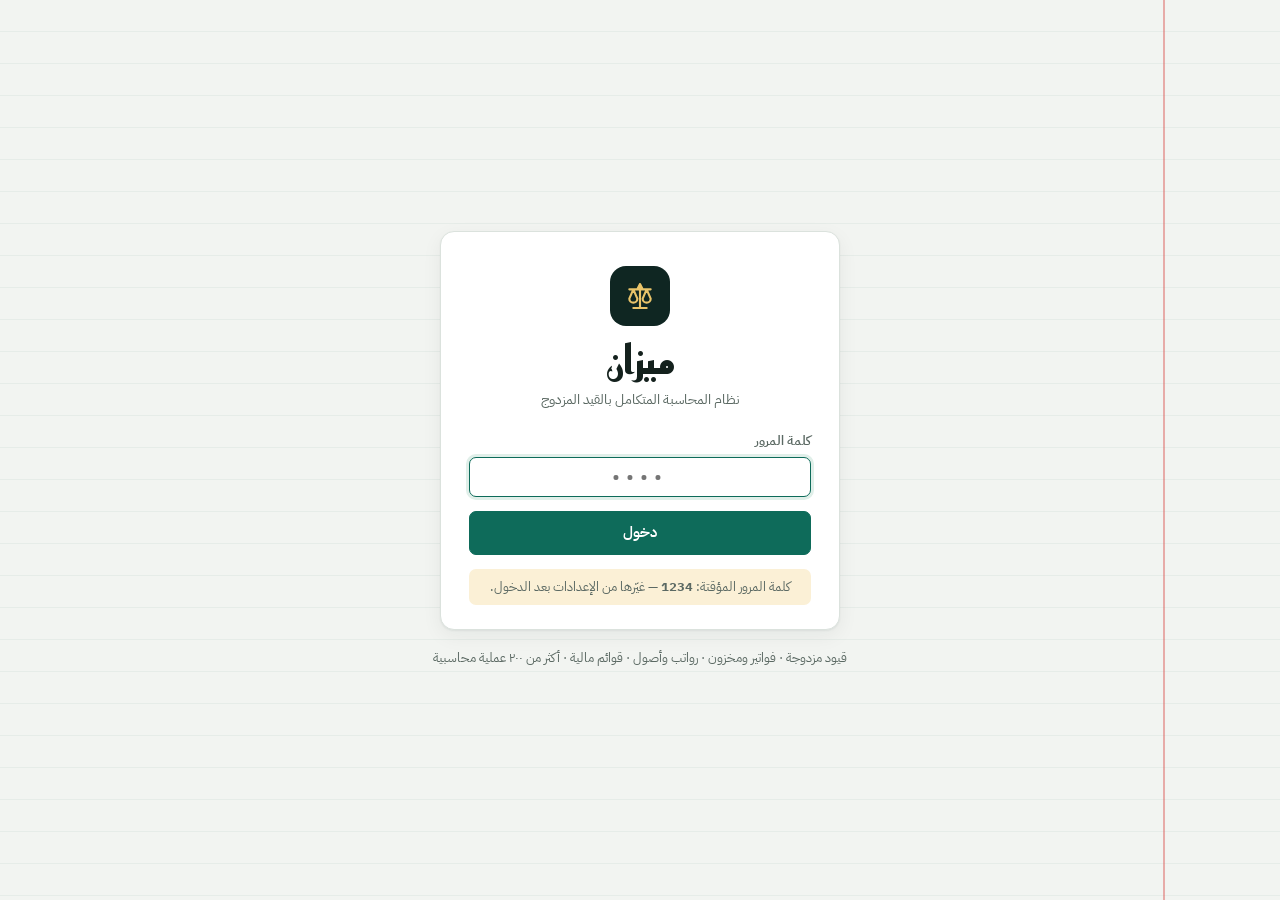
<file: index.html>
<!doctype html>
<html lang="ar" dir="rtl">
<head>
<meta charset="utf-8">
<meta name="viewport" content="width=device-width, initial-scale=1, viewport-fit=cover">
<title>ميزان المحاسبي</title>
<meta name="description" content="ميزان — نظام محاسبي عربي متكامل بالقيد المزدوج يضم أكثر من ٢٠٠ عملية محاسبية">
<meta name="theme-color" content="#0f2622">
<link rel="preconnect" href="https://fonts.googleapis.com">
<link rel="preconnect" href="https://fonts.gstatic.com" crossorigin>
<!--FONTS--><link rel="stylesheet" href="https://fonts.googleapis.com/css2?family=IBM+Plex+Sans+Arabic:wght@400;500;600;700&family=Reem+Kufi:wght@500;700&display=swap" media="print" onload="this.media='all'"><!--/FONTS-->
<link rel="stylesheet" href="assets/css/app.css">
</head>
<body>
<!--APP-->
<div id="login" class="login" hidden>
  <form class="login-card" id="loginForm" autocomplete="off" novalidate>
    <div class="brand-mark" aria-hidden="true"><i data-i="scale"></i></div>
    <h1 class="wordmark">ميزان</h1>
    <p class="login-sub">نظام المحاسبة المتكامل بالقيد المزدوج</p>
    <div id="loginCard" class="login-field">
      <label class="field"><span>كلمة المرور</span><input id="loginPass" type="password" inputmode="numeric" autocomplete="current-password" placeholder="••••"></label>
      <p class="login-err" id="loginErr" role="alert" hidden></p>
    </div>
    <button class="btn pri block" type="submit">دخول</button>
    <p class="login-hint" id="loginHint">كلمة المرور المؤقتة: <b dir="ltr">1234</b> — غيّرها من الإعدادات بعد الدخول.</p>
  </form>
  <p class="login-foot">قيود مزدوجة · فواتير ومخزون · رواتب وأصول · قوائم مالية · أكثر من ٢٠٠ عملية محاسبية</p>
</div>

<div id="app" class="app" hidden>
  <aside class="side" id="side">
    <div class="side-brand"><span class="brand-ic"><i data-i="scale"></i></span><div><b>ميزان</b><small id="sideCompany"></small></div></div>
    <nav class="nav" id="nav" aria-label="القائمة الرئيسية"></nav>
  </aside>
  <div class="scrim" id="scrim"></div>
  <div class="main-wrap">
    <header class="top">
      <button type="button" class="icon-btn menu-btn" id="menuBtn" aria-label="القائمة"><i data-i="menu"></i></button>
      <button type="button" class="search-trigger" id="searchBtn"><i data-i="search"></i><span>ابحث عن عملية أو صفحة…</span><kbd dir="ltr">Ctrl K</kbd></button>
      <div class="top-actions">
        <button type="button" class="icon-btn" id="themeBtn" title="تبديل المظهر" aria-label="تبديل المظهر"><i data-i="moon"></i></button>
        <button type="button" class="icon-btn" id="logoutBtn" title="تسجيل الخروج" aria-label="تسجيل الخروج"><i data-i="logout"></i></button>
      </div>
    </header>
    <div id="demoBar" class="demo-bar" hidden><span>تعرض الشاشات <b>بيانات تجريبية</b> لمؤسسة افتراضية لتوضيح عمل النظام.</span><button type="button" class="btn sm" id="demoClear">ابدأ بنظام فارغ</button></div>
    <main id="main" class="main"></main>
  </div>
</div>

<div id="modal" class="modal" hidden>
  <div class="modal-card" role="dialog" aria-modal="true" aria-labelledby="modalTitle">
    <header class="modal-head"><h3 id="modalTitle"></h3><button type="button" class="icon-btn" data-close aria-label="إغلاق"><i data-i="x"></i></button></header>
    <div class="modal-body" id="modalBody"></div>
  </div>
</div>
<div id="confirm" class="modal confirm" hidden>
  <div class="modal-card sm" role="alertdialog" aria-modal="true" aria-labelledby="confirmMsg">
    <p id="confirmMsg"></p>
    <div class="form-actions"><button type="button" id="confirmOk" class="btn danger">تأكيد</button><button type="button" id="confirmCancel" class="btn ghost">إلغاء</button></div>
  </div>
</div>
<div id="palette" class="palette" hidden>
  <div class="palette-card" role="dialog" aria-label="البحث في العمليات">
    <label class="pal-search"><i data-i="search"></i><input id="palInput" type="search" placeholder="ابحث في الصفحات والعمليات…" autocomplete="off"></label>
    <div id="palList" class="pal-list"></div>
    <div class="pal-foot"><span id="palCount"></span><span><kbd>↑</kbd><kbd>↓</kbd> للتنقل · <kbd>Enter</kbd> للتنفيذ · <kbd>Esc</kbd> للإغلاق</span></div>
  </div>
</div>
<div id="toasts" class="toasts" aria-live="polite"></div>
<!--/APP-->
<script src="assets/js/core.js" defer></script>
<script src="assets/js/ops.js" defer></script>
<script src="assets/js/pages.js" defer></script>
<script src="assets/js/app.js" defer></script>
</body>
</html>
</file>
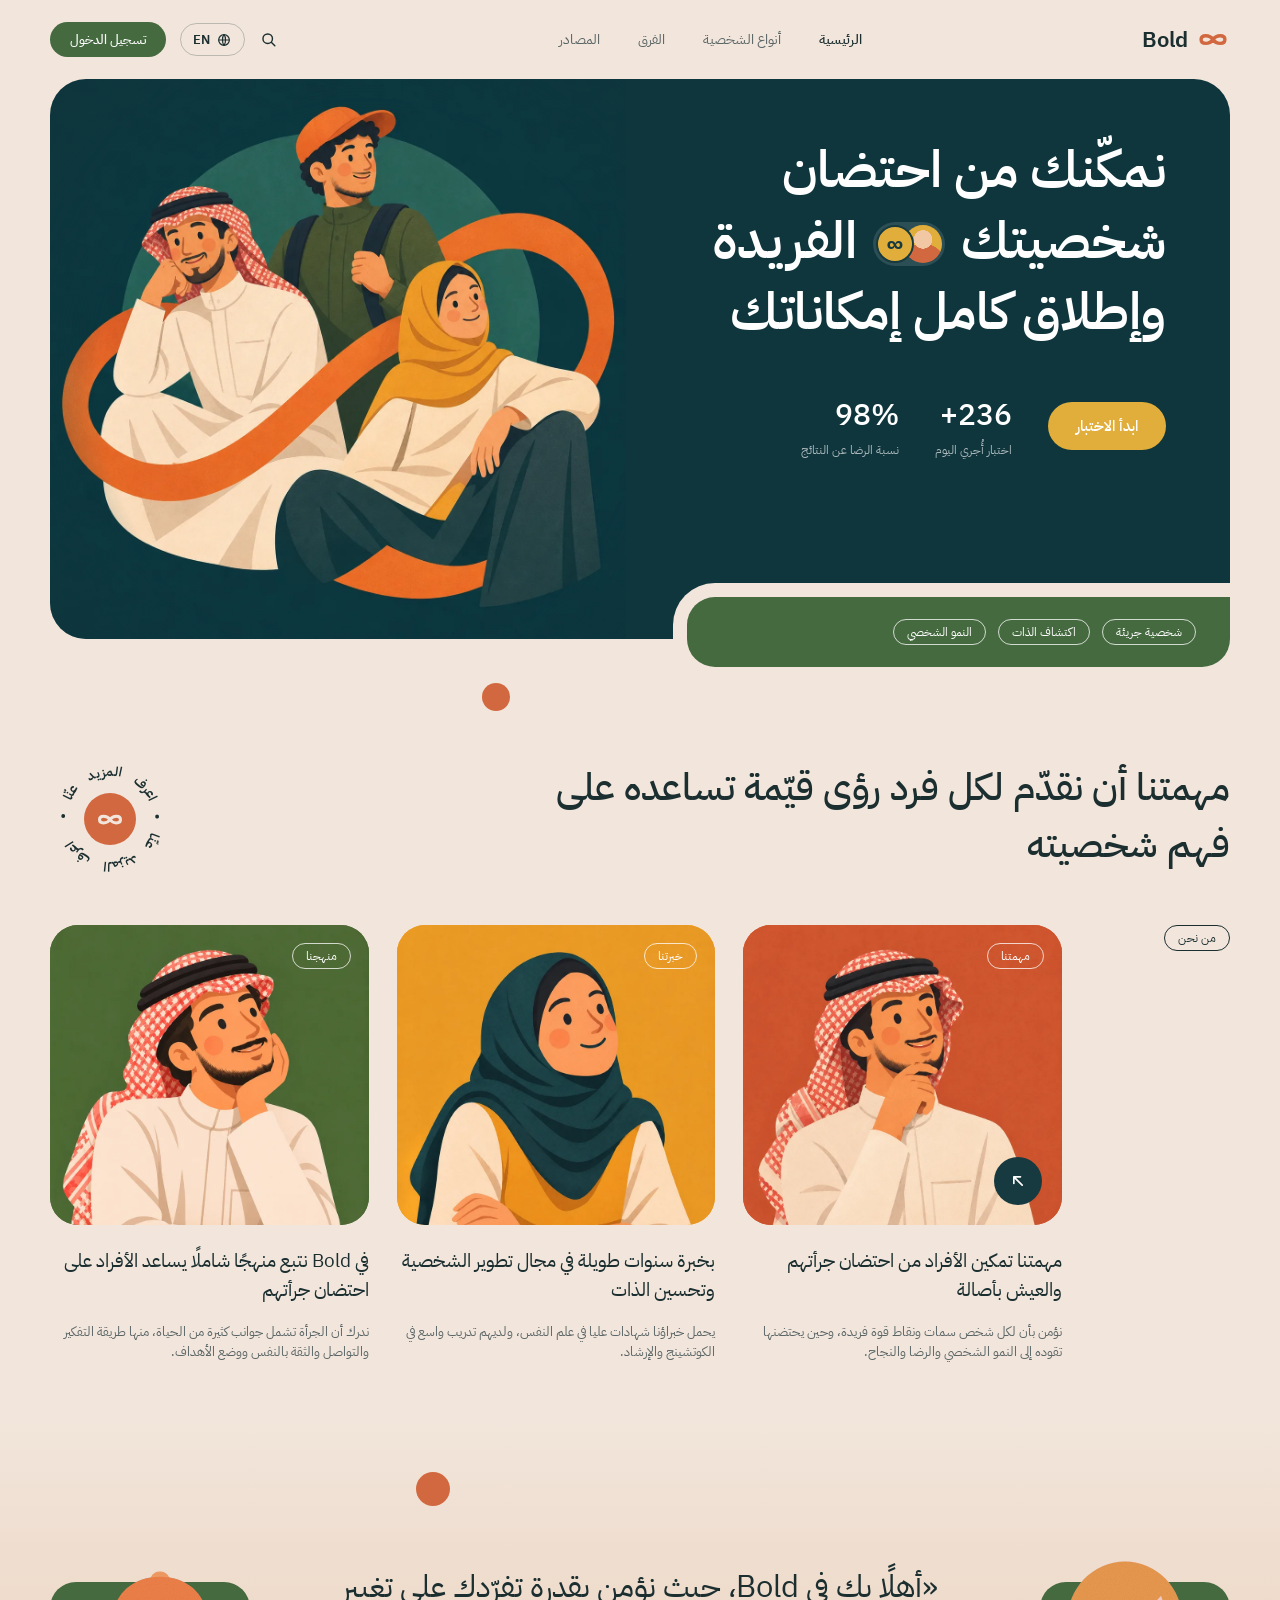
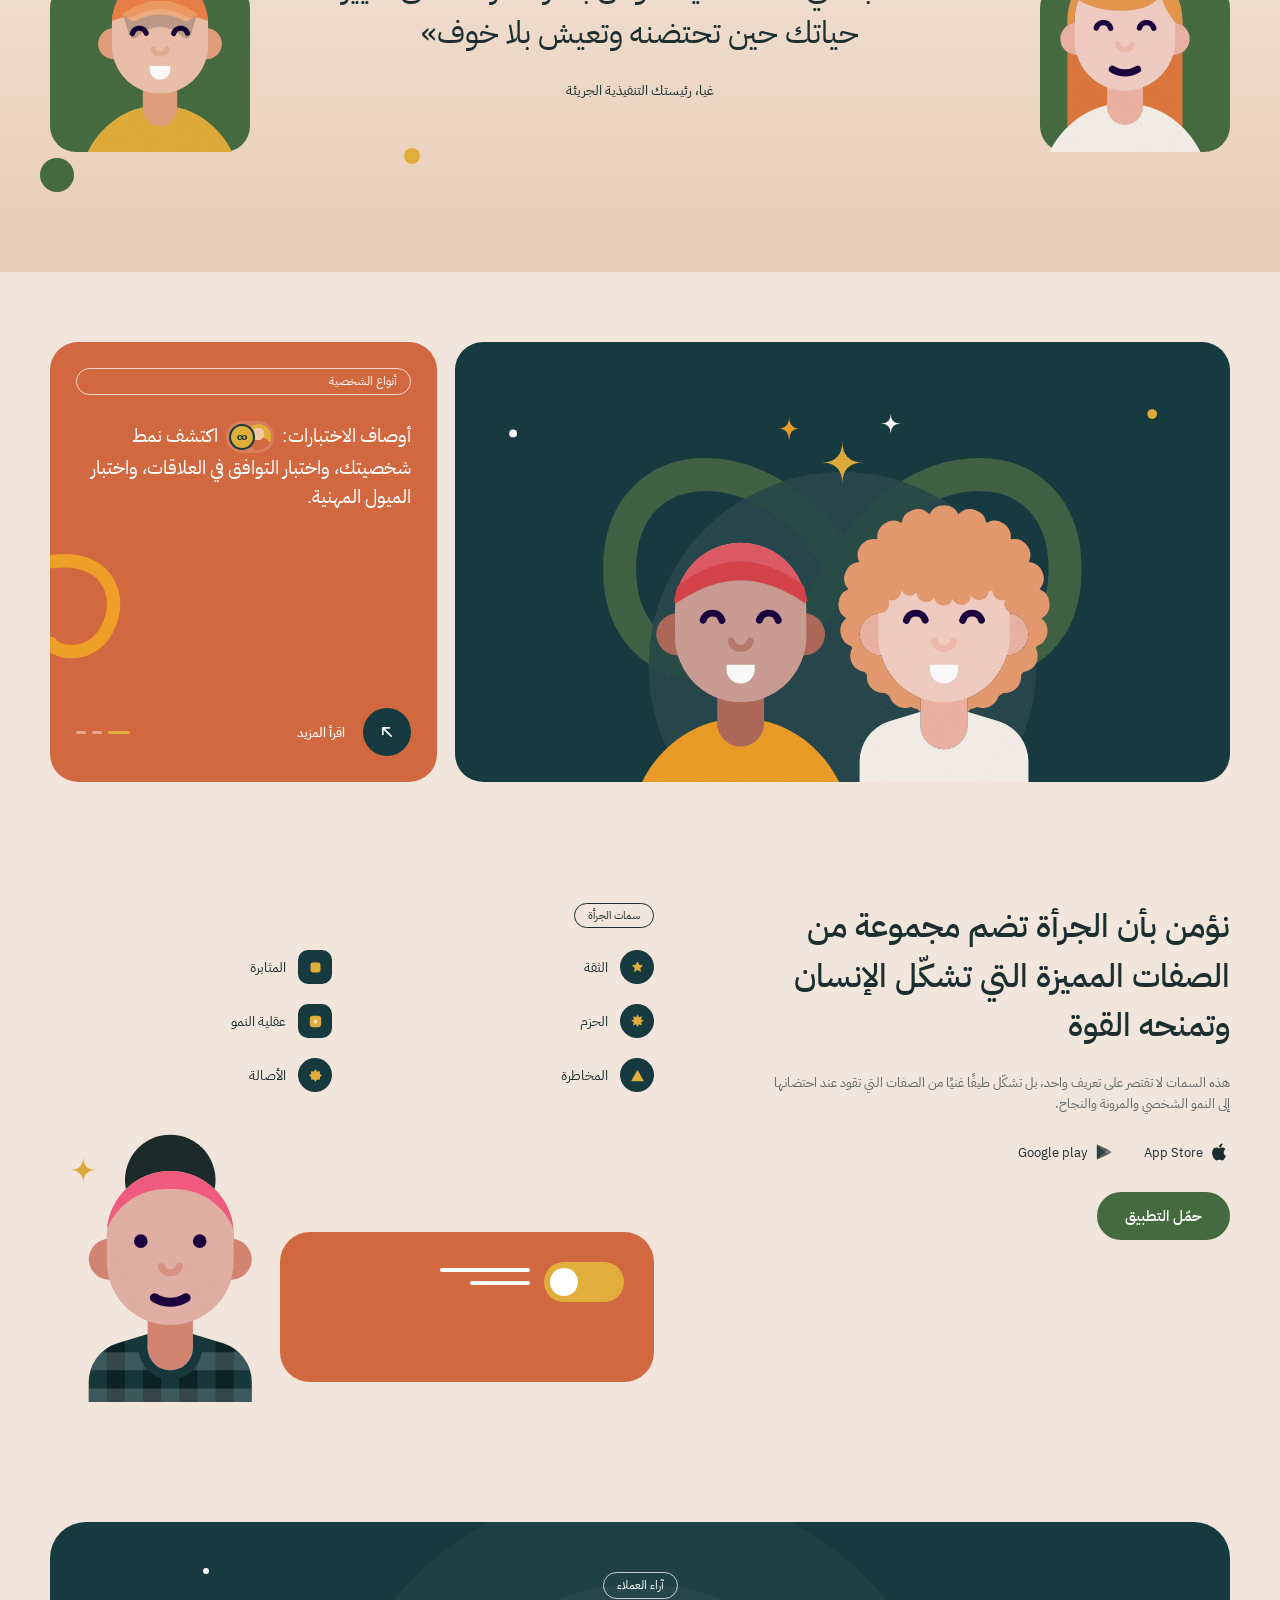
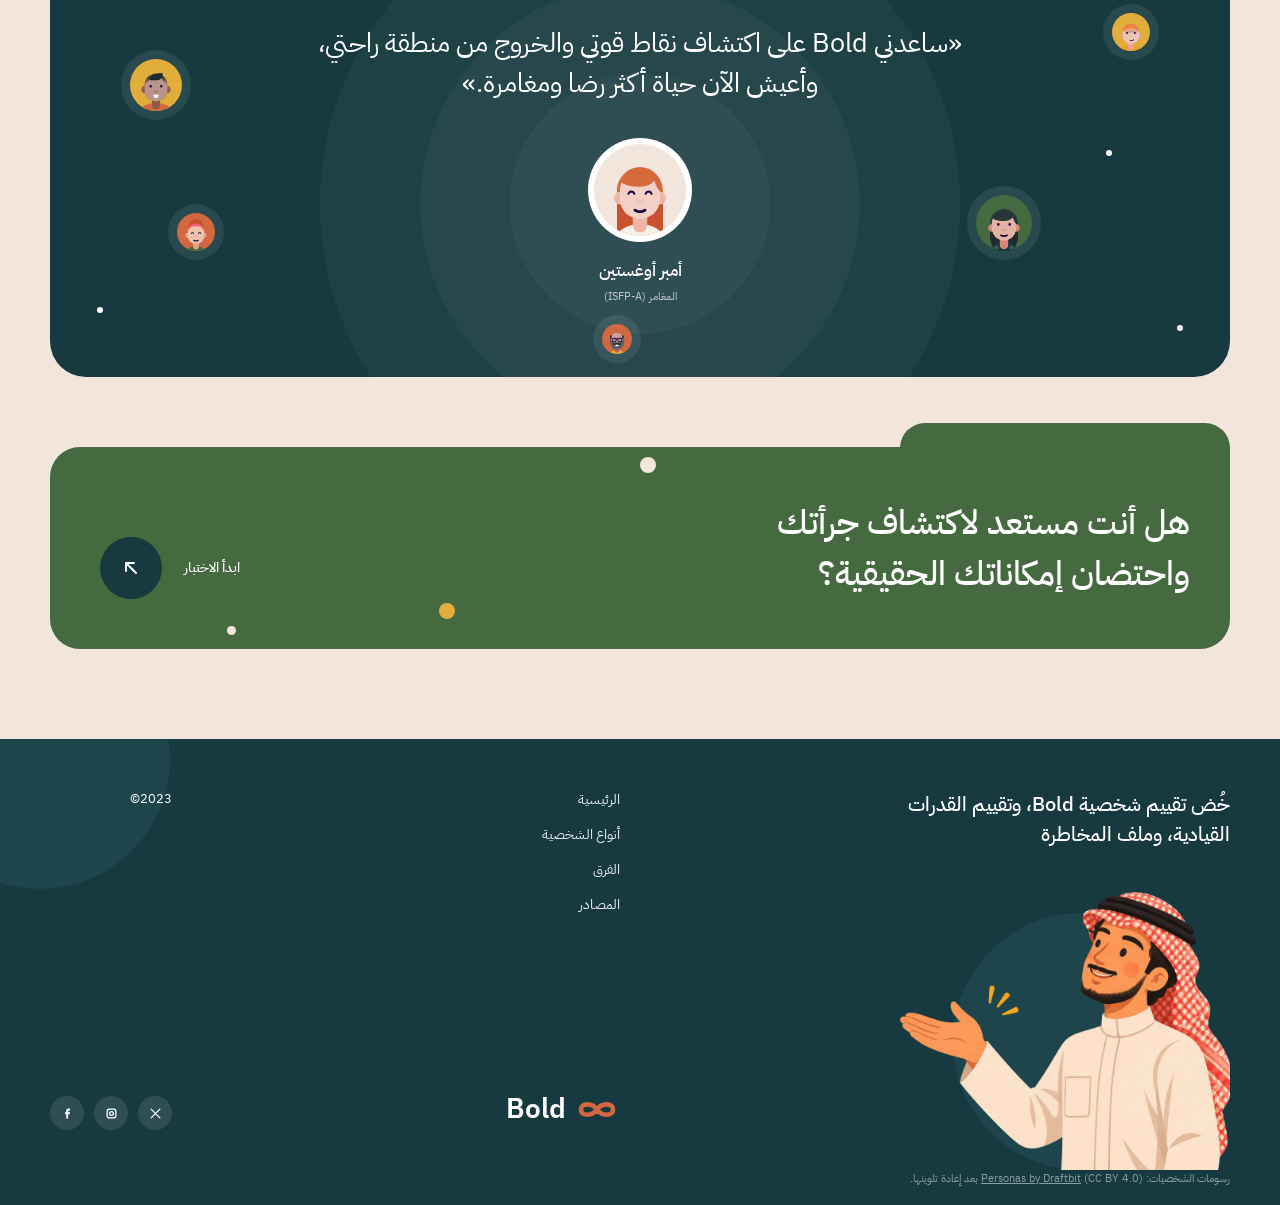
<file: bold/index.html>
<!DOCTYPE html>
<html lang="ar" dir="rtl">
<head>
  <meta charset="UTF-8" />
  <meta name="viewport" content="width=device-width, initial-scale=1.0" />
  <title>Bold — Embrace Your Personality</title>
  <meta name="description" content="Bold helps you discover your personality, embrace your uniqueness and unleash your full potential." />
  <link rel="preconnect" href="https://fonts.googleapis.com" />
  <link rel="preconnect" href="https://fonts.gstatic.com" crossorigin />
  <link href="https://fonts.googleapis.com/css2?family=Outfit:wght@300;400;500;600;700&family=IBM+Plex+Sans+Arabic:wght@300;400;500;600;700&display=swap" rel="stylesheet" />
  <link rel="stylesheet" href="style.css" />
  <link rel="icon" href="data:image/svg+xml,%3Csvg xmlns='http://www.w3.org/2000/svg' viewBox='0 0 40 20'%3E%3Cpath d='M20 10c-4-6-14-6-14 0s10 6 14 0 14-6 14 0-10 6-14 0z' fill='none' stroke='%23D9673F' stroke-width='4'/%3E%3C/svg%3E" />
</head>
<body>
  <!-- grain filter used by illustrations -->
  <svg width="0" height="0" style="position:absolute" aria-hidden="true">
    <filter id="grain">
      <feTurbulence type="fractalNoise" baseFrequency="0.9" numOctaves="2" stitchTiles="stitch" result="n" />
      <feColorMatrix in="n" type="saturate" values="0" result="g" />
      <feComponentTransfer in="g" result="g2"><feFuncA type="table" tableValues="0 0.22" /></feComponentTransfer>
      <feComposite in="g2" in2="SourceGraphic" operator="in" result="gc" />
      <feBlend in="SourceGraphic" in2="gc" mode="multiply" />
    </filter>
  </svg>

  <!-- ============ HEADER ============ -->
  <header class="nav container">
    <a href="#" class="logo" aria-label="Bold home">
      <svg viewBox="0 0 40 20" class="logo-mark"><path d="M20 10c-4-6-14-6-14 0s10 6 14 0 14-6 14 0-10 6-14 0z" /></svg>
      <span>Bold</span>
    </a>
    <nav class="nav-links" id="navLinks">
      <a href="#" class="active" data-i18n="home">Home</a>
      <a href="#types" data-i18n="types">Personality Types</a>
      <a href="#about" data-i18n="teams">Teams</a>
      <a href="#traits" data-i18n="resources">Resources</a>
    </nav>
    <div class="nav-actions">
      <button class="icon-btn" aria-label="Search">
        <svg viewBox="0 0 24 24"><circle cx="11" cy="11" r="6" /><path d="M20 20l-4.2-4.2" /></svg>
      </button>
      <button class="lang-btn" id="langBtn" aria-label="Switch language">
        <svg viewBox="0 0 24 24"><circle cx="12" cy="12" r="8" /><path d="M4 12h16M12 4c3 3 3 13 0 16M12 4c-3 3-3 13 0 16" /></svg>
        <span id="langLabel">EN</span>
      </button>
      <a href="#" class="btn btn-green btn-sm" data-i18n="login">Login</a>
      <button class="burger" id="burger" aria-label="Menu"><span></span><span></span></button>
    </div>
  </header>

  <!-- ============ HERO ============ -->
  <section class="container hero-wrap">
    <div class="hero">
      <div class="hero-text reveal">
        <h1 data-i18n="heroTitle">Where we empower you to embrace your unique <span class="pill-avatars"><i class="pa pa-1"></i><i class="pa pa-2">∞</i></span> personality and unleash your full potential</h1>
        <div class="hero-meta">
          <a href="#cta" class="btn btn-yellow" data-i18n="start">Start Test</a>
          <div class="stat"><strong data-count="236" data-suffix="+">0</strong><span data-i18n="stat1">Tests taken today</span></div>
          <div class="stat"><strong data-count="98" data-suffix="%">0</strong><span data-i18n="stat2">Results rated</span></div>
        </div>
      </div>
      <div class="hero-art" id="heroArt"></div>
    </div>
    <div class="hero-tags">
      <span class="tag tag-light" data-i18n="tag1">Bold personality</span>
      <span class="tag tag-light" data-i18n="tag2">Self-discovery</span>
      <span class="tag tag-light" data-i18n="tag3">Personal growth</span>
    </div>
    <span class="dot dot-orange hero-dot"></span>
  </section>

  <!-- ============ MISSION ============ -->
  <section class="container mission" id="about">
    <div class="mission-head">
      <h2 class="reveal" data-i18n="missionTitle">Our mission is to provide individuals with valuable insights into their personality</h2>
      <a href="#types" class="spin-badge" aria-label="See more about us">
        <svg viewBox="0 0 100 100">
          <defs><path id="circ" d="M50,50 m-36,0 a36,36 0 1,1 72,0 a36,36 0 1,1 -72,0" /></defs>
          <text><textPath href="#circ" textLength="222" lengthAdjust="spacing" data-i18n="badge">See More • About Us • See More • About Us •</textPath></text>
        </svg>
        <span class="spin-center"><svg viewBox="0 0 40 20"><path d="M20 10c-4-6-14-6-14 0s10 6 14 0 14-6 14 0-10 6-14 0z" /></svg></span>
      </a>
    </div>
    <div class="mission-grid">
      <span class="tag tag-outline about-tag" data-i18n="about">About Us</span>
      <article class="m-card reveal">
        <div class="m-img bg-terracotta photo-card" data-photo="mission"><span class="tag tag-light tag-on-img" data-i18n="m1tag">Our Mission</span>
          <a href="#" class="arrow-btn" aria-label="Read more"><svg viewBox="0 0 24 24"><path d="M7 17L17 7M9 7h8v8" /></svg></a>
        </div>
        <h3 data-i18n="m1h">Our mission is to empower individuals to embrace their boldness and live authentically</h3>
        <p data-i18n="m1p">We believe that everyone possesses unique traits and strengths that, when embraced, can lead to personal growth, fulfillment, and success.</p>
      </article>
      <article class="m-card reveal">
        <div class="m-img bg-mustard photo-card" data-photo="expertise"><span class="tag tag-light tag-on-img" data-i18n="m2tag">Our Expertise</span></div>
        <h3 data-i18n="m2h">With years of experience in the field of personality development and self-improvement</h3>
        <p data-i18n="m2p">Our professionals hold advanced degrees in psychology and have extensive training in coaching and counseling.</p>
      </article>
      <article class="m-card reveal">
        <div class="m-img bg-green photo-card" data-photo="approach"><span class="tag tag-light tag-on-img" data-i18n="m3tag">Our Approach</span></div>
        <h3 data-i18n="m3h">At Bold, we take a holistic approach to help individuals embrace their boldness</h3>
        <p data-i18n="m3p">We understand that boldness encompasses various aspects of life, including mindset, communication, self-confidence, and goal-setting.</p>
      </article>
    </div>
  </section>

  <!-- ============ QUOTE ============ -->
  <section class="quote-sec">
    <div class="container quote">
      <span class="dot dot-orange q-dot1"></span>
      <span class="dot dot-green q-dot2"></span>
      <span class="dot dot-mustard q-dot3 small"></span>
      <div class="q-portrait q-left reveal" data-person="ceo"></div>
      <blockquote class="reveal">
        <p data-i18n="quote">“Welcome to Bold, where we believe in the transformative power of embracing your uniqueness and living fearlessly”</p>
        <cite data-i18n="cite">Ghea, your bold CEO</cite>
      </blockquote>
      <div class="q-portrait q-right reveal" data-person="cap"></div>
    </div>
  </section>

  <!-- ============ TYPES ============ -->
  <section class="container types" id="types">
    <div class="types-art reveal" id="hifive"></div>
    <div class="types-card reveal">
      <span class="tag tag-light" data-i18n="types">Personality Types</span>
      <div class="types-slides">
        <h3 class="types-slide active" data-i18n="slide1">Test Descriptions: <span class="pill-avatars sm"><i class="pa pa-1"></i><i class="pa pa-2">∞</i></span> Discover Your Personality Type, Relationship Compatibility Test, Career Aptitude Test.</h3>
        <h3 class="types-slide" data-i18n="slide2">Leadership Potential Assessment: find out how you inspire, decide and guide the people around you.</h3>
        <h3 class="types-slide" data-i18n="slide3">Risk-Taking Profile: understand how comfortable you are with uncertainty and bold moves.</h3>
      </div>
      <svg class="types-swirl" viewBox="0 0 120 160"><path d="M110 20 C40 10 20 70 50 110 C70 135 105 130 112 118" /></svg>
      <div class="types-foot">
        <a href="#" class="arrow-btn dark" aria-label="Open"><svg viewBox="0 0 24 24"><path d="M7 17L17 7M9 7h8v8" /></svg></a>
        <a href="#" class="read-more" data-i18n="readMore">Read More</a>
        <div class="slide-dots" id="slideDots"><button class="on"></button><button></button><button></button></div>
      </div>
    </div>
  </section>

  <!-- ============ TRAITS ============ -->
  <section class="container traits" id="traits">
    <div class="traits-text reveal">
      <h2 data-i18n="traitsTitle">We believe that boldness encompasses a range of distinct characteristics that define and empower individuals</h2>
      <p data-i18n="traitsP">These bold traits are not limited to a single definition but form a vibrant spectrum of qualities that, when embraced, can lead to personal growth, resilience, and success.</p>
      <div class="stores">
        <a href="#"><svg viewBox="0 0 24 24"><path d="M16.4 12.6c0-2.6 2.1-3.8 2.2-3.9-1.2-1.8-3.1-2-3.7-2-1.6-.2-3.1.9-3.9.9-.8 0-2-.9-3.4-.9-1.7 0-3.3 1-4.2 2.6-1.8 3.1-.5 7.7 1.3 10.2.9 1.2 1.9 2.6 3.2 2.6 1.3-.1 1.8-.8 3.3-.8 1.6 0 2 .8 3.4.8 1.4 0 2.3-1.3 3.1-2.5 1-1.4 1.4-2.8 1.4-2.9-.1 0-2.7-1-2.7-4.1zM13.9 5c.7-.9 1.2-2 1.1-3.2-1 0-2.3.7-3 1.6-.7.8-1.2 2-1.1 3.1 1.1.1 2.3-.6 3-1.5z" fill="currentColor"/></svg> App Store</a>
        <a href="#"><svg viewBox="0 0 24 24"><path d="M4 3l10 9-10 9c-.4-.2-.6-.6-.6-1.1V4.1c0-.5.2-.9.6-1.1z" fill="currentColor" opacity=".9"/><path d="M14 12l3-2.7 3.4 2c.8.4.8 1.2 0 1.6l-3.4 2L14 12z" fill="currentColor" opacity=".6"/><path d="M4 3l13 6.3L14 12 4 3zM4 21l10-9 3 2.7L4 21z" fill="currentColor" opacity=".75"/></svg> Google play</a>
      </div>
      <a href="#" class="btn btn-green" data-i18n="download">Download the App</a>
    </div>
    <div class="traits-side">
      <span class="tag tag-outline" data-i18n="boldTraits">Bold Traits</span>
      <ul class="trait-list">
        <li><i class="ti"><svg viewBox="0 0 24 24"><path d="M12 3l2.4 5 5.6.8-4 3.9.9 5.5-4.9-2.6-4.9 2.6.9-5.5-4-3.9 5.6-.8z"/></svg></i><span data-i18n="t1">Confidence</span></li>
        <li><i class="ti sq"><svg viewBox="0 0 24 24"><rect x="5" y="5" width="14" height="14" rx="3"/></svg></i><span data-i18n="t2">Perseverance</span></li>
        <li><i class="ti"><svg viewBox="0 0 24 24"><path d="M12 2l2 4 4.5-1.5L17 9l4 2-4 2 1.5 4.5L14 16l-2 4-2-4-4.5 1.5L7 13l-4-2 4-2-1.5-4.5L10 6z"/></svg></i><span data-i18n="t3">Assertiveness</span></li>
        <li><i class="ti sq"><svg viewBox="0 0 24 24"><rect x="4" y="4" width="16" height="16" rx="4"/><path d="M9 12h6M12 9v6" stroke="#F2E6DC" stroke-width="2"/></svg></i><span data-i18n="t4">Growth Mindset</span></li>
        <li><i class="ti"><svg viewBox="0 0 24 24"><path d="M12 4l9 16H3z"/></svg></i><span data-i18n="t5">Risk-Taking</span></li>
        <li><i class="ti"><svg viewBox="0 0 24 24"><path d="M12 3l2.2 3.2L18 6l.4 3.8L21 12l-2.6 2.2L18 18l-3.8-.2L12 21l-2.2-3.2L6 18l-.4-3.8L3 12l2.6-2.2L6 6l3.8.2z"/></svg></i><span data-i18n="t6">Authenticity</span></li>
      </ul>
      <div class="lounge reveal">
        <div class="lounge-card">
          <span class="toggle"></span>
          <span class="lines"><i></i><i></i></span>
        </div>
        <div class="lounge-person" id="lounge"></div>
      </div>
    </div>
  </section>

  <!-- ============ TESTIMONIAL ============ -->
  <section class="container">
    <div class="testi reveal">
      <div class="rings"><i></i><i></i><i></i></div>
      <span class="tag tag-light" data-i18n="testimonial">Testimonial</span>
      <p class="testi-quote" id="testiQuote">"Bold helped me recognize my strengths and step outside my comfort zone. I'm now living a more fulfilling and adventurous life."</p>
      <div class="testi-avatar" id="testiAvatar"></div>
      <h4 id="testiName">Amber Augustin</h4>
      <small id="testiRole">Adventurer (ISFP-A)</small>
      <button class="orbit o1" data-i="1" aria-label="Show testimonial 2"></button>
      <button class="orbit o2" data-i="2" aria-label="Show testimonial 3"></button>
      <button class="orbit o3" data-i="3" aria-label="Show testimonial 4"></button>
      <button class="orbit o4" data-i="4" aria-label="Show testimonial 5"></button>
      <button class="orbit o5" data-i="5" aria-label="Show testimonial 6"></button>
      <span class="star s1"></span><span class="star s2"></span><span class="star s3"></span><span class="star s4"></span>
    </div>
  </section>

  <!-- ============ CTA ============ -->
  <section class="container" id="cta">
    <div class="cta reveal">
      <span class="dot dot-cream c1 small"></span>
      <span class="dot dot-mustard c2 small"></span>
      <span class="dot dot-cream c3 tiny"></span>
      <h2 data-i18n="ctaTitle">Are you ready to uncover your boldness and embrace your true potential?</h2>
      <div class="cta-actions">
        <a href="#" class="cta-link" data-i18n="start">Start Test</a>
        <a href="#" class="arrow-btn dark big" aria-label="Start test"><svg viewBox="0 0 24 24"><path d="M7 17L17 7M9 7h8v8" /></svg></a>
      </div>
    </div>
  </section>

  <!-- ============ FOOTER ============ -->
  <footer class="footer">
    <div class="container footer-in">
      <div class="f-left">
        <h3 data-i18n="footTitle">Take our Bold Personality Assessment, Leadership Potential Assessment, and Risk-Taking Profile</h3>
        <div class="f-person photo-card" data-photo="footer"></div>
      </div>
      <div class="f-right">
        <ul class="f-links">
          <li><a href="#" data-i18n="home">Home</a></li>
          <li><a href="#types" data-i18n="types">Personality Types</a></li>
          <li><a href="#about" data-i18n="teams">Teams</a></li>
          <li><a href="#traits" data-i18n="resources">Resources</a></li>
        </ul>
        <span class="f-year">2023©</span>
        <a href="#" class="logo logo-light"><svg viewBox="0 0 40 20" class="logo-mark"><path d="M20 10c-4-6-14-6-14 0s10 6 14 0 14-6 14 0-10 6-14 0z" /></svg><span>Bold</span></a>
        <div class="socials">
          <a href="#" aria-label="X"><svg viewBox="0 0 24 24"><path d="M5 5l14 14M19 5L5 19"/></svg></a>
          <a href="#" aria-label="Instagram"><svg viewBox="0 0 24 24"><rect x="5" y="5" width="14" height="14" rx="4"/><circle cx="12" cy="12" r="3"/></svg></a>
          <a href="#" aria-label="Facebook"><svg viewBox="0 0 24 24"><path d="M14 7h2V4h-2.5C11 4 10 5.6 10 8v2H8v3h2v7h3v-7h2.5l.5-3h-3V8.3c0-.8.3-1.3 1-1.3z" fill="currentColor" stroke="none"/></svg></a>
        </div>
      </div>
    </div>
    <p class="credit container" data-i18n="credit">Character illustrations: <a href="https://personas.draftbit.com/" target="_blank" rel="noopener">Personas by Draftbit</a> (CC BY 4.0), recoloured.</p>
  </footer>

  <script src="script.js"></script>
</body>
</html>
</file>
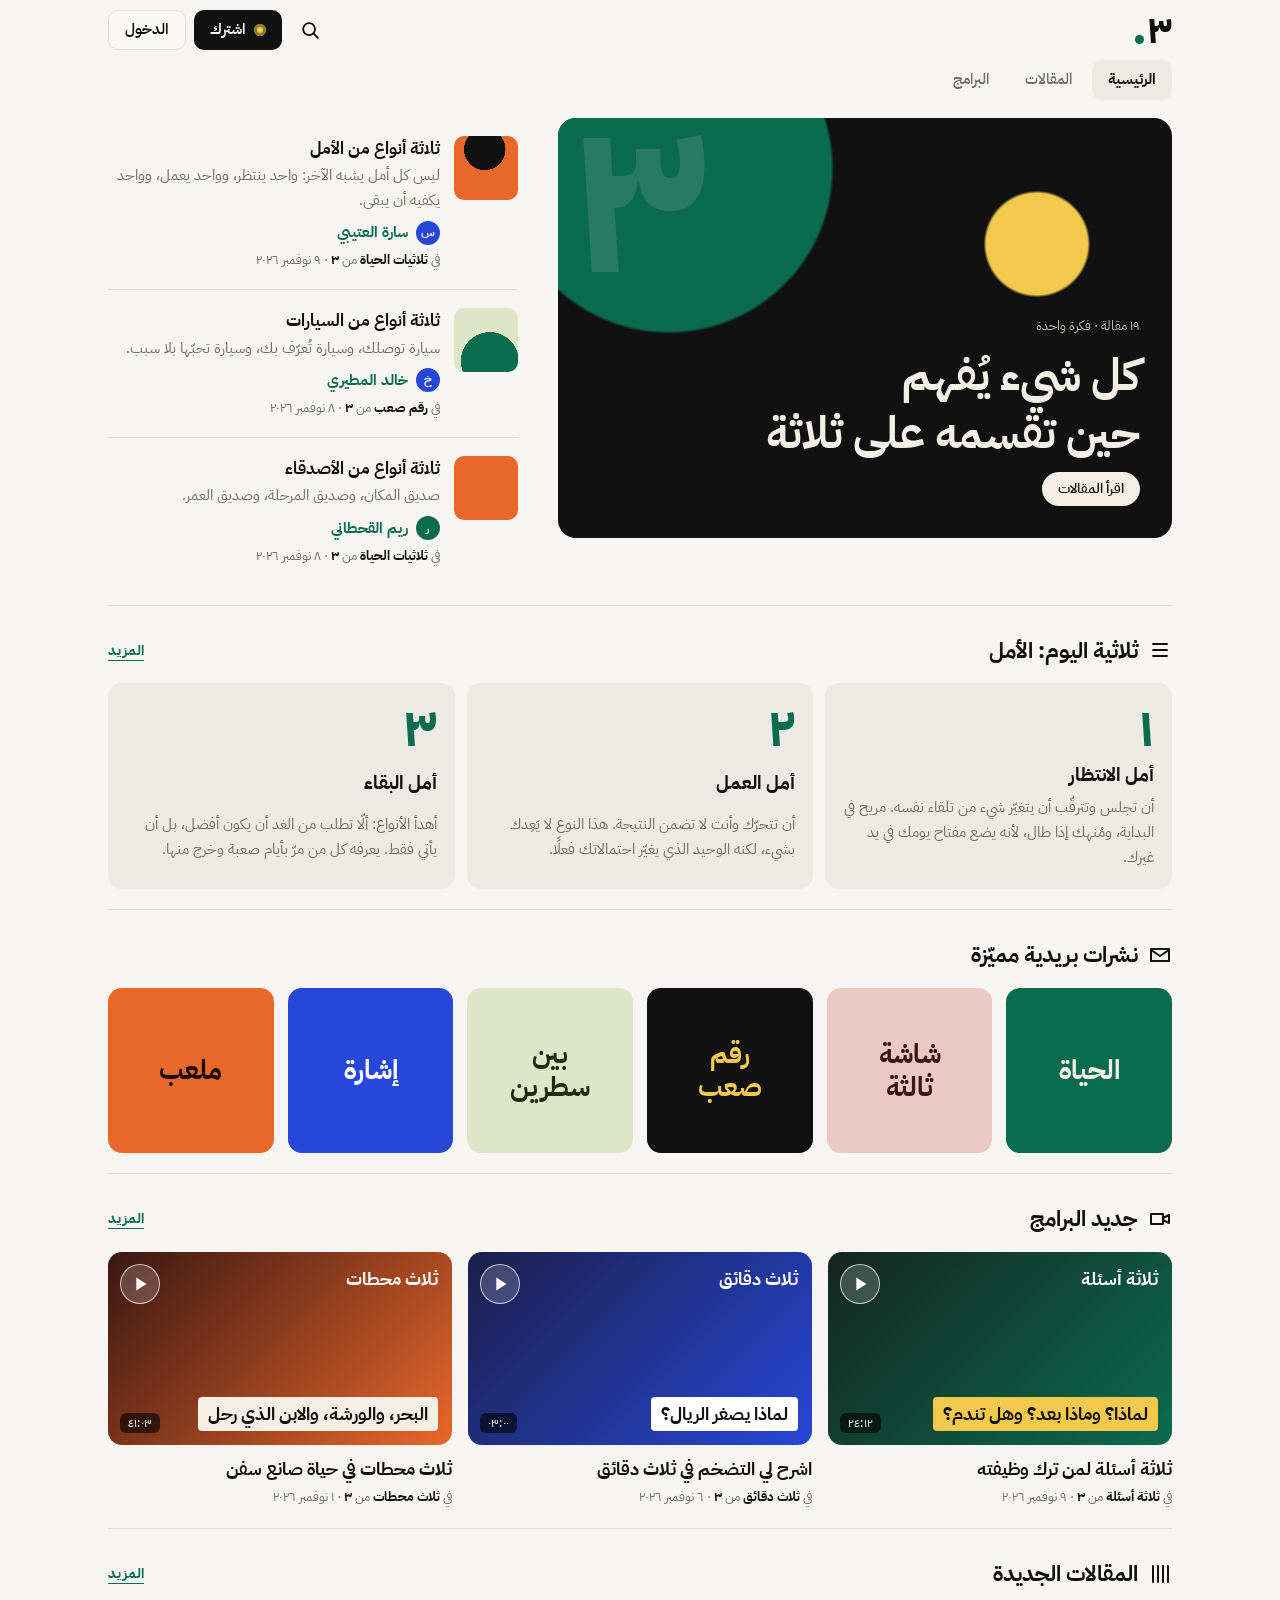
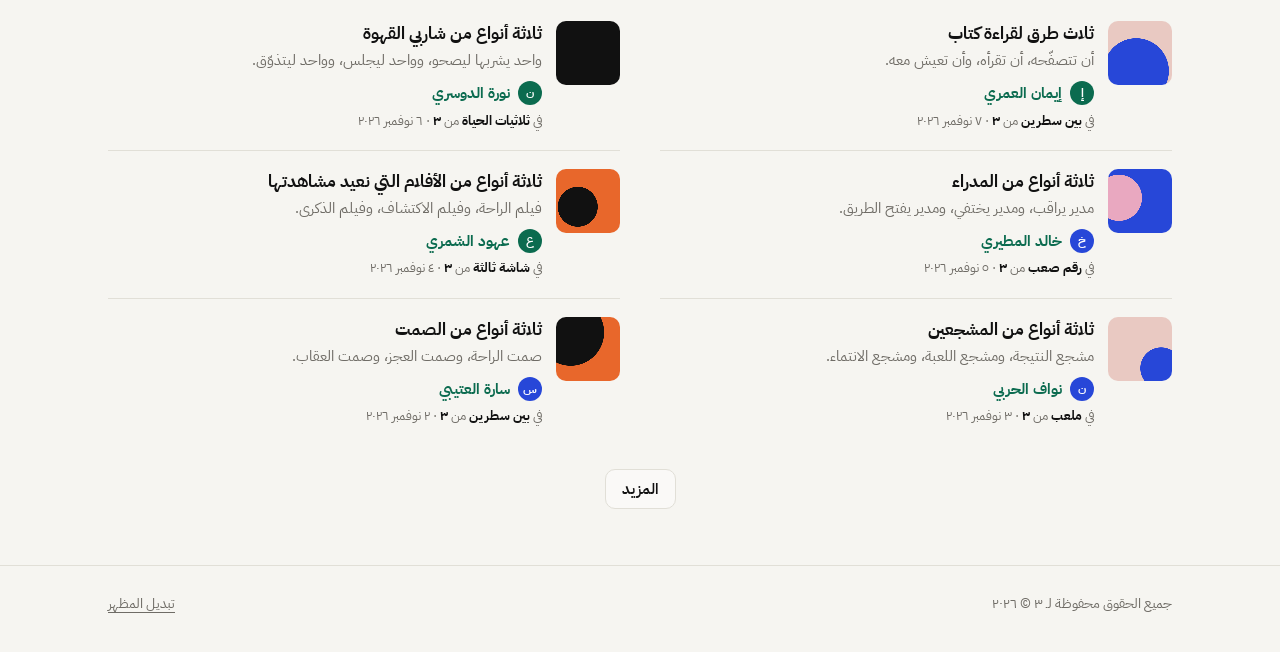
<file: thalatha/index.html>
<!doctype html>
<html lang="ar" dir="rtl">
<head>
  <meta charset="utf-8">
  <meta name="viewport" content="width=device-width, initial-scale=1">
  <title>٣</title>
  <meta name="description" content="٣ — كل مقالة عن ثلاثة أشياء: ثلاثة أنواع من الأمل، من السيارات، من الأصدقاء…">
  <link rel="icon" href="data:image/svg+xml,%3Csvg xmlns='http://www.w3.org/2000/svg' viewBox='0 0 64 64'%3E%3Crect width='64' height='64' rx='14' fill='%23111'/%3E%3Ctext x='32' y='47' font-size='44' font-weight='700' text-anchor='middle' fill='%23fff' font-family='Tahoma,Arial'%3E٣%3C/text%3E%3C/svg%3E">
  <link rel="preconnect" href="https://fonts.googleapis.com">
  <link rel="preconnect" href="https://fonts.gstatic.com" crossorigin>
  <link href="https://fonts.googleapis.com/css2?family=IBM+Plex+Sans+Arabic:wght@400;500;600;700&display=swap" rel="stylesheet">
  <link rel="stylesheet" href="css/style.css">
  <script>
    (function () {
      try {
        var t = localStorage.getItem('thalatha-theme');
        if (t) document.documentElement.setAttribute('data-theme', t);
      } catch (e) {}
    })();
  </script>
</head>
<body>
  <div class="read-bar" id="readBar" hidden></div>
  <a class="skip" href="#app">تخطَّ إلى المحتوى</a>

  <header class="site-header">
    <div class="wrap">
      <div class="topbar">
        <a class="logo" href="#/" aria-label="٣ — الرئيسية">
          <span class="logo-num">٣</span><span class="logo-dot"></span>
        </a>
        <div class="top-actions">
          <button class="icon-btn" type="button" id="searchBtn" aria-label="بحث">
            <svg viewBox="0 0 24 24" width="22" height="22" aria-hidden="true"><circle cx="11" cy="11" r="6.5" fill="none" stroke="currentColor" stroke-width="2"/><path d="M16 16l4.5 4.5" stroke="currentColor" stroke-width="2" stroke-linecap="round"/></svg>
          </button>
          <button class="btn btn-dark" type="button" data-open="subscribe"><span class="badge"></span>اشترك</button>
          <button class="btn btn-line" type="button" data-open="login">الدخول</button>
        </div>
      </div>
      <nav class="tabs" aria-label="الأقسام">
        <a href="#/" data-tab="home">الرئيسية</a>
        <a href="#/articles" data-tab="articles">المقالات</a>
        <a href="#/programs" data-tab="programs">البرامج</a>
      </nav>
    </div>
  </header>

  <main id="app" class="wrap" tabindex="-1"></main>

  <footer class="site-footer">
    <div class="wrap footer-row">
      <span>جميع الحقوق محفوظة لـ ٣ © <span id="year"></span></span>
      <button class="theme-btn" type="button" id="themeToggle">تبديل المظهر</button>
    </div>
  </footer>

  <!-- البحث -->
  <dialog class="sheet search-sheet" id="dlg-search" aria-label="بحث">
    <div class="search-bar">
      <svg viewBox="0 0 24 24" width="22" height="22" aria-hidden="true"><circle cx="11" cy="11" r="6.5" fill="none" stroke="currentColor" stroke-width="2"/><path d="M16 16l4.5 4.5" stroke="currentColor" stroke-width="2" stroke-linecap="round"/></svg>
      <input id="searchInput" type="search" placeholder="ابحث في المقالات…" autocomplete="off">
      <button class="btn btn-line" type="button" data-close>إغلاق</button>
    </div>
    <div class="list" id="searchResults"></div>
  </dialog>

  <!-- الاشتراك -->
  <dialog class="sheet" id="dlg-subscribe" aria-labelledby="subTitle">
    <button class="x" type="button" data-close aria-label="إغلاق">×</button>
    <h2 id="subTitle">اشترك في ٣</h2>
    <p class="muted">تصلك ثلاثية جديدة في بريدك، مجانًا.</p>
    <form class="form" data-form="subscribe" novalidate>
      <label for="subEmail">البريد الإلكتروني</label>
      <input id="subEmail" name="email" type="email" dir="ltr" placeholder="name@example.com" autocomplete="email">
      <button class="btn btn-dark btn-block" type="submit">اشترك</button>
      <p class="form-msg" role="status" aria-live="polite"></p>
    </form>
  </dialog>

  <!-- الدخول -->
  <dialog class="sheet" id="dlg-login" aria-labelledby="loginTitle">
    <button class="x" type="button" data-close aria-label="إغلاق">×</button>
    <h2 id="loginTitle">الدخول</h2>
    <p class="muted">نرسل لك رابط دخول إلى بريدك، بلا كلمة مرور.</p>
    <form class="form" data-form="login" novalidate>
      <label for="loginEmail">البريد الإلكتروني</label>
      <input id="loginEmail" name="email" type="email" dir="ltr" placeholder="name@example.com" autocomplete="email">
      <button class="btn btn-dark btn-block" type="submit">أرسل الرابط</button>
      <p class="form-msg" role="status" aria-live="polite"></p>
    </form>
  </dialog>

  <script src="js/data.js"></script>
  <script src="js/main.js"></script>
</body>
</html>
</file>
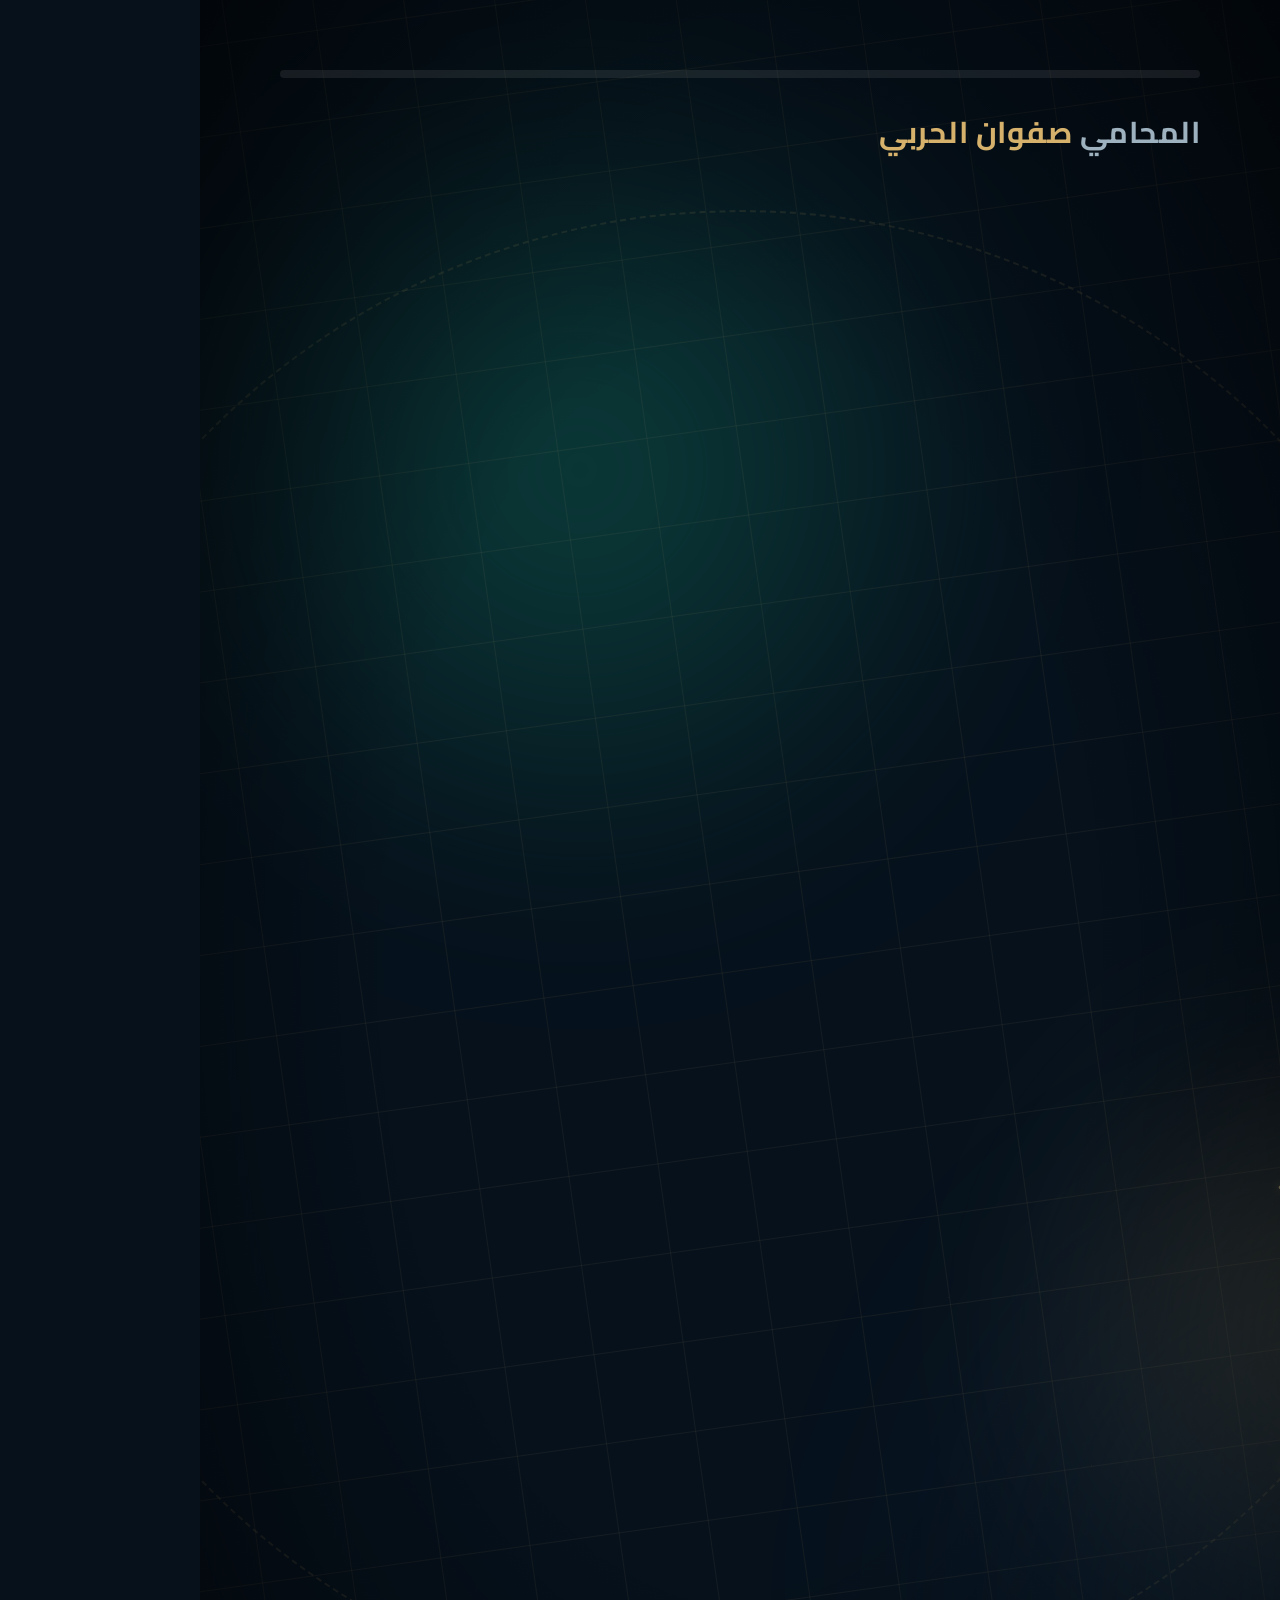
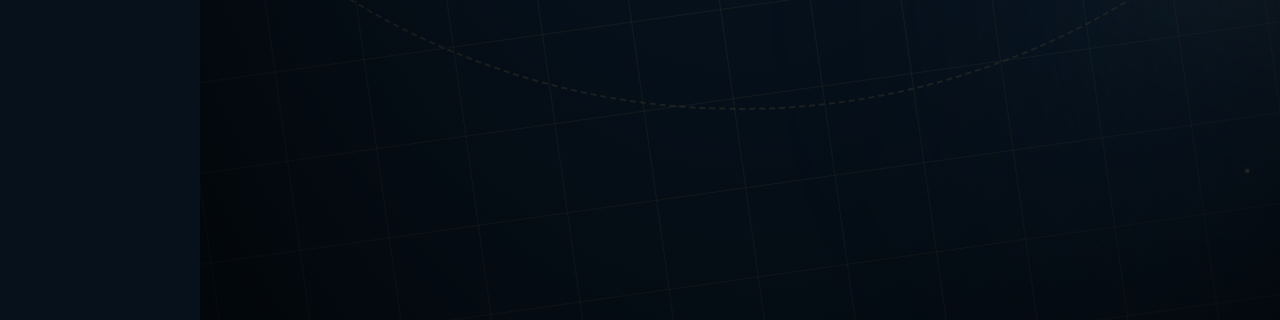
<file: video-ahwal/index.html>
<!doctype html>
<html lang="ar" dir="rtl">
<head>
<meta charset="utf-8">
<title>الأحوال الشخصية</title>
<style>
@font-face{font-family:Cairo;src:url(fonts/cairo-400.ttf);font-weight:400}
@font-face{font-family:Cairo;src:url(fonts/cairo-700.ttf);font-weight:700}
@font-face{font-family:Cairo;src:url(fonts/cairo-900.ttf);font-weight:900}
@font-face{font-family:Kufi;src:url(fonts/reemkufi-700.ttf);font-weight:700}
:root{
  --bg:#06111c; --navy:#0b2236; --emer:#0e5a4c; --gold:#d6b16c; --gold2:#f4d999;
  --cream:#f6f0e3; --muted:#9db1bf;
}
*{box-sizing:border-box;margin:0;padding:0}
html,body{width:1080px;height:1920px;overflow:hidden;background:var(--bg)}
body{font-family:Cairo,sans-serif;color:var(--cream);position:relative}
#stage{position:absolute;inset:0;overflow:hidden}

/* ---------- background ---------- */
.blob{position:absolute;border-radius:50%;filter:blur(90px);opacity:.55}
#b1{width:900px;height:900px;background:radial-gradient(circle,#11695a 0%,transparent 70%)}
#b2{width:1000px;height:1000px;background:radial-gradient(circle,#173a5c 0%,transparent 70%)}
#b3{width:700px;height:700px;background:radial-gradient(circle,rgba(214,177,108,.45) 0%,transparent 70%)}
#grid{position:absolute;inset:-200px;background-image:
  linear-gradient(rgba(214,177,108,.07) 1px,transparent 1px),
  linear-gradient(90deg,rgba(214,177,108,.07) 1px,transparent 1px);
  background-size:90px 90px}
#vignette{position:absolute;inset:0;background:radial-gradient(ellipse at center,transparent 45%,rgba(0,0,0,.65) 100%)}
.pt{position:absolute;width:6px;height:6px;border-radius:50%;background:var(--gold2);box-shadow:0 0 12px var(--gold)}
#ring{position:absolute;left:50%;top:50%;width:1500px;height:1500px;margin:-750px 0 0 -750px;border-radius:50%;
  border:2px dashed rgba(214,177,108,.12)}

/* ---------- chrome ---------- */
#bar{position:absolute;top:70px;right:80px;left:80px;height:8px;border-radius:8px;background:rgba(255,255,255,.08);overflow:hidden;z-index:20}
#barfill{position:absolute;top:0;right:0;height:100%;background:linear-gradient(270deg,var(--gold),var(--gold2));border-radius:8px}
#brand{position:absolute;top:104px;right:80px;font-size:30px;font-weight:700;color:var(--muted);z-index:20;letter-spacing:.5px}
#brand b{color:var(--gold)}

/* ---------- scenes ---------- */
.scene{position:absolute;inset:0;display:none;flex-direction:column;align-items:center;justify-content:center;
  padding:200px 80px 330px;text-align:center;transform-origin:50% 50%}
[data-a]{will-change:transform,opacity}
.gold{background:linear-gradient(100deg,var(--gold) 0%,var(--gold2) 25%,#fff6dc 32%,var(--gold2) 40%,var(--gold) 70%);
  background-size:300% 100%;-webkit-background-clip:text;background-clip:text;color:transparent}
.small{font-size:58px;font-weight:700;color:var(--muted)}
.huge{font-size:132px;font-weight:900;line-height:1.15}
.big{font-size:112px;font-weight:900;line-height:1.2}
.mid{font-size:70px;font-weight:900;line-height:1.3}
.txt{font-size:50px;font-weight:700;line-height:1.5}

.iconwrap{width:250px;height:250px;border-radius:50%;display:flex;align-items:center;justify-content:center;
  background:radial-gradient(circle,rgba(214,177,108,.18),rgba(214,177,108,.02) 70%);
  border:2px solid rgba(214,177,108,.35);box-shadow:0 0 80px rgba(214,177,108,.18);margin-bottom:40px;position:relative}
.iconwrap svg{width:150px;height:150px;overflow:visible}
.iconwrap svg *{fill:none;stroke:var(--gold2);stroke-width:5;stroke-linecap:round;stroke-linejoin:round}
.num{position:absolute;top:-6px;left:-6px;width:84px;height:84px;border-radius:50%;background:var(--gold);color:var(--bg);
  font-weight:900;font-size:40px;display:flex;align-items:center;justify-content:center;box-shadow:0 8px 30px rgba(0,0,0,.4)}
.counter{font-size:34px;font-weight:700;color:var(--gold);letter-spacing:4px;margin-bottom:18px;
  padding:6px 26px;border:2px solid rgba(214,177,108,.45);border-radius:40px}

.chips{display:flex;flex-wrap:wrap;justify-content:center;gap:22px;margin-top:46px;max-width:920px}
.chip{font-size:50px;font-weight:700;padding:14px 38px;border-radius:60px;background:rgba(255,255,255,.06);
  border:2px solid rgba(214,177,108,.5);backdrop-filter:blur(4px)}
.chip.solid{background:var(--gold);color:var(--bg);border-color:var(--gold)}
.note{margin-top:46px;font-size:40px;font-weight:700;color:var(--muted);line-height:1.6;max-width:880px}
.note b{color:var(--gold2)}
.underline{height:8px;width:420px;border-radius:8px;background:linear-gradient(270deg,var(--gold),transparent);margin-top:22px;transform-origin:right center}

.card{margin-top:60px;width:900px;padding:44px 50px;border-radius:36px;background:linear-gradient(160deg,rgba(255,255,255,.09),rgba(255,255,255,.02));
  border:2px solid rgba(214,177,108,.45);box-shadow:0 30px 80px rgba(0,0,0,.35);text-align:center}
.card .k{font-size:40px;color:var(--muted);font-weight:700}
.card .v{font-size:66px;font-weight:900;margin-top:6px}
.card .row{display:flex;gap:24px;justify-content:center;margin-top:28px}
.pill{white-space:nowrap;font-size:40px;font-weight:900;padding:12px 34px;border-radius:20px;background:rgba(214,177,108,.15);color:var(--gold2);border:2px solid rgba(214,177,108,.5)}

/* custody timeline */
.tl{position:relative;width:880px;height:230px;margin-top:56px}
.tl .line{position:absolute;top:96px;right:0;left:0;height:10px;border-radius:10px;background:rgba(255,255,255,.1)}
.tl .fill{position:absolute;top:96px;right:0;height:10px;border-radius:10px;background:linear-gradient(270deg,var(--emer),var(--gold));transform-origin:right center;width:100%}
.mk{position:absolute;top:56px;width:90px;height:90px;margin-right:-45px;border-radius:50%;background:var(--bg);border:5px solid var(--gold);
  display:flex;align-items:center;justify-content:center;font-size:40px;font-weight:900;color:var(--gold2)}
.mkl{position:absolute;top:160px;width:340px;margin-right:-170px;font-size:38px;font-weight:700;line-height:1.3}

.ages{display:flex;gap:36px;margin-top:50px}
.age{width:400px;padding:30px 20px 34px;border-radius:36px;background:linear-gradient(160deg,rgba(255,255,255,.1),rgba(255,255,255,.02));border:2px solid rgba(214,177,108,.5)}
.age .an{font-size:150px;font-weight:900;line-height:1;color:var(--gold2)}
.age .al{font-size:38px;font-weight:700;color:var(--muted);margin-top:-6px}
.age .ad{font-size:46px;font-weight:900;margin-top:10px}
/* inheritance steps */
.steps{display:flex;flex-direction:column;align-items:center;gap:0;margin-top:40px;width:820px}
.step{display:flex;align-items:center;gap:30px;width:100%;padding:22px 34px;border-radius:28px;background:rgba(255,255,255,.06);border:2px solid rgba(214,177,108,.35)}
.step .n{width:76px;height:76px;flex:none;border-radius:50%;background:var(--gold);color:var(--bg);font-size:40px;font-weight:900;display:flex;align-items:center;justify-content:center}
.step .t{font-size:52px;font-weight:900}
.step.last{background:linear-gradient(270deg,rgba(214,177,108,.35),rgba(214,177,108,.08));border-color:var(--gold)}
.conn{width:6px;height:30px;background:var(--gold);opacity:.6}

/* how-to cards */
.how{display:flex;flex-direction:column;gap:30px;margin-top:50px;width:920px}
.hc{display:flex;align-items:center;gap:34px;padding:30px 38px;border-radius:32px;text-align:right;
  background:linear-gradient(270deg,rgba(255,255,255,.1),rgba(255,255,255,.03));border:2px solid rgba(214,177,108,.4)}
.hc .n{width:96px;height:96px;flex:none;border-radius:26px;background:linear-gradient(160deg,var(--gold2),var(--gold));color:var(--bg);font-size:54px;font-weight:900;display:flex;align-items:center;justify-content:center}
.hc .h{font-size:58px;font-weight:900;color:var(--gold2);line-height:1.2}
.hc .d{font-size:38px;font-weight:700;color:var(--cream);opacity:.9;line-height:1.4}

/* outro */
#outro{padding:0 60px}
.emblem{width:340px;height:340px;position:relative;margin-bottom:60px}
.emblem svg{width:100%;height:100%;overflow:visible}
.emblem .s{fill:none;stroke:var(--gold2);stroke-width:3.2;stroke-linecap:round;stroke-linejoin:round}
.emblem .o{fill:none;stroke:var(--gold);stroke-width:2}
.lawyer{font-size:66px;font-weight:700;color:var(--muted);letter-spacing:6px}
.name{font-family:Kufi,Cairo;font-size:150px;font-weight:700;line-height:1.35;margin-top:4px;white-space:nowrap}
.orn{display:flex;align-items:center;gap:22px;margin-top:30px}
.orn i{display:block;height:4px;width:220px;background:linear-gradient(90deg,transparent,var(--gold))}
.orn i:last-child{background:linear-gradient(270deg,transparent,var(--gold))}
.orn em{width:22px;height:22px;transform:rotate(45deg);background:var(--gold)}
#flare{position:absolute;left:50%;top:50%;width:1400px;height:1400px;margin:-700px;border-radius:50%;
  background:radial-gradient(circle,rgba(244,217,153,.55),rgba(244,217,153,0) 60%);pointer-events:none;opacity:0;z-index:15}

/* transitions */
#wipe{position:absolute;top:-200px;bottom:-200px;width:1700px;left:50%;margin-left:-850px;z-index:30;pointer-events:none;display:flex}
#wipe div{flex:1;transform:skewX(-14deg)}
#wipe .w1{background:var(--gold)}
#wipe .w2{background:var(--emer)}
#wipe .w3{background:var(--navy)}
</style>
</head>
<body>
<div id="stage">
  <div id="b1" class="blob"></div><div id="b2" class="blob"></div><div id="b3" class="blob"></div>
  <div id="grid"></div>
  <div id="ring"></div>
  <div id="parts"></div>
  <div id="vignette"></div>

  <div id="bar"><div id="barfill"></div></div>
  <div id="brand">المحامي <b>صفوان الحربي</b></div>

  <!-- S1 hook -->
  <section class="scene" data-s="0" data-e="3.2">
    <div class="iconwrap" data-a="0" data-fx="pop">
      <svg viewBox="0 0 100 100">
        <path data-a="0.15" data-fx="draw" d="M50 12 V86" pathLength="1"/>
        <path data-a="0.3" data-fx="draw" d="M32 86 H68" pathLength="1"/>
        <path data-a="0.35" data-fx="draw" d="M16 28 H84" pathLength="1"/>
        <path data-a="0.5" data-fx="draw" d="M16 28 L6 56 M16 28 L26 56 M4 56 Q16 72 28 56 Z" pathLength="1"/>
        <path data-a="0.55" data-fx="draw" d="M84 28 L74 56 M84 28 L94 56 M72 56 Q84 72 96 56 Z" pathLength="1"/>
        <circle data-a="0.2" data-fx="draw" cx="50" cy="12" r="5" pathLength="1"/>
      </svg>
    </div>
    <div class="small" data-a="0.35" data-fx="up">وش يعني</div>
    <div class="huge gold" data-a="0.55" data-fx="pop">قضايا<br>الأحوال الشخصية؟</div>
    <div class="underline" data-a="1.1" data-fx="grow"></div>
    <div class="txt" style="margin-top:40px;color:var(--muted)" data-a="1.4" data-fx="up">خذها باختصار بنص دقيقة</div>
  </section>

  <!-- S2 definition -->
  <section class="scene" data-s="3.2" data-e="7.2">
    <div class="small" data-a="0.1" data-fx="up">ببساطة هي..</div>
    <div class="big" data-a="0.3" data-fx="wipe">أي نزاع يصير<br><span class="gold">داخل الأسرة</span></div>
    <div class="card" data-a="1.2" data-fx="up">
      <div class="k">ويحكمها</div>
      <div class="v gold">نظام الأحوال الشخصية</div>
      <div class="row">
        <div class="pill" data-a="1.7" data-fx="pop">مرسوم ملكي م/73</div>
        <div class="pill" data-a="1.9" data-fx="pop">1443/08/06 هـ</div>
      </div>
    </div>
  </section>

  <!-- S3 marriage -->
  <section class="scene" data-s="7.2" data-e="10.4">
    <div class="counter" dir="ltr" data-a="0" data-fx="up">01 / 05</div>
    <div class="iconwrap" data-a="0.05" data-fx="pop">
      <svg viewBox="0 0 100 100">
        <circle data-a="0.2" data-fx="draw" cx="38" cy="60" r="22" pathLength="1"/>
        <circle data-a="0.35" data-fx="draw" cx="62" cy="60" r="22" pathLength="1"/>
        <path data-a="0.5" data-fx="draw" d="M38 38 L45 30 L38 20 L31 30 Z" pathLength="1"/>
      </svg>
    </div>
    <div class="big gold" data-a="0.25" data-fx="pop">الزواج والطلاق</div>
    <div class="chips">
      <div class="chip" data-a="0.6" data-fx="side">إثبات أو نفي الزواج</div>
      <div class="chip solid" data-a="0.75" data-fx="side">الطلاق</div>
      <div class="chip" data-a="0.9" data-fx="side">الخلع</div>
      <div class="chip" data-a="1.05" data-fx="side">فسخ النكاح</div>
      <div class="chip solid" data-a="1.2" data-fx="side">الرجعة</div>
    </div>
  </section>

  <!-- S4 nafaqa -->
  <section class="scene" data-s="10.4" data-e="13.6">
    <div class="counter" dir="ltr" data-a="0" data-fx="up">02 / 05</div>
    <div class="iconwrap" data-a="0.05" data-fx="pop">
      <svg viewBox="0 0 100 100">
        <rect data-a="0.2" data-fx="draw" x="12" y="34" width="76" height="50" rx="9" pathLength="1"/>
        <path data-a="0.4" data-fx="draw" d="M88 50 H68 a9 9 0 0 0 0 18 H88" pathLength="1"/>
        <circle data-a="0.5" data-fx="draw" cx="40" cy="18" r="11" pathLength="1"/>
        <circle data-a="0.6" data-fx="draw" cx="62" cy="22" r="8" pathLength="1"/>
      </svg>
    </div>
    <div class="big gold" data-a="0.25" data-fx="pop">النفقة</div>
    <div class="chips">
      <div class="chip solid" data-a="0.55" data-fx="side">نفقة الزوجة</div>
      <div class="chip solid" data-a="0.7" data-fx="side">نفقة الأبناء</div>
      <div class="chip solid" data-a="0.85" data-fx="side">نفقة الأقارب</div>
    </div>
    <div class="chips" style="margin-top:28px">
      <div class="chip" data-a="1.2" data-fx="pop">مؤقتة</div>
      <div class="chip" data-a="1.32" data-fx="pop">مستمرة</div>
      <div class="chip" data-a="1.44" data-fx="pop">ماضية</div>
    </div>
  </section>

  <!-- S5 custody -->
  <section class="scene" data-s="13.6" data-e="17.2">
    <div class="counter" dir="ltr" data-a="0" data-fx="up">03 / 05</div>
    <div class="iconwrap" data-a="0.05" data-fx="pop">
      <svg viewBox="0 0 100 100">
        <circle data-a="0.2" data-fx="draw" cx="36" cy="24" r="11" pathLength="1"/>
        <path data-a="0.3" data-fx="draw" d="M18 86 V62 a18 18 0 0 1 36 0 V86" pathLength="1"/>
        <circle data-a="0.45" data-fx="draw" cx="70" cy="46" r="8" pathLength="1"/>
        <path data-a="0.55" data-fx="draw" d="M58 86 V74 a12 12 0 0 1 24 0 V86" pathLength="1"/>
      </svg>
    </div>
    <div class="big gold" data-a="0.25" data-fx="pop">الحضانة والزيارة</div>
    <div class="chips" style="margin-top:34px">
      <div class="chip" data-a="0.55" data-fx="side">الرؤية</div>
      <div class="chip" data-a="0.67" data-fx="side">الزيارة</div>
      <div class="chip" data-a="0.79" data-fx="side">الاصطحاب</div>
    </div>
    <div class="ages">
      <div class="age" data-a="1.0" data-fx="pop"><div class="an">15</div><div class="al">سنة</div><div class="ad">المحضون <span class="gold">يختار</span></div></div>
      <div class="age" data-a="1.35" data-fx="pop"><div class="an">18</div><div class="al">سنة</div><div class="ad">تنتهي <span class="gold">الحضانة</span></div></div>
    </div>
    <div class="note" data-a="1.9" data-fx="up">والأهم دايم: <b>مصلحة المحضون</b></div>
  </section>

  <!-- S6 nasab -->
  <section class="scene" data-s="17.2" data-e="20.4">
    <div class="counter" dir="ltr" data-a="0" data-fx="up">04 / 05</div>
    <div class="iconwrap" data-a="0.05" data-fx="pop">
      <svg viewBox="0 0 100 100">
        <path data-a="0.2" data-fx="draw" d="M50 90 V44" pathLength="1"/>
        <path data-a="0.35" data-fx="draw" d="M50 64 L24 44 M50 56 L76 38" pathLength="1"/>
        <circle data-a="0.45" data-fx="draw" cx="50" cy="30" r="12" pathLength="1"/>
        <circle data-a="0.55" data-fx="draw" cx="20" cy="38" r="9" pathLength="1"/>
        <circle data-a="0.6" data-fx="draw" cx="80" cy="31" r="9" pathLength="1"/>
      </svg>
    </div>
    <div class="big gold" data-a="0.25" data-fx="pop">النسب والولاية</div>
    <div class="chips">
      <div class="chip solid" data-a="0.55" data-fx="side">إثبات أو نفي النسب</div>
      <div class="chip" data-a="0.67" data-fx="side">العضل</div>
      <div class="chip" data-a="0.79" data-fx="side">الولاية</div>
      <div class="chip" data-a="0.91" data-fx="side">الوصاية</div>
      <div class="chip" data-a="1.03" data-fx="side">القوامة</div>
      <div class="chip" data-a="1.15" data-fx="side">الحجر</div>
    </div>
    <div class="note" data-a="1.5" data-fx="up"><b>العضل:</b> منع المرأة من الزواج بكفء<br>بدون مبرر شرعي</div>
  </section>

  <!-- S7 inheritance -->
  <section class="scene" data-s="20.4" data-e="24">
    <div class="counter" dir="ltr" data-a="0" data-fx="up">05 / 05</div>
    <div class="big gold" data-a="0.15" data-fx="pop">المواريث والتركات</div>
    <div class="txt" style="color:var(--muted);margin-top:6px" data-a="0.4" data-fx="up">قسمة التركة وحصر الورثة.. والترتيب كذا:</div>
    <div class="steps">
      <div class="step" data-a="0.75" data-fx="side"><div class="n">1</div><div class="t">تجهيز الميت</div></div>
      <div class="conn" data-a="0.95" data-fx="growv"></div>
      <div class="step" data-a="1.05" data-fx="side"><div class="n">2</div><div class="t">سداد الديون</div></div>
      <div class="conn" data-a="1.25" data-fx="growv"></div>
      <div class="step" data-a="1.35" data-fx="side"><div class="n">3</div><div class="t">تنفيذ الوصية</div></div>
      <div class="conn" data-a="1.55" data-fx="growv"></div>
      <div class="step last" data-a="1.65" data-fx="side"><div class="n">4</div><div class="t gold">قسمة الباقي على الورثة</div></div>
    </div>
  </section>

  <!-- S8 how -->
  <section class="scene" data-s="24" data-e="27.6">
    <div class="small" data-a="0.05" data-fx="up">طيب..</div>
    <div class="big" data-a="0.2" data-fx="wipe">كيف ترفع <span class="gold">قضيتك؟</span></div>
    <div class="how">
      <div class="hc" data-a="0.6" data-fx="side"><div class="n">1</div><div><div class="h">منصة ناجز</div><div class="d">ارفع دعواك من خدمة «صحيفة دعوى»</div></div></div>
      <div class="hc" data-a="0.95" data-fx="side"><div class="n">2</div><div><div class="h">منصة تراضي</div><div class="d">أغلب القضايا تمر على الصلح قبل المحكمة</div></div></div>
      <div class="hc" data-a="1.3" data-fx="side"><div class="n">3</div><div><div class="h">البوابة القانونية</div><div class="d">اقرأ النظام ولائحته التنفيذية كاملة</div></div></div>
    </div>
  </section>

  <!-- S9 outro -->
  <section class="scene" id="outro" data-s="27.6" data-e="30.2" data-noexit="1">
    <div class="emblem" data-a="0" data-fx="pop">
      <svg viewBox="0 0 200 200">
        <circle class="o" data-a="0.05" data-fx="draw" cx="100" cy="100" r="96" pathLength="1"/>
        <circle class="o" data-a="0.15" data-fx="draw" cx="100" cy="100" r="84" pathLength="1" style="stroke-dasharray:1"/>
        <g transform="translate(50 46)">
          <path class="s" data-a="0.3" data-fx="draw" d="M50 12 V92" pathLength="1"/>
          <path class="s" data-a="0.4" data-fx="draw" d="M30 92 H70" pathLength="1"/>
          <path class="s" data-a="0.45" data-fx="draw" d="M14 28 H86" pathLength="1"/>
          <path class="s" data-a="0.55" data-fx="draw" d="M14 28 L4 58 M14 28 L24 58 M2 58 Q14 74 26 58 Z" pathLength="1"/>
          <path class="s" data-a="0.6" data-fx="draw" d="M86 28 L76 58 M86 28 L96 58 M74 58 Q86 74 98 58 Z" pathLength="1"/>
          <circle class="s" data-a="0.35" data-fx="draw" cx="50" cy="12" r="5" pathLength="1"/>
        </g>
      </svg>
    </div>
    <div class="lawyer" data-a="0.55" data-fx="up">المحامي</div>
    <div class="name gold" data-a="0.75" data-fx="reveal">صفوان الحربي</div>
    <div class="orn" data-a="1.2" data-fx="pop"><i></i><em></em><i></i></div>
  </section>

  <div id="flare"></div>
  <div id="wipe"><div class="w3"></div><div class="w2"></div><div class="w1"></div></div>
</div>

<script>
const T = 30;
const clamp=(x,a=0,b=1)=>Math.min(b,Math.max(a,x));
const prog=(t,a,d)=>clamp((t-a)/d);
const oCub=p=>1-Math.pow(1-p,3);
const oQuint=p=>1-Math.pow(1-p,5);
const iCub=p=>p*p*p;
const ioCub=p=>p<.5?4*p*p*p:1-Math.pow(-2*p+2,3)/2;
const oBack=p=>{const c1=1.70158,c3=c1+1;return 1+c3*Math.pow(p-1,3)+c1*Math.pow(p-1,2)};

// deterministic particles
let seed=7;const rnd=()=>((seed=(seed*16807)%2147483647)/2147483647);
const parts=[];const pc=document.getElementById('parts');
for(let i=0;i<46;i++){const d=document.createElement('div');d.className='pt';pc.appendChild(d);
  parts.push({el:d,x:rnd()*1080,y:rnd()*1920,s:.4+rnd()*1.2,v:20+rnd()*60,ph:rnd()*6.28})}

const scenes=[...document.querySelectorAll('.scene')].map(el=>({el,s:+el.dataset.s,e:+el.dataset.e,noexit:!!el.dataset.noexit,
  items:[...el.querySelectorAll('[data-a]')].map(x=>({el:x,a:+x.dataset.a,d:+(x.dataset.d||(x.dataset.fx==='draw'?0.7:0.6)),fx:x.dataset.fx}))}));
const boundaries=scenes.slice(1).map(s=>s.s);

function fx(it,lt){
  const p=prog(lt,it.a,it.d), e=oCub(p), s=it.el.style;
  switch(it.fx){
    case 'up': s.opacity=clamp(p*2.2); s.transform=`translateY(${(1-oQuint(p))*70}px)`; break;
    case 'pop': s.opacity=clamp(p*3); s.transform=`scale(${p<=0?0.3:0.3+0.7*oBack(p)})`; break;
    case 'side': s.opacity=clamp(p*2.5); s.transform=`translateX(${(1-oQuint(p))*-160}px)`; break;
    case 'wipe': {const q=oQuint(p); s.clipPath=`inset(-20% 0 -20% ${(1-q)*100}%)`; s.transform=`translateX(${(1-q)*-40}px)`; break;}
    case 'reveal': {const q=ioCub(p); s.clipPath=`inset(-30% ${(1-q)*50}% -30% ${(1-q)*50}%)`; s.filter=`blur(${(1-q)*14}px)`; s.letterSpacing=`${(1-q)*30}px`; break;}
    case 'grow': s.transform=`scaleX(${oQuint(p)})`; break;
    case 'growv': s.transform=`scaleY(${oQuint(p)})`; s.opacity=0.6*clamp(p*3); break;
    case 'draw': s.strokeDasharray='1'; s.strokeDashoffset=String(1-ioCub(p)); break;
  }
}

function render(t){
  // background motion
  const b1=document.getElementById('b1').style,b2=document.getElementById('b2').style,b3=document.getElementById('b3').style;
  b1.transform=`translate(${-250+Math.sin(t*.35)*180}px,${-200+Math.cos(t*.27)*220}px)`;
  b2.transform=`translate(${400+Math.cos(t*.3)*200}px,${1100+Math.sin(t*.22)*200}px)`;
  b3.transform=`translate(${200+Math.sin(t*.5+1)*260}px,${600+Math.cos(t*.4)*380}px)`;
  document.getElementById('grid').style.transform=`translate(${(t*18)%90}px,${(t*30)%90}px) rotate(-8deg)`;
  document.getElementById('ring').style.transform=`rotate(${t*6}deg) scale(${1+Math.sin(t*.6)*.04})`;
  for(const q of parts){const y=((q.y - t*q.v)%1920+1920)%1920; const x=q.x+Math.sin(t*.8+q.ph)*30;
    q.el.style.transform=`translate(${x}px,${y}px) scale(${q.s})`; q.el.style.opacity=(.25+.5*(.5+.5*Math.sin(t*2+q.ph))).toFixed(3);}
  document.getElementById('barfill').style.width=(clamp(t/T)*100)+'%';
  // brand fades out on outro
  const ob=prog(t,27.3,.4); document.getElementById('brand').style.opacity=1-ob; document.getElementById('bar').style.opacity=1-ob;

  for(const sc of scenes){
    const vis=t>=sc.s && t<sc.e;
    sc.el.style.display=vis?'flex':'none';
    if(!vis) continue;
    const lt=t-sc.s, dur=sc.e-sc.s;
    const ex=sc.noexit?0:iCub(prog(t,sc.e-0.3,0.3));
    sc.el.style.transform=`scale(${(1+0.035*lt/dur)*(1+0.12*ex)})`;
    sc.el.style.opacity=1-ex; sc.el.style.filter=ex>0?`blur(${ex*12}px)`:'none';
    for(const it of sc.items) fx(it,lt);
  }
  // gold shimmer
  const sh=((t*0.45)%1.6)/1.6; document.querySelectorAll('.gold').forEach(g=>g.style.backgroundPosition=`${(1-sh)*150}% 0`);

  // wipe transition (right -> left)
  let w=-1; for(const b of boundaries){const p=prog(t,b-0.32,0.64); if(p>0&&p<1){w=p;break;}}
  const wp=document.getElementById('wipe');
  if(w<0){wp.style.display='none'} else {wp.style.display='flex'; const q=ioCub(w); wp.style.transform=`translateX(${(1-q)*3100-1550}px)`;}
  // final flare
  const f=prog(t,27.6,1.2); document.getElementById('flare').style.opacity=(f>0? Math.sin(f*Math.PI)*.9:0).toFixed(3);
  // fade to black final 0.4s
  document.getElementById('stage').style.opacity=1-prog(t,29.6,0.4)*0.0;
}
window.render=render;
render(0);
</script>
</body>
</html>
</file>
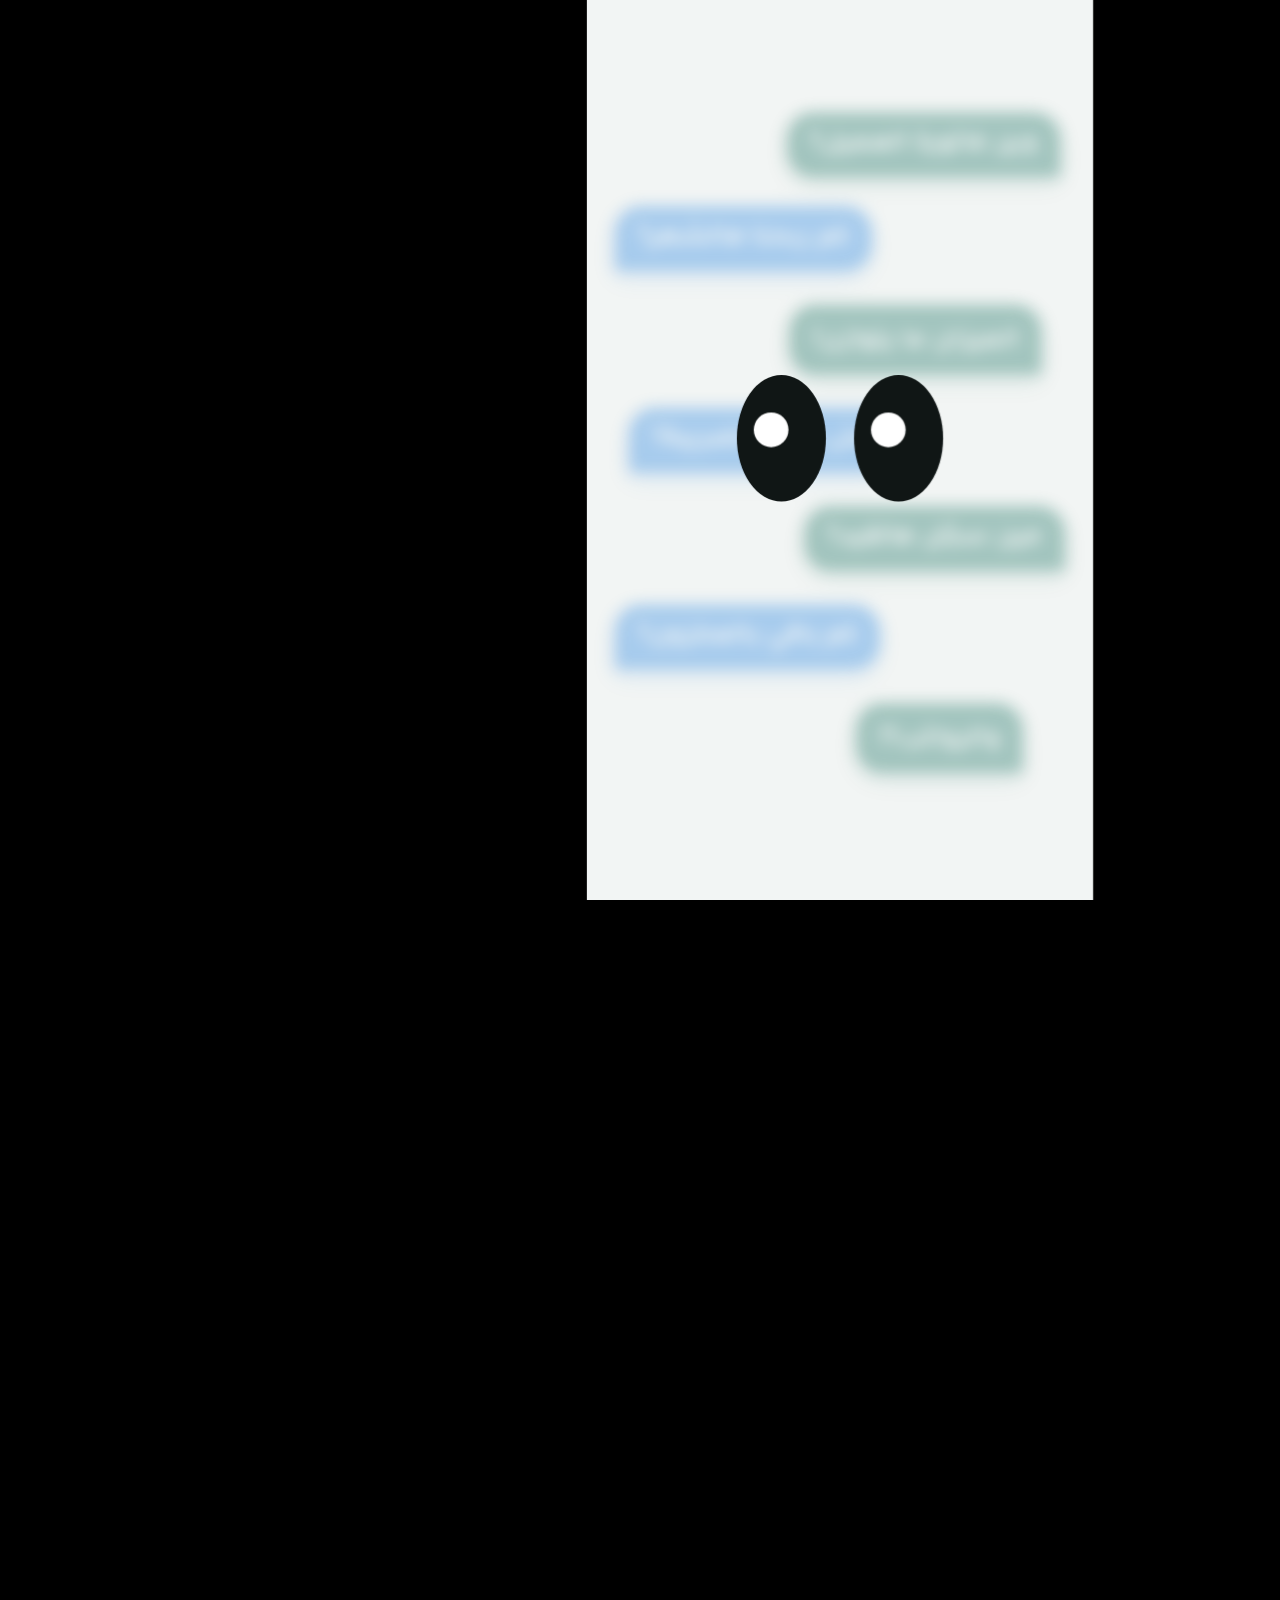
<file: video/promo.html>
<!DOCTYPE html>
<html lang="ar" dir="rtl">
<head>
<meta charset="utf-8">
<title>ميزان — فيديو ترويجي</title>
<style>
@font-face{font-family:Taj;font-weight:500;src:url(fonts/tajawal-arabic-500-normal.woff2)}
@font-face{font-family:Taj;font-weight:700;src:url(fonts/tajawal-arabic-700-normal.woff2)}
@font-face{font-family:Taj;font-weight:900;src:url(fonts/tajawal-arabic-900-normal.woff2)}
:root{--ac:#17b897;--ac2:#0e6b5a;--ink:#14211d;--dark:#070b0a;--good:#1faa59}
*{box-sizing:border-box;margin:0;padding:0}
html,body{background:#000;overflow:hidden}
#stage{position:relative;width:1080px;height:1920px;overflow:hidden;font-family:Taj,sans-serif;font-weight:700;color:var(--ink);background:#000}
.sc{position:absolute;inset:0;opacity:0;overflow:hidden}
.abs{position:absolute}
.ctr{position:absolute;left:0;right:0;text-align:center}
/* S1 */
#s1{background:#f2f5f4}
.bub{position:absolute;padding:34px 48px;border-radius:56px;font-size:58px;color:#fff;background:var(--ac2);white-space:nowrap;box-shadow:0 18px 40px rgba(14,107,90,.25)}
.bub.b{background:#1c7fe0;box-shadow:0 18px 40px rgba(28,127,224,.25)}
.bub.r{border-bottom-right-radius:10px}.bub.l{border-bottom-left-radius:10px}
.eye{position:absolute;top:800px;width:190px;height:270px;border-radius:50%;background:#101615}
.eye i{position:absolute;width:74px;height:74px;border-radius:50%;background:#fff;top:60px;left:70px}
/* dark text scenes */
.dk{background:#000;color:#fff}
.big{font-weight:900;font-size:150px;line-height:1.2}
/* S4 */
#ring{position:absolute;left:190px;top:610px;width:700px;height:700px;border-radius:50%;border:3px solid rgba(23,184,151,.35)}
#ring:before{content:"";position:absolute;inset:60px;border-radius:50%;border:2px dashed rgba(23,184,151,.3)}
.tick{position:absolute;left:346px;top:-14px;width:6px;height:40px;background:var(--ac);transform-origin:3px 364px;border-radius:3px}
#arrow{position:absolute;left:400px;top:800px;width:280px;height:320px;filter:drop-shadow(0 0 50px rgba(23,184,151,.6))}
.fw{position:absolute;font-size:64px;color:#fff;opacity:0}
#target{top:330px;font-size:84px;font-weight:900;color:#fff}
#target b{color:var(--ac)}
/* S5 */
#s5{background:#eef2f0}
#cam{position:absolute;inset:0;transform-origin:0 0}
.hdr{position:absolute;top:110px;left:60px;right:60px}
.hdr h1{font-size:76px;font-weight:900}
.srch{margin-top:30px;height:96px;border-radius:28px;background:#fff;border:3px solid #dbe2dd;font-size:38px;color:#87948e;padding:22px 36px;font-weight:500}
.card{position:absolute;width:460px;height:300px;border-radius:40px;background:#fff;padding:36px;box-shadow:0 10px 30px rgba(20,33,29,.07);border:4px solid transparent}
.ic{width:92px;height:92px;border-radius:26px;display:grid;place-items:center}
.ic svg{width:54px;height:54px;fill:none;stroke:#fff;stroke-width:2.6;stroke-linecap:round;stroke-linejoin:round}
.card h3{font-size:44px;margin-top:26px}
.card p{font-size:30px;color:#6b7a74;font-weight:500;margin-top:6px}
.cur{position:absolute;width:90px;height:104px;left:0;top:0;filter:drop-shadow(0 8px 14px rgba(0,0,0,.35));z-index:9}
#inv{position:absolute;left:100px;top:400px;width:880px;height:1060px;border-radius:52px;background:#fff;padding:60px;box-shadow:0 50px 120px rgba(20,33,29,.3)}
#inv h2{font-size:64px;font-weight:900}
.mut{color:#6b7a74;font-weight:500}
.row{display:flex;justify-content:space-between;font-size:42px;padding:26px 0;border-bottom:3px solid #e6ece8}
.tot{display:flex;justify-content:space-between;font-size:58px;font-weight:900;padding:40px 0}
.btn{height:130px;border-radius:36px;background:var(--ac2);color:#fff;font-size:52px;display:grid;place-items:center;font-weight:900}
.toast{position:absolute;left:90px;top:780px;width:900px;border-radius:52px;background:var(--good);color:#fff;padding:54px 56px;display:flex;gap:40px;align-items:center;box-shadow:0 40px 100px rgba(31,170,89,.45)}
.toast .ck{flex:none;width:140px;height:140px;border-radius:50%;background:#fff;display:grid;place-items:center}
.toast .ck svg{width:80px;height:80px;fill:none;stroke:var(--good);stroke-width:4;stroke-linecap:round;stroke-linejoin:round}
.toast h3{font-size:56px;font-weight:900}.toast p{font-size:38px;font-weight:500;opacity:.92;margin-top:8px}
/* S7 */
.dk2{background:radial-gradient(ellipse at 50% 40%,#12302a 0%,#070b0a 65%);color:#fff}
#row3d{position:absolute;left:0;top:820px;width:1080px;height:520px;perspective:1600px}
.fc{position:absolute;top:40px;width:320px;height:420px;border-radius:40px;background:#141c19;border:3px solid #25312d;padding:36px;box-shadow:0 40px 80px rgba(0,0,0,.6)}
.fc h3{font-size:42px;margin-top:150px;color:#e3ebe7}
.fc p{font-size:28px;color:#82a197;font-weight:500}
/* S8 */
#phone{position:absolute;left:250px;top:380px;width:580px;height:1180px;border-radius:84px;background:#0c1210;border:10px solid #2b3a35;padding:22px;box-shadow:0 60px 140px rgba(0,0,0,.7),0 0 120px rgba(23,184,151,.18)}
.scr{position:absolute;inset:22px;border-radius:62px;background:#f2f5f4;padding:60px 36px 36px;overflow:hidden;color:var(--ink)}
.scr h4{font-size:44px;font-weight:900}
.kpi{border-radius:28px;background:#fff;padding:26px;margin-top:22px}
.kpi span{font-size:26px;color:#6b7a74;font-weight:500;display:block}
.kpi b{font-size:50px;font-weight:900}
.bars{display:flex;align-items:flex-end;gap:16px;height:260px;margin-top:22px;background:#fff;border-radius:28px;padding:26px}
.bars i{flex:1;border-radius:10px 10px 4px 4px;background:var(--ac);transform-origin:bottom}
.chip{position:absolute;padding:26px 40px;border-radius:999px;font-size:42px;background:#fff;color:var(--ink);white-space:nowrap;box-shadow:0 24px 60px rgba(0,0,0,.5)}
.chip b{color:var(--ac2);font-weight:900}
.jr{display:flex;justify-content:space-between;font-size:30px;padding:20px 0;border-bottom:2px solid #e6ece8}
.jr small{font-size:22px;padding:4px 14px;border-radius:99px;margin-inline-start:8px}
.dr small{background:#e3edf9;color:#1d5ca8}.cr small{background:#e0efe9;color:#0e6b5a}
/* S10 */
#rep{position:absolute;left:90px;top:500px;width:900px;border-radius:52px;background:#fff;color:var(--ink);padding:60px;box-shadow:0 50px 120px rgba(0,0,0,.6)}
#rep h2{font-size:60px;font-weight:900}
#rep .row{font-size:46px}
#rep .net{margin-top:36px;border-radius:32px;background:#e0efe9;color:var(--ac2);padding:36px 40px;display:flex;justify-content:space-between;font-size:58px;font-weight:900}
/* S11/12 */
#s11{background:#f4f7f6}
#logo{position:absolute;left:350px;top:640px;width:380px;height:380px;border-radius:92px;background:linear-gradient(145deg,#17b897,#0e6b5a);display:grid;place-items:center;box-shadow:0 40px 90px rgba(14,107,90,.4)}
#logo svg{width:230px;height:230px;fill:none;stroke:#fff;stroke-width:5;stroke-linecap:round;stroke-linejoin:round}
#grey{position:absolute;inset:0;background:#dfe5e3}
.pill{display:inline-block;padding:30px 54px;border-radius:999px;background:var(--ink);color:#fff;font-size:46px}
</style>
</head>
<body>
<div id="stage">

<!-- S1: questions -->
<div class="sc" id="s1">
  <div id="bubs">
    <div class="bub r" style="right:70px;top:240px">وين فاتورة العميل؟</div>
    <div class="bub b l" style="left:60px;top:440px">كم ربحنا هالشهر؟</div>
    <div class="bub r" style="right:110px;top:650px">الميزان ما يتوازن!</div>
    <div class="bub b l" style="left:90px;top:870px">متى إقرار الضريبة؟</div>
    <div class="bub r" style="right:60px;top:1080px">مين سجّل هالقيد؟</div>
    <div class="bub b l" style="left:60px;top:1290px">كم باقي بالمخزون؟</div>
    <div class="bub r" style="right:150px;top:1500px">والرواتب؟!</div>
  </div>
  <div class="eye" id="e1" style="left:320px"><i></i></div>
  <div class="eye" id="e2" style="left:570px"><i></i></div>
</div>

<!-- S2/S3 -->
<div class="sc dk" id="s2"><div class="ctr big" style="top:820px" id="t2">شفنا اللخبطة</div></div>
<div class="sc dk" id="s3"><div class="ctr big" style="top:820px" id="t3">وقلنا: <span style="color:var(--ac)">كفاية</span></div></div>

<!-- S4: arrow -->
<div class="sc dk" id="s4">
  <div id="ring"></div>
  <div class="fw" style="right:90px;top:520px">فواتير؟</div>
  <div class="fw" style="left:80px;top:700px">قيود؟</div>
  <div class="fw" style="right:70px;top:1260px">ضريبة؟</div>
  <div class="fw" style="left:100px;top:1400px">مخزون؟</div>
  <div class="fw" style="left:390px;top:1560px">رواتب؟</div>
  <div class="ctr" id="target">كل حساباتك<br><b>في مكان واحد</b></div>
  <svg id="arrow" viewBox="0 0 100 114"><path d="M50 0 96 110 50 86Z" fill="#0f8f76"/><path d="M50 0 4 110 50 86Z" fill="#2fe0bd"/></svg>
</div>

<!-- S5: app -->
<div class="sc" id="s5">
  <div id="cam">
    <div class="hdr"><h1>مركز العمليات</h1><div class="srch">ابحث في أكثر من ٣٠٠ عملية…</div></div>
    <div id="grid"></div>
    <svg class="cur" id="cur1" viewBox="0 0 90 104"><path d="M8 4 82 58 48 62 68 98 54 102 36 68 10 90Z" fill="#14211d" stroke="#fff" stroke-width="5" stroke-linejoin="round"/></svg>
  </div>
  <div id="inv">
    <h2>فاتورة مبيعات</h2>
    <p class="mut" style="font-size:38px;margin:10px 0 30px">رقم ١٠٢٤ · مؤسسة النخبة</p>
    <div class="row"><span>خدمات استشارية</span><span>٤٬٠٠٠</span></div>
    <div class="row"><span>ضريبة القيمة المضافة ١٥٪</span><span>٦٠٠</span></div>
    <div class="tot"><span>الإجمالي</span><span>٤٬٦٠٠ ر.س</span></div>
    <p class="mut" style="font-size:34px;margin-bottom:60px">القيد المحاسبي يُنشأ تلقائياً</p>
    <div class="btn" id="btn1">ترحيل الفاتورة</div>
  </div>
  <div class="toast" id="toast1"><div class="ck"><svg viewBox="0 0 40 40"><path d="M9 21l8 8 15-17"/></svg></div><div><h3>تم ترحيل الفاتورة بنجاح</h3><p>القيد متوازن · مدين = دائن</p></div></div>
  <svg class="cur" id="cur2" viewBox="0 0 90 104"><path d="M8 4 82 58 48 62 68 98 54 102 36 68 10 90Z" fill="#14211d" stroke="#fff" stroke-width="5" stroke-linejoin="round"/></svg>
</div>

<!-- S7: floating row -->
<div class="sc dk2" id="s7">
  <div class="ctr" id="t7" style="top:330px"><div style="font-size:240px;font-weight:900;color:var(--ac);line-height:1">+٣٠٠</div><div style="font-size:76px;margin-top:20px">عملية محاسبية جاهزة</div></div>
  <div id="row3d"><div id="rowin" class="abs" style="inset:0;transform-style:preserve-3d"></div></div>
</div>

<!-- S8: phone -->
<div class="sc dk2" id="s8">
  <div id="cam8" class="abs" style="inset:0;transform-origin:0 0">
    <div id="phone">
      <div class="scr" id="scrA">
        <h4>لوحة التحكم</h4>
        <div class="kpi"><span>الإيرادات</span><b>٨٤٬٥٠٠ ر.س</b></div>
        <div class="kpi"><span>صافي الربح</span><b style="color:var(--ac2)">٣٣٬٣٠٠ ر.س</b></div>
        <div class="bars" id="bars"></div>
        <div class="kpi"><span>النقدية</span><b>١٢٧٬٩٠٠ ر.س</b></div>
      </div>
      <div class="scr" id="scrB">
        <h4>قيد يومية</h4>
        <p class="mut" style="font-size:28px;margin:8px 0 26px">رقم ٢٠٤٧ · يُتحقق من توازنه قبل الترحيل</p>
        <div class="jr dr"><span>الصندوق <small>مدين</small></span><span>٤٬٦٠٠</span></div>
        <div class="jr cr"><span>المبيعات <small>دائن</small></span><span>٤٬٠٠٠</span></div>
        <div class="jr cr"><span>ضريبة مستحقة <small>دائن</small></span><span>٦٠٠</span></div>
        <div class="kpi" style="background:#e0efe9;margin:36px 0"><span>الفرق</span><b style="color:var(--ac2)">٠٫٠٠ — متوازن</b></div>
        <div class="btn" id="btn2" style="height:110px;font-size:44px">ترحيل القيد</div>
      </div>
    </div>
    <div class="chip" style="left:40px;top:560px"><b>١١٤</b> قالب قيد</div>
    <div class="chip" style="right:30px;top:780px"><b>١١١</b> حاسبة مالية</div>
    <div class="chip" style="left:30px;top:1120px">تقارير فورية</div>
    <div class="chip" style="right:40px;top:1340px">ضريبة وزكاة</div>
    <svg class="cur" id="cur3" viewBox="0 0 90 104"><path d="M8 4 82 58 48 62 68 98 54 102 36 68 10 90Z" fill="#fff" stroke="#14211d" stroke-width="5" stroke-linejoin="round"/></svg>
  </div>
  <div class="toast" id="toast2"><div class="ck"><svg viewBox="0 0 40 40"><path d="M9 21l8 8 15-17"/></svg></div><div><h3>تم ترحيل القيد بنجاح</h3><p>تحدّثت التقارير لحظياً</p></div></div>
  <div id="rep">
    <h2>قائمة الدخل</h2>
    <p class="mut" style="font-size:36px;margin:8px 0 26px">نوفمبر · محسوبة من القيود مباشرة</p>
    <div class="row rr"><span>الإيرادات</span><span>٨٤٬٥٠٠</span></div>
    <div class="row rr"><span>المصروفات</span><span>٥١٬٢٠٠</span></div>
    <div class="net rr"><span>صافي الربح</span><span>٣٣٬٣٠٠ ر.س</span></div>
  </div>
</div>

<!-- S11/12: brand -->
<div class="sc" id="s11">
  <div id="grey"></div>
  <div class="ctr big" id="t11" style="top:800px;font-size:190px">نظام ميزان</div>
  <div id="lg" class="abs" style="inset:0">
    <div id="logo"><svg viewBox="0 0 100 100"><path d="M50 14v70M30 86h40M16 30h68M50 22l-34 8M50 22l34 8"/><path d="M16 30 5 56a11.5 9 0 0 0 22 0ZM84 30 73 56a11.5 9 0 0 0 22 0Z"/></svg></div>
    <div class="ctr" id="nm" style="top:1070px;font-size:130px;font-weight:900">ميزان</div>
  </div>
  <div class="ctr" id="tag" style="top:1130px;font-size:74px;font-weight:900">محاسبتك… <span style="color:var(--ac2)">موزونة</span></div>
  <div class="ctr" id="cta" style="top:1300px"><span class="pill">يعمل بالكامل في المتصفح</span></div>
</div>

</div>
<script>
const T=29, OUT='cubic-bezier(.16,1,.3,1)', BACK='cubic-bezier(.34,1.56,.64,1)', IO='cubic-bezier(.65,0,.35,1)', IN='cubic-bezier(.7,0,.84,0)';
const $=s=>document.querySelector(s), $$=s=>[...document.querySelectorAll(s)], anims=[];
function kf(el,frames){
  const k=frames.map(([t,p,e])=>({...p,offset:Math.min(1,Math.max(0,t/T)),easing:e||'linear'}));
  if(k[0].offset>0)k.unshift({...k[0],offset:0});
  if(k[k.length-1].offset<1)k.push({...k[k.length-1],offset:1});
  const a=el.animate(k,{duration:T*1000,fill:'both'});a.pause();anims.push(a);
}
const show=(el,a,b,fi=.001,fo=.001)=>kf(el,[[a,{opacity:0}],[a+fi,{opacity:1}],[b-fo,{opacity:1}],[b,{opacity:0}]]);
const pop=(el,t,d=.45,from=.3)=>{kf(el,[[t,{opacity:0}],[t+d*.4,{opacity:1}]]);kf(el,[[t,{scale:String(from)},BACK],[t+d,{scale:'1'}]]);};
const rise=(el,t,d=.6,dy=80)=>{kf(el,[[t,{opacity:0}],[t+d*.5,{opacity:1}]]);kf(el,[[t,{translate:`0 ${dy}px`},OUT],[t+d,{translate:'0 0'}]]);};
const focus=(x,y,s)=>({translate:`${540-x*s}px ${960-y*s}px`,scale:String(s)});
const P=(x,y)=>({translate:`${x}px ${y}px`});

/* ---- S1 0–2.4 ---- */
show($('#s1'),0,2.45);
$$('.bub').forEach((b,i)=>pop(b,.08+i*.19,.4));
kf($('#bubs'),[[1.5,{filter:'blur(0px)',opacity:1},OUT],[1.9,{filter:'blur(16px)',opacity:.35}]]);
['#e1','#e2'].forEach(s=>{const e=$(s);
  kf(e,[[1.55,{opacity:0}],[1.65,{opacity:1}]]);
  kf(e,[[1.55,{scale:'.2 .2'},BACK],[1.9,{scale:'1 1'}],[2.08,{scale:'1 1'}],[2.14,{scale:'1 .08'}],[2.22,{scale:'1 1'}]]);
  kf(e.firstElementChild,[[1.7,P(0,0),IO],[1.95,P(-34,20),IO],[2.3,P(30,10)]]);});

/* ---- S2/S3 ---- */
show($('#s2'),2.4,3.42);kf($('#t2'),[[2.4,{scale:'1.5',filter:'blur(20px)'},OUT],[2.75,{scale:'1',filter:'blur(0px)'}],[3.4,{scale:'1.06'}]]);
show($('#s3'),3.4,4.45);kf($('#t3'),[[3.4,{scale:'.6'},BACK],[3.7,{scale:'1'}],[4.4,{scale:'1.05'}]]);

/* ---- S4 4.4–7.2 ---- */
show($('#s4'),4.4,7.25,.15,.25);
for(let i=0;i<12;i++){const t=document.createElement('i');t.className='tick';t.style.rotate=i*30+'deg';if(i%3)t.style.opacity=.35;$('#ring').append(t);}
kf($('#ring'),[[4.4,{rotate:'0deg',scale:'.6',opacity:0},OUT],[5,{rotate:'40deg',scale:'1',opacity:1}],[6.3,{rotate:'90deg',scale:'1',opacity:1},IN],[6.8,{rotate:'110deg',scale:'3',opacity:0}]]);
kf($('#arrow'),[[4.4,{rotate:'-140deg'},IO],[4.85,{rotate:'95deg'},IO],[5.25,{rotate:'-60deg'},IO],[5.6,{rotate:'25deg'},BACK],[5.95,{rotate:'0deg'}]]);
kf($('#arrow'),[[4.4,{scale:'0'},BACK],[4.75,{scale:'1'}],[6.2,{scale:'1',translate:'0 0'},IN],[7.05,{scale:'16',translate:'0 900px'}]]);
$$('.fw').forEach((w,i)=>{const t=4.55+i*.2;kf(w,[[t,{opacity:0,scale:'.7'}],[t+.08,{opacity:1,scale:'1'}],[t+.3,{opacity:.9,scale:'1'}],[t+.42,{opacity:0,scale:'1.1'}]]);});
rise($('#target'),5.7,.6,60);kf($('#target'),[[6.4,{filter:'blur(0px)'}],[6.8,{filter:'blur(14px)'}]]);

/* ---- S5 7.0–13.4 ---- */
const ops=[['فاتورة مبيعات','ترحيل تلقائي للقيد','#0e6b5a','M9 4h12l5 5v17H9ZM13 13h8M13 18h8M13 23h5'],
['سند قبض','تحصيل من العملاء','#1c7fe0','M15 5v18M8 16l7 7 7-7M6 27h18'],
['قيد يومية','قيد مزدوج متوازن','#eb6834','M6 6h8v20H6ZM16 6h8v20h-8ZM9 12h2M19 12h2'],
['مسير الرواتب','رواتب وتأمينات','#8a56d8','M11 12a4 4 0 1 0 0-.1M4 26c0-6 14-6 14 0M21 9a3.5 3.5 0 1 1 0 7M22 20c3 0 5 2 5 6'],
['إقرار الضريبة','القيمة المضافة','#d8a013','M8 24 22 6M10 10a2.5 2.5 0 1 0 0-.1M20 22a2.5 2.5 0 1 0 0-.1'],
['ميزان المراجعة','أرصدة لحظية','#17b897','M15 5v20M9 26h12M5 10h20M5 10l-3 8h6ZM25 10l-3 8h6Z'],
['المخزون','متوسط تكلفة مرجح','#c8456b','M4 10l11-5 11 5v11l-11 5-11-5ZM4 10l11 5 11-5M15 15v11'],
['الأصول الثابتة','إهلاك شهري','#3a6f8f','M5 26V10h9v16M14 26V5h11v21M9 15h1M9 20h1M19 10h1M19 15h1M19 20h1M3 26h24']];
const cards=ops.map(([n,d,c,p],i)=>{const e=document.createElement('div');e.className='card';
  e.style.left=(i%2?60:560)+'px';e.style.top=(400+Math.floor(i/2)*340)+'px';
  e.innerHTML=`<div class="ic" style="background:${c}"><svg viewBox="0 0 30 30"><path d="${p}"/></svg></div><h3>${n}</h3><p>${d}</p>`;$('#grid').append(e);return e;});
show($('#s5'),6.85,13.5,.3,.3);
cards.forEach((c,i)=>rise(c,7.0+i*.06,.6,140));
const hov=(c,a,b)=>kf(c,[[a,{borderColor:'transparent',scale:'1'},OUT],[a+.2,{borderColor:'#17b897',scale:'1.05'}],[b,{borderColor:'#17b897',scale:'1.05'},OUT],[b+.2,{borderColor:'transparent',scale:'1'}]]);
hov(cards[3],9.1,9.9);hov(cards[4],10.1,10.6);hov(cards[0],10.9,11.3);
kf($('#cam'),[[7.0,{...focus(540,960,1.5),filter:'blur(14px)'},OUT],[7.7,{...focus(540,960,1),filter:'blur(0px)'},IO],[8.1,focus(540,960,1),IO],[8.9,focus(560,640,1.75),IO],[9.6,focus(380,900,1.75),IO],[10.4,focus(700,1200,1.9),IO],[11.0,{...focus(540,960,1),filter:'blur(0px)'},OUT],[11.5,{...focus(540,960,.94),filter:'blur(18px)'}]]);
kf($('#cur1'),[[7.3,{...P(900,1750),opacity:0},OUT],[7.5,{opacity:1}],[8.3,P(760,560),IO],[9.2,P(250,900),IO],[10.2,P(760,1230),IO],[10.9,{...P(760,560),opacity:1,scale:'1'}],[11.0,{scale:'.75'}],[11.12,{scale:'1',opacity:1}],[11.2,{opacity:0}]]);
kf($('#inv'),[[11.1,{opacity:0}],[11.25,{opacity:1}],[12.25,{opacity:1,filter:'blur(0px)'},OUT],[12.6,{opacity:.35,filter:'blur(10px)'}]]);
kf($('#inv'),[[11.1,{scale:'.4',translate:'240px -400px'},OUT],[11.65,{scale:'1',translate:'0 0'}],[12.25,{scale:'1'},OUT],[12.6,{scale:'.9'}]]);
kf($('#cur2'),[[11.2,{...P(760,560),opacity:0},IO],[11.3,{opacity:1}],[11.95,{...P(520,1340),scale:'1'}],[12.05,{scale:'.75'}],[12.18,{scale:'1',opacity:1}],[12.45,{opacity:0}]]);
kf($('#btn1'),[[12.0,{scale:'1',background:'#0e6b5a'}],[12.08,{scale:'.94',background:'#0a5446'}],[12.2,{scale:'1',background:'#0e6b5a'}]]);
pop($('#toast1'),12.25,.5,.5);

/* ---- S7 13.3–15.7 ---- */
show($('#s7'),13.3,15.75,.3,.3);
rise($('#t7'),13.7,.6,70);
ops.slice(0,6).forEach(([n,d,c,p],i)=>{const e=document.createElement('div');e.className='fc';e.style.left=(i*360-540)+'px';
  e.innerHTML=`<div class="ic abs" style="background:${c}"><svg viewBox="0 0 30 30"><path d="${p}"/></svg></div><h3>${n}</h3><p>${d}</p>`;$('#rowin').append(e);
  kf(e,[[13.3,{translate:'0 0'},IO],[14.5,{translate:`0 ${i%2?-34:30}px`},IO],[15.7,{translate:'0 0'}]]);
  e.style.rotate='y '+(-18)+'deg';});
kf($('#rowin'),[[13.3,{transform:'translate3d(380px,0,900px) rotateY(10deg)',opacity:0},OUT],[13.6,{opacity:1}],[14.3,{transform:'translate3d(140px,0,0) rotateY(10deg)',opacity:1}],[15.7,{transform:'translate3d(-260px,0,-150px) rotateY(10deg)',opacity:1}]]);

/* ---- S8 15.6–22.6 ---- */
show($('#s8'),15.6,22.7,.3,.35);
[.45,.62,.5,.78,.66,.92,1].forEach((h,i)=>{const b=document.createElement('i');b.style.height=h*100+'%';if(i<6)b.style.opacity=.45;$('#bars').append(b);
  kf(b,[[16.1+i*.06,{scale:'1 0'},OUT],[16.7+i*.06,{scale:'1 1'}]]);});
kf($('#phone'),[[15.6,{translate:'0 1500px',rotate:'8deg'},OUT],[16.5,{translate:'0 0',rotate:'0deg'}]]);
$$('.chip').forEach((c,i)=>{pop(c,16.5+i*.16,.45);kf(c,[[17.5,{translate:'0 0'},IN],[17.95,{translate:`${i%2?700:-700}px 0`}]]);});
kf($('#cam8'),[[17.5,focus(540,960,1),IO],[18.1,focus(540,980,1.5)],[19.0,{...focus(540,980,1.5),filter:'blur(0px)',opacity:1},OUT],[19.4,{...focus(540,980,1.4),filter:'blur(14px)',opacity:.4}],[20.4,{opacity:.4},OUT],[20.8,{opacity:0}]]);
show($('#scrB'),17.6,22.7,.3);kf($('#scrB'),[[17.6,{translate:'-80px 0'},OUT],[18.0,{translate:'0 0'}]]);
kf($('#cur3'),[[18.1,{...P(760,1500),opacity:0},IO],[18.2,{opacity:1}],[18.75,{...P(540,1290),scale:'1'}],[18.85,{scale:'.75'}],[18.98,{scale:'1',opacity:1}],[19.2,{opacity:0}]]);
kf($('#btn2'),[[18.8,{scale:'1'}],[18.88,{scale:'.93'}],[19.0,{scale:'1'}]]);
pop($('#toast2'),19.05,.5,.5);
kf($('#toast2'),[[20.3,{translate:'0 0',filter:'blur(0px)'},IN],[20.75,{translate:'0 -1300px',filter:'blur(8px)'}]]);
kf($('#rep'),[[20.5,{opacity:0}],[20.8,{opacity:1}]]);kf($('#rep'),[[20.5,{translate:'0 500px',scale:'.9'},OUT],[21.2,{translate:'0 0',scale:'1'}],[22.6,{scale:'1.04'}]]);
$$('.rr').forEach((r,i)=>{const t=20.95+i*.22;kf(r,[[t,{opacity:0,translate:'60px 0'},OUT],[t+.45,{opacity:1,translate:'0 0'}]]);});

/* ---- S11/12 22.5–29 ---- */
show($('#s11'),22.45,29.1,.4);
kf($('#grey'),[[25.3,{opacity:0},IO],[26,{opacity:1}]]);
kf($('#t11'),[[22.8,{opacity:0,scale:'.7',filter:'blur(16px)'},OUT],[23.3,{opacity:1,scale:'1',filter:'blur(0px)'}],[23.9,{opacity:1,scale:'1.03',filter:'blur(0px)'},IN],[24.2,{opacity:0,scale:'1.3',filter:'blur(16px)'}]]);
kf($('#logo'),[[24.1,{opacity:0,scale:'.2',rotate:'-25deg'},BACK],[24.7,{opacity:1,scale:'1',rotate:'0deg'}]]);
rise($('#nm'),24.5,.5,50);
kf($('#lg'),[[25.4,{translate:'0 0',scale:'1'},IO],[26.1,{translate:'0 -330px',scale:'.72'}]]);
rise($('#tag'),26.0,.6,60);
pop($('#cta'),26.8,.5,.6);
kf($('#stage'),[[28.6,{filter:'brightness(1)'}],[29,{filter:'brightness(1)'}]]);

window.seek=t=>{anims.forEach(a=>a.currentTime=Math.min(t,T-.001)*1000)};
seek(0);
if(location.hash!=='#render'){ // live preview, scaled to fit the window
  const fit=()=>{const s=Math.min(innerWidth/1080,innerHeight/1920);const st=$('#stage');st.style.transformOrigin='0 0';st.style.transform=`translate(${(innerWidth-1080*s)/2}px,0) scale(${s})`;};
  fit();onresize=fit;const t0=performance.now();(function loop(n){seek(((n-t0)/1000)%T);requestAnimationFrame(loop)})(t0);
}
</script>
</body>
</html>
</file>
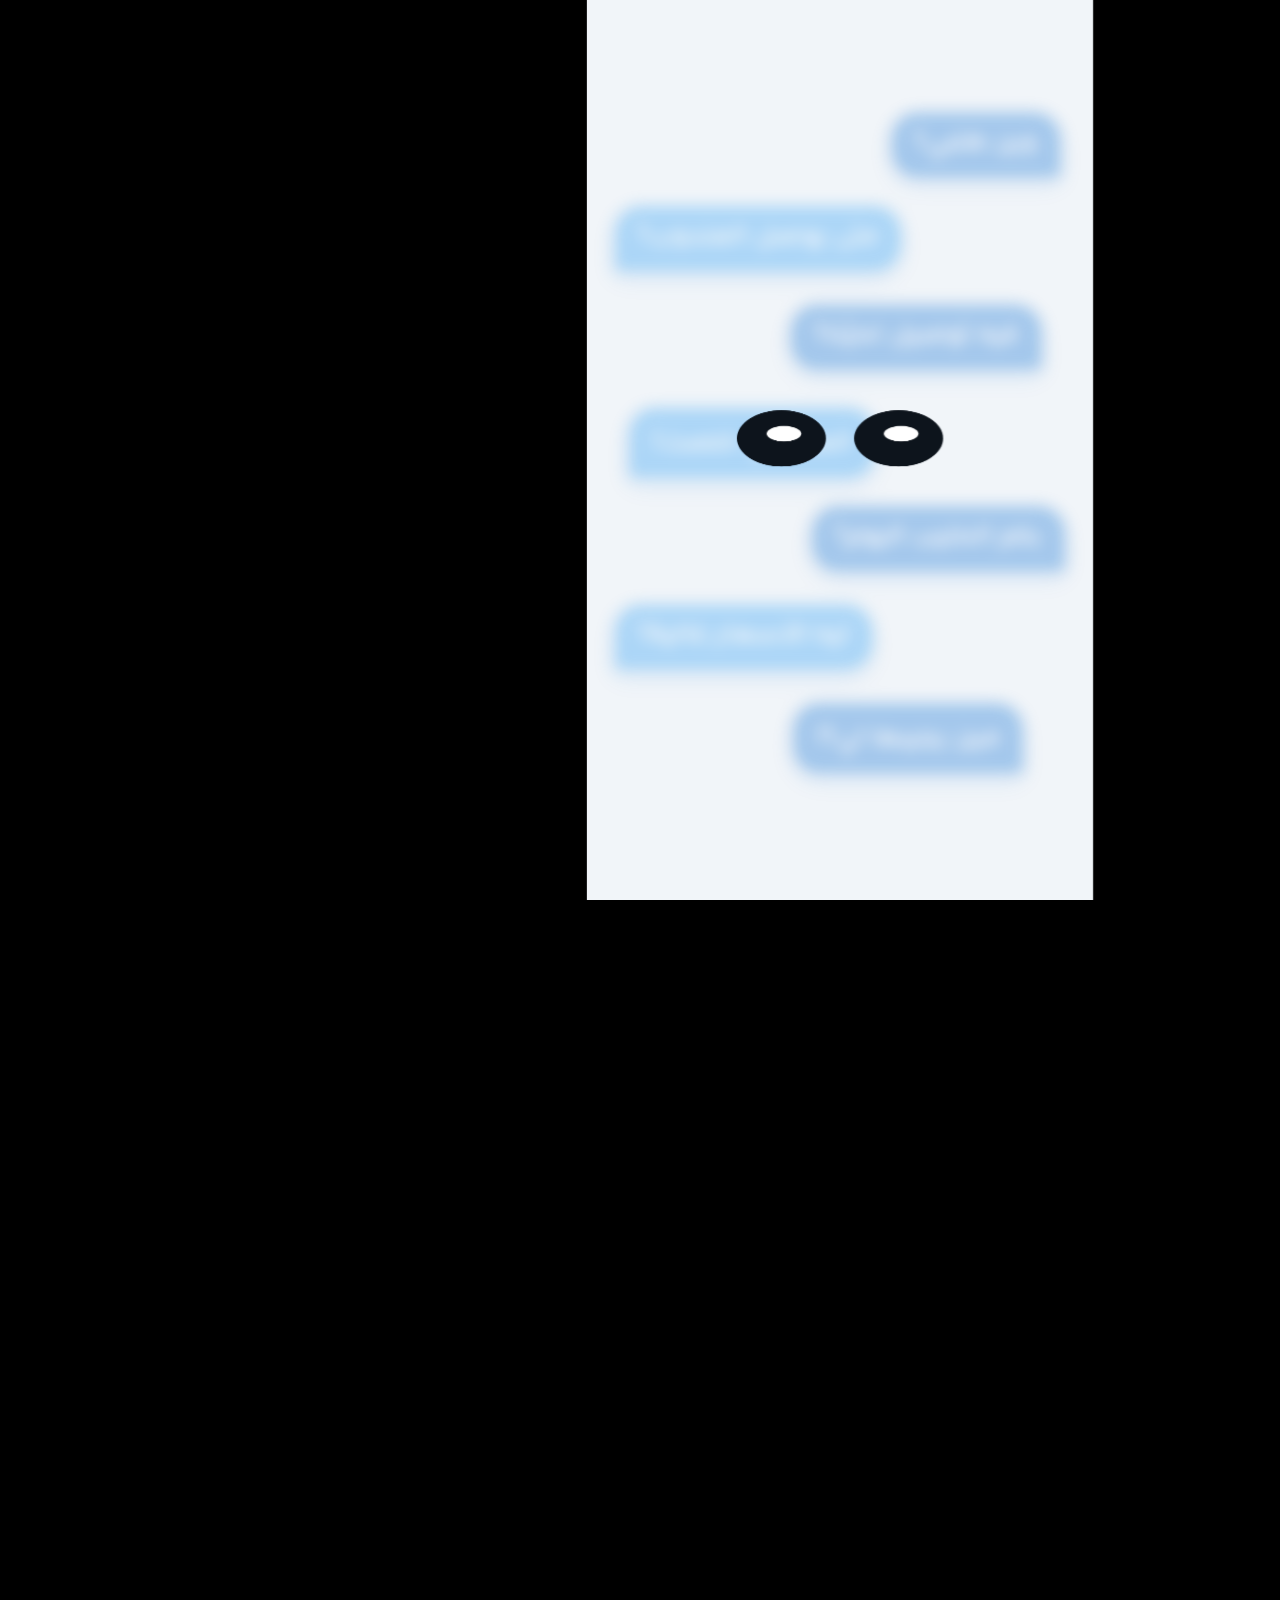
<file: video/q-promo.html>
<!DOCTYPE html>
<html lang="ar" dir="rtl">
<head>
<meta charset="utf-8">
<title>كيو — فيديو بأسلوب إعلاني (غير رسمي)</title>
<style>
@font-face{font-family:Taj;font-weight:500;src:url(fonts/tajawal-arabic-500-normal.woff2)}
@font-face{font-family:Taj;font-weight:700;src:url(fonts/tajawal-arabic-700-normal.woff2)}
@font-face{font-family:Taj;font-weight:900;src:url(fonts/tajawal-arabic-900-normal.woff2)}
:root{--ac:#22c3e6;--ac2:#1273d4;--ink:#101a26;--good:#1faa59}
*{box-sizing:border-box;margin:0;padding:0}
html,body{background:#000;overflow:hidden}
#stage{position:relative;width:1080px;height:1920px;overflow:hidden;font-family:Taj,"Noto Color Emoji",sans-serif;font-weight:700;color:var(--ink);background:#000}
.sc{position:absolute;inset:0;opacity:0;overflow:hidden}
.abs{position:absolute}
.ctr{position:absolute;left:0;right:0;text-align:center}
.em{font-family:"Noto Color Emoji";line-height:1}
#s1{background:#f1f5f9}
.bub{position:absolute;padding:34px 48px;border-radius:56px;font-size:58px;color:#fff;background:var(--ac2);white-space:nowrap;box-shadow:0 18px 40px rgba(18,115,212,.28)}
.bub.b{background:#2a9df4}
.bub.r{border-bottom-right-radius:10px}.bub.l{border-bottom-left-radius:10px}
.eye{position:absolute;top:800px;width:190px;height:270px;border-radius:50%;background:#0d141c}
.eye i{position:absolute;width:74px;height:74px;border-radius:50%;background:#fff;top:60px;left:70px}
.dk{background:#000;color:#fff}
.big{font-weight:900;font-size:150px;line-height:1.2}
#ring{position:absolute;left:190px;top:610px;width:700px;height:700px;border-radius:50%;border:3px solid rgba(34,195,230,.35)}
#ring:before{content:"";position:absolute;inset:60px;border-radius:50%;border:2px dashed rgba(34,195,230,.3)}
.tick{position:absolute;left:346px;top:-14px;width:6px;height:40px;background:var(--ac);transform-origin:3px 364px;border-radius:3px}
#arrow{position:absolute;left:400px;top:800px;width:280px;height:320px;filter:drop-shadow(0 0 50px rgba(34,195,230,.6))}
.fw{position:absolute;font-size:64px;color:#fff;opacity:0}
#target{top:330px;font-size:84px;font-weight:900;color:#fff}
#target b{color:var(--ac)}
#s5{background:#eef3f8}
#cam{position:absolute;inset:0;transform-origin:0 0}
.hdr{position:absolute;top:110px;left:60px;right:60px}
.hdr h1{font-size:76px;font-weight:900}
.srch{margin-top:30px;height:96px;border-radius:28px;background:#fff;border:3px solid #d9e2ec;font-size:38px;color:#8493a5;padding:22px 36px;font-weight:500}
.card{position:absolute;width:460px;height:300px;border-radius:40px;background:#fff;padding:30px 34px;box-shadow:0 10px 30px rgba(16,26,38,.07);border:4px solid transparent}
.card .em{font-size:104px}
.card h3{font-size:38px;margin-top:16px}
.price{font-size:46px;font-weight:900;color:var(--ac2)}
.price small{font-size:28px;font-weight:700}
.plus{position:absolute;left:30px;bottom:30px;width:76px;height:76px;border-radius:50%;background:var(--ac2);color:#fff;font-size:60px;line-height:76px;text-align:center;font-weight:500}
.cur{position:absolute;width:90px;height:104px;left:0;top:0;filter:drop-shadow(0 8px 14px rgba(0,0,0,.35));z-index:9}
#inv{position:absolute;left:100px;top:400px;width:880px;height:1060px;border-radius:52px;background:#fff;padding:60px;box-shadow:0 50px 120px rgba(16,26,38,.3);display:flex;flex-direction:column;align-items:center;text-align:center}
#inv .em{font-size:330px;margin-top:10px}
#inv h2{font-size:68px;font-weight:900;margin-top:36px}
#inv .price{font-size:96px;margin-top:10px}#inv .price small{font-size:46px}
.mut{color:#66758a;font-weight:500}
.btn{height:130px;border-radius:36px;background:var(--ac2);color:#fff;font-size:52px;display:grid;place-items:center;font-weight:900;width:100%;margin-top:auto}
.toast{position:absolute;left:90px;top:780px;width:900px;border-radius:52px;background:var(--good);color:#fff;padding:54px 56px;display:flex;gap:40px;align-items:center;box-shadow:0 40px 100px rgba(31,170,89,.45)}
.toast .ck{flex:none;width:140px;height:140px;border-radius:50%;background:#fff;display:grid;place-items:center}
.toast .ck svg{width:80px;height:80px;fill:none;stroke:var(--good);stroke-width:4;stroke-linecap:round;stroke-linejoin:round}
.toast h3{font-size:54px;font-weight:900}.toast p{font-size:38px;font-weight:500;opacity:.92;margin-top:8px}
.dk2{background:radial-gradient(ellipse at 50% 40%,#0f2c4a 0%,#05090e 65%);color:#fff}
#row3d{position:absolute;left:0;top:820px;width:1080px;height:520px;perspective:1600px}
.fc{position:absolute;top:40px;width:320px;height:420px;border-radius:40px;background:#fff;color:var(--ink);padding:34px;box-shadow:0 40px 80px rgba(0,0,0,.6);text-align:center}
.fc .em{font-size:150px;margin-top:10px}
.fc h3{font-size:36px;margin-top:22px}
#phone{position:absolute;left:250px;top:380px;width:580px;height:1180px;border-radius:84px;background:#0a1017;border:10px solid #2a3644;box-shadow:0 60px 140px rgba(0,0,0,.7),0 0 120px rgba(34,195,230,.2)}
.scr{position:absolute;inset:22px;border-radius:62px;background:#f1f5f9;padding:60px 34px 36px;overflow:hidden;color:var(--ink);display:flex;flex-direction:column}
.scr h4{font-size:46px;font-weight:900;margin-bottom:14px}
.it{display:flex;align-items:center;gap:18px;background:#fff;border-radius:28px;padding:18px 22px;margin-top:18px;font-size:30px}
.it .em{font-size:64px}.it div{flex:1}.it span{display:block;font-size:24px;color:#66758a;font-weight:500}
.it b{font-size:32px;font-weight:900;color:var(--ac2)}
.kpi{border-radius:28px;background:#e3f0fd;padding:26px;margin-top:26px;display:flex;justify-content:space-between;align-items:center;font-size:34px}
.kpi b{font-size:48px;font-weight:900;color:var(--ac2)}
.chip{position:absolute;padding:26px 40px;border-radius:999px;font-size:42px;background:#fff;color:var(--ink);white-space:nowrap;box-shadow:0 24px 60px rgba(0,0,0,.5)}
.jr{display:flex;justify-content:space-between;font-size:32px;padding:22px 4px;border-bottom:2px solid #dde5ee}
#rep{position:absolute;left:90px;top:520px;width:900px;border-radius:52px;background:#fff;color:var(--ink);padding:60px;box-shadow:0 50px 120px rgba(0,0,0,.6)}
#rep h2{font-size:60px;font-weight:900;margin-bottom:20px}
.row{display:flex;justify-content:space-between;font-size:46px;padding:26px 0;border-bottom:3px solid #e3e9f0}
#rep .net{margin-top:36px;border-radius:32px;background:#e3f0fd;color:var(--ac2);padding:36px 40px;display:flex;justify-content:space-between;font-size:58px;font-weight:900}
#s11{background:#f5f8fb}
#logo{position:absolute;left:350px;top:640px;width:380px;height:380px;border-radius:92px;background:linear-gradient(145deg,#22c3e6,#1273d4);display:grid;place-items:center;box-shadow:0 40px 90px rgba(18,115,212,.4);color:#fff;font-size:170px;font-weight:900}
#grey{position:absolute;inset:0;background:#dde3ea}
.pill{display:inline-block;padding:30px 54px;border-radius:999px;background:var(--ink);color:#fff;font-size:46px}
</style>
</head>
<body>
<div id="stage">

<div class="sc" id="s1">
  <div id="bubs">
    <div class="bub r" style="right:70px;top:240px">وين طلبي؟</div>
    <div class="bub b l" style="left:60px;top:440px">متى يوصل المندوب؟</div>
    <div class="bub r" style="right:110px;top:650px">فيه توصيل لحيّنا؟</div>
    <div class="bub b l" style="left:90px;top:870px">المقاضي خلصت!</div>
    <div class="bub r" style="right:60px;top:1080px">بكم الحليب اليوم؟</div>
    <div class="bub b l" style="left:60px;top:1290px">ليه الأسعار غالية؟</div>
    <div class="bub r" style="right:150px;top:1500px">مين يجيبها لي؟!</div>
  </div>
  <div class="eye" id="e1" style="left:320px"><i></i></div>
  <div class="eye" id="e2" style="left:570px"><i></i></div>
</div>

<div class="sc dk" id="s2"><div class="ctr big" style="top:820px" id="t2">سمعناكم</div></div>
<div class="sc dk" id="s3"><div class="ctr big" style="top:820px;font-size:130px" id="t3">خلّوها <span style="color:var(--ac)">علينا</span></div></div>

<div class="sc dk" id="s4">
  <div id="ring"></div>
  <div class="fw" style="right:90px;top:520px">وين؟</div>
  <div class="fw" style="left:80px;top:700px">متى؟</div>
  <div class="fw" style="right:70px;top:1260px">بكم؟</div>
  <div class="fw" style="left:100px;top:1400px">كيف؟</div>
  <div class="fw" style="left:390px;top:1560px">مين؟</div>
  <div class="ctr" id="target">مقاضيك<br><b>لين باب بيتك</b></div>
  <svg id="arrow" viewBox="0 0 100 114"><path d="M50 0 96 110 50 86Z" fill="#1273d4"/><path d="M50 0 4 110 50 86Z" fill="#4fd8f5"/></svg>
</div>

<div class="sc" id="s5">
  <div id="cam">
    <div class="hdr"><h1>مقاضي اليوم</h1><div class="srch">ابحث عن منتج…</div></div>
    <div id="grid"></div>
    <svg class="cur" id="cur1" viewBox="0 0 90 104"><path d="M8 4 82 58 48 62 68 98 54 102 36 68 10 90Z" fill="#101a26" stroke="#fff" stroke-width="5" stroke-linejoin="round"/></svg>
  </div>
  <div id="inv">
    <div class="em" id="dEm"></div>
    <h2 id="dName"></h2>
    <p class="mut" style="font-size:38px;margin-top:6px">السعر شامل الضريبة</p>
    <div class="price" id="dPrice"></div>
    <div class="btn" id="btn1">أضف إلى السلة</div>
  </div>
  <div class="toast" id="toast1"><div class="ck"><svg viewBox="0 0 40 40"><path d="M9 21l8 8 15-17"/></svg></div><div><h3>تمت الإضافة إلى السلة</h3><p id="tSub"></p></div></div>
  <svg class="cur" id="cur2" viewBox="0 0 90 104"><path d="M8 4 82 58 48 62 68 98 54 102 36 68 10 90Z" fill="#101a26" stroke="#fff" stroke-width="5" stroke-linejoin="round"/></svg>
</div>

<div class="sc dk2" id="s7">
  <div class="ctr" id="t7" style="top:330px"><div style="font-size:150px;font-weight:900;color:var(--ac);line-height:1.1">السعر قدّامك</div><div style="font-size:70px;margin-top:24px">قبل ما تطلب</div></div>
  <div id="row3d"><div id="rowin" class="abs" style="inset:0;transform-style:preserve-3d"></div></div>
</div>

<div class="sc dk2" id="s8">
  <div id="cam8" class="abs" style="inset:0;transform-origin:0 0">
    <div id="phone">
      <div class="scr" id="scrA"><h4>سلّتك</h4><div id="cartA"></div><div class="kpi"><span>الإجمالي</span><b class="tot"></b></div></div>
      <div class="scr" id="scrB"><h4>ملخص الطلب</h4><div id="cartB"></div><div class="kpi"><span>الإجمالي</span><b class="tot"></b></div><div class="btn" id="btn2" style="height:110px;font-size:44px">تأكيد الطلب</div></div>
    </div>
    <div class="chip" style="left:40px;top:560px">توصيل للبيت</div>
    <div class="chip" style="right:30px;top:780px">أسعار واضحة</div>
    <div class="chip" style="left:30px;top:1120px">طلب بضغطة</div>
    <div class="chip" style="right:40px;top:1340px">كل المقاضي</div>
    <svg class="cur" id="cur3" viewBox="0 0 90 104"><path d="M8 4 82 58 48 62 68 98 54 102 36 68 10 90Z" fill="#fff" stroke="#101a26" stroke-width="5" stroke-linejoin="round"/></svg>
  </div>
  <div class="toast" id="toast2"><div class="ck"><svg viewBox="0 0 40 40"><path d="M9 21l8 8 15-17"/></svg></div><div><h3>تم تأكيد طلبك</h3><p>طلبك في الطريق إليك</p></div></div>
  <div id="rep">
    <h2>طلبك جاهز</h2>
    <div class="row rr"><span>عدد المنتجات</span><span id="nProd"></span></div>
    <div class="row rr"><span>عدد القطع</span><span id="nQty"></span></div>
    <div class="net rr"><span>الإجمالي</span><span class="tot"></span></div>
  </div>
</div>

<div class="sc" id="s11">
  <div id="grey"></div>
  <div class="ctr big" id="t11" style="top:800px;font-size:190px">تطبيق كيو</div>
  <div id="lg" class="abs" style="inset:0">
    <div id="logo">Q</div>
    <div class="ctr" id="nm" style="top:1070px;font-size:130px;font-weight:900">كيو</div>
  </div>
  <div class="ctr" id="tag" style="top:1130px;font-size:74px;font-weight:900">مقاضيك… <span style="color:var(--ac2)">توصلك</span></div>
  <div class="ctr" id="cta" style="top:1300px"><span class="pill" id="ctaTxt"></span></div>
  <div class="ctr mut" id="note" style="top:1790px;font-size:30px"></div>
</div>

</div>
<script>
/* ============ عدّل من هنا ============ */
// الأسعار تجريبية للتوضيح — استبدلها بالأسعار الحقيقية قبل النشر
const PRODUCTS=[            // [رمز, الاسم, السعر بالريال]
  ['🥛','حليب طازج ١ لتر',6.00],
  ['🍞','خبز بر',3.50],
  ['🥚','بيض ٣٠ حبة',18.95],
  ['🍚','أرز بسمتي ٥ كجم',42.50],
  ['🍌','موز ١ كجم',5.95],
  ['🍅','طماطم ١ كجم',4.50],
  ['🍗','دجاج طازج',17.95],
  ['💧','ماء ٤٠ حبة',12.00]];
const CART=[[0,2],[1,1],[2,1]];          // [رقم المنتج, الكمية] في السلة
const CTA='حمّل التطبيق واطلب';           // مثال بديل: '@حسابك' على إنستغرام
const NOTE='فيديو غير رسمي · الأسعار للتوضيح';
/* ===================================== */

const ar=s=>String(s).replace(/\d/g,d=>'٠١٢٣٤٥٦٧٨٩'[d]).replace('.','٫');
const pr=n=>`${ar(n.toFixed(2))} <small>ر.س</small>`;
const T=29, OUT='cubic-bezier(.16,1,.3,1)', BACK='cubic-bezier(.34,1.56,.64,1)', IO='cubic-bezier(.65,0,.35,1)', IN='cubic-bezier(.7,0,.84,0)';
const $=s=>document.querySelector(s), $$=s=>[...document.querySelectorAll(s)], anims=[];
function kf(el,frames){
  const k=frames.map(([t,p,e])=>({...p,offset:Math.min(1,Math.max(0,t/T)),easing:e||'linear'}));
  if(k[0].offset>0)k.unshift({...k[0],offset:0});
  if(k[k.length-1].offset<1)k.push({...k[k.length-1],offset:1});
  const a=el.animate(k,{duration:T*1000,fill:'both'});a.pause();anims.push(a);
}
const show=(el,a,b,fi=.001,fo=.001)=>kf(el,[[a,{opacity:0}],[a+fi,{opacity:1}],[b-fo,{opacity:1}],[b,{opacity:0}]]);
const pop=(el,t,d=.45,from=.3)=>{kf(el,[[t,{opacity:0}],[t+d*.4,{opacity:1}]]);kf(el,[[t,{scale:String(from)},BACK],[t+d,{scale:'1'}]]);};
const rise=(el,t,d=.6,dy=80)=>{kf(el,[[t,{opacity:0}],[t+d*.5,{opacity:1}]]);kf(el,[[t,{translate:`0 ${dy}px`},OUT],[t+d,{translate:'0 0'}]]);};
const focus=(x,y,s)=>({translate:`${540-x*s}px ${960-y*s}px`,scale:String(s)});
const P=(x,y)=>({translate:`${x}px ${y}px`});

/* content from config */
const total=CART.reduce((s,[i,q])=>s+PRODUCTS[i][2]*q,0), qty=CART.reduce((s,[,q])=>s+q,0);
$$('.tot').forEach(e=>e.innerHTML=pr(total));
$('#nProd').textContent=ar(CART.length);$('#nQty').textContent=ar(qty);
$('#dEm').textContent=PRODUCTS[0][0];$('#dName').textContent=PRODUCTS[0][1];$('#dPrice').innerHTML=pr(PRODUCTS[0][2]);$('#tSub').textContent=PRODUCTS[0][1];
$('#ctaTxt').textContent=CTA;$('#note').textContent=NOTE;
$('#cartA').innerHTML=CART.map(([i,q])=>`<div class="it"><i class="em">${PRODUCTS[i][0]}</i><div>${PRODUCTS[i][1]}<span>الكمية ${ar(q)}</span></div><b>${ar((PRODUCTS[i][2]*q).toFixed(2))}</b></div>`).join('');
$('#cartB').innerHTML=CART.map(([i,q])=>`<div class="jr"><span>${PRODUCTS[i][1]} × ${ar(q)}</span><span>${ar((PRODUCTS[i][2]*q).toFixed(2))}</span></div>`).join('');

/* S1 */
show($('#s1'),0,2.45);
$$('.bub').forEach((b,i)=>pop(b,.08+i*.19,.4));
kf($('#bubs'),[[1.5,{filter:'blur(0px)',opacity:1},OUT],[1.9,{filter:'blur(16px)',opacity:.35}]]);
['#e1','#e2'].forEach(s=>{const e=$(s);
  kf(e,[[1.55,{opacity:0}],[1.65,{opacity:1}]]);
  kf(e,[[1.55,{scale:'.2 .2'},BACK],[1.9,{scale:'1 1'}],[2.08,{scale:'1 1'}],[2.14,{scale:'1 .08'}],[2.22,{scale:'1 1'}]]);
  kf(e.firstElementChild,[[1.7,P(0,0),IO],[1.95,P(-34,20),IO],[2.3,P(30,10)]]);});
/* S2/S3 */
show($('#s2'),2.4,3.42);kf($('#t2'),[[2.4,{scale:'1.5',filter:'blur(20px)'},OUT],[2.75,{scale:'1',filter:'blur(0px)'}],[3.4,{scale:'1.06'}]]);
show($('#s3'),3.4,4.45);kf($('#t3'),[[3.4,{scale:'.6'},BACK],[3.7,{scale:'1'}],[4.4,{scale:'1.05'}]]);
/* S4 */
show($('#s4'),4.4,7.25,.15,.25);
for(let i=0;i<12;i++){const t=document.createElement('i');t.className='tick';t.style.rotate=i*30+'deg';if(i%3)t.style.opacity=.35;$('#ring').append(t);}
kf($('#ring'),[[4.4,{rotate:'0deg',scale:'.6',opacity:0},OUT],[5,{rotate:'40deg',scale:'1',opacity:1}],[6.3,{rotate:'90deg',scale:'1',opacity:1},IN],[6.8,{rotate:'110deg',scale:'3',opacity:0}]]);
kf($('#arrow'),[[4.4,{rotate:'-140deg'},IO],[4.85,{rotate:'95deg'},IO],[5.25,{rotate:'-60deg'},IO],[5.6,{rotate:'25deg'},BACK],[5.95,{rotate:'0deg'}]]);
kf($('#arrow'),[[4.4,{scale:'0'},BACK],[4.75,{scale:'1'}],[6.2,{scale:'1',translate:'0 0'},IN],[7.05,{scale:'16',translate:'0 900px'}]]);
$$('.fw').forEach((w,i)=>{const t=4.55+i*.2;kf(w,[[t,{opacity:0,scale:'.7'}],[t+.08,{opacity:1,scale:'1'}],[t+.3,{opacity:.9,scale:'1'}],[t+.42,{opacity:0,scale:'1.1'}]]);});
rise($('#target'),5.7,.6,60);kf($('#target'),[[6.4,{filter:'blur(0px)'}],[6.8,{filter:'blur(14px)'}]]);
/* S5 */
const cards=PRODUCTS.map(([em,n,p],i)=>{const e=document.createElement('div');e.className='card';
  e.style.left=(i%2?60:560)+'px';e.style.top=(400+Math.floor(i/2)*340)+'px';
  e.innerHTML=`<div class="em">${em}</div><h3>${n}</h3><div class="price">${pr(p)}</div><div class="plus">+</div>`;$('#grid').append(e);return e;});
show($('#s5'),6.85,13.5,.3,.3);
cards.forEach((c,i)=>rise(c,7.0+i*.06,.6,140));
const hov=(c,a,b)=>kf(c,[[a,{borderColor:'transparent',scale:'1'},OUT],[a+.2,{borderColor:'#22c3e6',scale:'1.05'}],[b,{borderColor:'#22c3e6',scale:'1.05'},OUT],[b+.2,{borderColor:'transparent',scale:'1'}]]);
hov(cards[3],9.1,9.9);hov(cards[4],10.1,10.6);hov(cards[0],10.9,11.3);
kf($('#cam'),[[7.0,{...focus(540,960,1.5),filter:'blur(14px)'},OUT],[7.7,{...focus(540,960,1),filter:'blur(0px)'},IO],[8.1,focus(540,960,1),IO],[8.9,focus(560,640,1.75),IO],[9.6,focus(380,900,1.75),IO],[10.4,focus(700,1200,1.9),IO],[11.0,{...focus(540,960,1),filter:'blur(0px)'},OUT],[11.5,{...focus(540,960,.94),filter:'blur(18px)'}]]);
kf($('#cur1'),[[7.3,{...P(900,1750),opacity:0},OUT],[7.5,{opacity:1}],[8.3,P(760,560),IO],[9.2,P(250,900),IO],[10.2,P(760,1230),IO],[10.9,{...P(760,560),opacity:1,scale:'1'}],[11.0,{scale:'.75'}],[11.12,{scale:'1',opacity:1}],[11.2,{opacity:0}]]);
kf($('#inv'),[[11.1,{opacity:0}],[11.25,{opacity:1}],[12.25,{opacity:1,filter:'blur(0px)'},OUT],[12.6,{opacity:.35,filter:'blur(10px)'}]]);
kf($('#inv'),[[11.1,{scale:'.4',translate:'240px -400px'},OUT],[11.65,{scale:'1',translate:'0 0'}],[12.25,{scale:'1'},OUT],[12.6,{scale:'.9'}]]);
kf($('#cur2'),[[11.2,{...P(760,560),opacity:0},IO],[11.3,{opacity:1}],[11.95,{...P(520,1340),scale:'1'}],[12.05,{scale:'.75'}],[12.18,{scale:'1',opacity:1}],[12.45,{opacity:0}]]);
kf($('#btn1'),[[12.0,{scale:'1'}],[12.08,{scale:'.94'}],[12.2,{scale:'1'}]]);
pop($('#toast1'),12.25,.5,.5);
/* S7 */
show($('#s7'),13.3,15.75,.3,.3);
rise($('#t7'),13.7,.6,70);
PRODUCTS.slice(0,6).forEach(([em,n,p],i)=>{const e=document.createElement('div');e.className='fc';e.style.left=(i*360-540)+'px';
  e.innerHTML=`<div class="em">${em}</div><h3>${n}</h3><div class="price">${pr(p)}</div>`;$('#rowin').append(e);
  kf(e,[[13.3,{translate:'0 0'},IO],[14.5,{translate:`0 ${i%2?-34:30}px`},IO],[15.7,{translate:'0 0'}]]);
  e.style.rotate='y -18deg';});
kf($('#rowin'),[[13.3,{transform:'translate3d(380px,0,900px) rotateY(10deg)',opacity:0},OUT],[13.6,{opacity:1}],[14.3,{transform:'translate3d(140px,0,0) rotateY(10deg)',opacity:1}],[15.7,{transform:'translate3d(-260px,0,-150px) rotateY(10deg)',opacity:1}]]);
/* S8 */
show($('#s8'),15.6,22.7,.3,.35);
$$('#cartA .it').forEach((r,i)=>rise(r,16.2+i*.12,.5,60));
kf($('#phone'),[[15.6,{translate:'0 1500px',rotate:'8deg'},OUT],[16.5,{translate:'0 0',rotate:'0deg'}]]);
$$('.chip').forEach((c,i)=>{pop(c,16.5+i*.16,.45);kf(c,[[17.5,{translate:'0 0'},IN],[17.95,{translate:`${i%2?700:-700}px 0`}]]);});
kf($('#cam8'),[[17.5,focus(540,960,1),IO],[18.1,focus(540,980,1.5)],[19.0,{...focus(540,980,1.5),filter:'blur(0px)',opacity:1},OUT],[19.4,{...focus(540,980,1.4),filter:'blur(14px)',opacity:.4}],[20.4,{opacity:.4},OUT],[20.8,{opacity:0}]]);
show($('#scrB'),17.6,22.7,.3);kf($('#scrB'),[[17.6,{translate:'-80px 0'},OUT],[18.0,{translate:'0 0'}]]);
kf($('#cur3'),[[18.1,{...P(760,1100),opacity:0},IO],[18.2,{opacity:1}],[18.75,{...P(520,1440),scale:'1'}],[18.85,{scale:'.75'}],[18.98,{scale:'1',opacity:1}],[19.2,{opacity:0}]]);
kf($('#btn2'),[[18.8,{scale:'1'}],[18.88,{scale:'.93'}],[19.0,{scale:'1'}]]);
pop($('#toast2'),19.05,.5,.5);
kf($('#toast2'),[[20.3,{translate:'0 0',filter:'blur(0px)'},IN],[20.75,{translate:'0 -1300px',filter:'blur(8px)'}]]);
kf($('#rep'),[[20.5,{opacity:0}],[20.8,{opacity:1}]]);kf($('#rep'),[[20.5,{translate:'0 500px',scale:'.9'},OUT],[21.2,{translate:'0 0',scale:'1'}],[22.6,{scale:'1.04'}]]);
$$('.rr').forEach((r,i)=>{const t=20.95+i*.22;kf(r,[[t,{opacity:0,translate:'60px 0'},OUT],[t+.45,{opacity:1,translate:'0 0'}]]);});
/* S11/12 */
show($('#s11'),22.45,29.1,.4);
kf($('#grey'),[[25.3,{opacity:0},IO],[26,{opacity:1}]]);
kf($('#t11'),[[22.8,{opacity:0,scale:'.7',filter:'blur(16px)'},OUT],[23.3,{opacity:1,scale:'1',filter:'blur(0px)'}],[23.9,{opacity:1,scale:'1.03',filter:'blur(0px)'},IN],[24.2,{opacity:0,scale:'1.3',filter:'blur(16px)'}]]);
kf($('#logo'),[[24.1,{opacity:0,scale:'.2',rotate:'-25deg'},BACK],[24.7,{opacity:1,scale:'1',rotate:'0deg'}]]);
rise($('#nm'),24.5,.5,50);
kf($('#lg'),[[25.4,{translate:'0 0',scale:'1'},IO],[26.1,{translate:'0 -330px',scale:'.72'}]]);
rise($('#tag'),26.0,.6,60);
pop($('#cta'),26.8,.5,.6);
kf($('#note'),[[27.2,{opacity:0}],[27.7,{opacity:1}]]);

window.seek=t=>{anims.forEach(a=>a.currentTime=Math.min(t,T-.001)*1000)};
seek(0);
if(location.hash!=='#render'){
  const fit=()=>{const s=Math.min(innerWidth/1080,innerHeight/1920);const st=$('#stage');st.style.transformOrigin='0 0';st.style.transform=`translate(${(innerWidth-1080*s)/2}px,0) scale(${s})`;};
  fit();onresize=fit;const t0=performance.now();(function loop(n){seek(((n-t0)/1000)%T);requestAnimationFrame(loop)})(t0);
}
</script>
</body>
</html>
</file>
<file: assets/css/app.css>
/* =========================================================
   ميزان — التصميم
   التخطيط: شريط جانبي بلون حبر الدفاتر + مساحة عمل فاتحة كورق دفتر الأستاذ،
   الأرقام بخط جدولي، المدين بحبر أزرق والدائن/السالب بحبر أحمر كتقاليد المحاسبين.
   ========================================================= */
:root {
  --bg: #f2f4f1; --surface: #ffffff; --surface-2: #eef2ef; --ink: #14211d; --muted: #5b6963; --faint: #87948e;
  --line: #dbe2dd; --line-2: #c7d1cb; --rule: #e6ece8;
  --accent: #0e6b5a; --accent-2: #0a5446; --accent-ink: #ffffff; --accent-soft: #e0efe9;
  --debit: #1d5ca8; --neg: #b3261e; --good: #17733a; --good-soft: #e1f2e6; --warn: #8f6200; --warn-soft: #fbf0d6; --bad: #b3261e; --bad-soft: #fbe5e2; --info: #1d5ca8; --info-soft: #e3edf9;
  --side: #0f2622; --side-2: #173731; --side-ink: #d3e3dd; --side-mute: #82a197; --margin-red: #d9534f;
  --s1: #2a78d6; --s2: #eb6834;
  --shadow: 0 1px 2px rgba(15, 38, 34, .06), 0 6px 20px rgba(15, 38, 34, .06);
  --shadow-lg: 0 20px 60px rgba(8, 24, 20, .28);
  --r: 10px; --r-sm: 7px;
  --font: 'IBM Plex Sans Arabic', Tahoma, 'Segoe UI', 'Noto Sans Arabic', system-ui, sans-serif;
  --display: 'Reem Kufi', 'IBM Plex Sans Arabic', Tahoma, sans-serif;
  --side-w: 252px;
}
@media (prefers-color-scheme: dark) {
  :root:not([data-theme="light"]) {
    --bg: #0d1311; --surface: #141c19; --surface-2: #1a2420; --ink: #e3ebe7; --muted: #9babA4; --faint: #6f817a;
    --line: #25312d; --line-2: #33433d; --rule: #1d2824;
    --accent: #3ab39a; --accent-2: #52c7ae; --accent-ink: #04201a; --accent-soft: #163a32;
    --debit: #74acef; --neg: #f28b81; --good: #5fcb83; --good-soft: #15301f; --warn: #e6b450; --warn-soft: #362b12; --bad: #f28b81; --bad-soft: #3a1e1b; --info: #74acef; --info-soft: #172a40;
    --side: #090e0d; --side-2: #131c19; --side-ink: #c8d6d1; --side-mute: #6c8279; --margin-red: #b5413d;
    --s1: #3987e5; --s2: #d95926;
    --shadow: 0 1px 2px rgba(0, 0, 0, .35), 0 6px 20px rgba(0, 0, 0, .25);
    color-scheme: dark;
  }
}
:root[data-theme="dark"] {
  --bg: #0d1311; --surface: #141c19; --surface-2: #1a2420; --ink: #e3ebe7; --muted: #9babA4; --faint: #6f817a;
  --line: #25312d; --line-2: #33433d; --rule: #1d2824;
  --accent: #3ab39a; --accent-2: #52c7ae; --accent-ink: #04201a; --accent-soft: #163a32;
  --debit: #74acef; --neg: #f28b81; --good: #5fcb83; --good-soft: #15301f; --warn: #e6b450; --warn-soft: #362b12; --bad: #f28b81; --bad-soft: #3a1e1b; --info: #74acef; --info-soft: #172a40;
  --side: #090e0d; --side-2: #131c19; --side-ink: #c8d6d1; --side-mute: #6c8279; --margin-red: #b5413d;
  --s1: #3987e5; --s2: #d95926;
  --shadow: 0 1px 2px rgba(0, 0, 0, .35), 0 6px 20px rgba(0, 0, 0, .25);
  color-scheme: dark;
}

*, *::before, *::after { box-sizing: border-box; }
html, body { min-height: 100%; }
body { margin: 0; background: var(--bg); color: var(--ink); font: 14px/1.65 var(--font); -webkit-font-smoothing: antialiased; text-rendering: optimizeLegibility; }
body.locked { overflow: hidden; }
body::before { content: ""; position: fixed; inset: 0 0 auto; height: env(safe-area-inset-top, 0px); z-index: 60; background: var(--surface); }
[hidden] { display: none !important; }
button, input, select, textarea { font: inherit; color: inherit; }
button { cursor: pointer; }
h1, h2, h3 { margin: 0; line-height: 1.3; text-wrap: balance; }
a { color: var(--accent); }
:focus-visible { outline: 2px solid var(--accent); outline-offset: 2px; }
.i { width: 18px; height: 18px; flex: none; fill: none; stroke: currentColor; stroke-width: 1.8; stroke-linecap: round; stroke-linejoin: round; }
.muted { color: var(--muted); }
.nowrap { white-space: nowrap; }
.code { font-variant-numeric: tabular-nums; color: var(--muted); font-size: 12.5px; letter-spacing: .02em; }
.n { font-variant-numeric: tabular-nums; unicode-bidi: isolate; white-space: nowrap; }
.neg { color: var(--neg); }
.zero { color: var(--faint); }
kbd { font: 11px/1 var(--font); padding: 3px 6px; border: 1px solid var(--line-2); border-bottom-width: 2px; border-radius: 5px; color: var(--muted); background: var(--surface); }

/* ---------- أزرار ---------- */
.btn { display: inline-flex; align-items: center; gap: 7px; height: 38px; padding: 0 14px; border-radius: var(--r-sm); border: 1px solid var(--line-2); background: var(--surface); color: var(--ink); font-weight: 600; font-size: 13.5px; white-space: nowrap; transition: background .15s, border-color .15s, transform .05s; }
.btn:hover { background: var(--surface-2); border-color: var(--faint); }
.btn:active { transform: translateY(1px); }
.btn.pri { background: var(--accent); border-color: var(--accent); color: var(--accent-ink); }
.btn.pri:hover { background: var(--accent-2); border-color: var(--accent-2); }
.btn.ghost { background: transparent; }
.btn.ghost:hover { background: var(--surface-2); }
.btn.danger { background: var(--bad); border-color: var(--bad); color: #fff; }
.btn.danger-text { color: var(--bad); }
.btn.sm { height: 32px; padding: 0 10px; font-size: 12.5px; }
.btn.block { width: 100%; justify-content: center; height: 44px; font-size: 15px; }
.icon-btn { display: inline-grid; place-items: center; width: 38px; height: 38px; border-radius: var(--r-sm); border: 0; background: transparent; color: var(--muted); }
.icon-btn:hover { background: var(--surface-2); color: var(--ink); }
.icon-btn.sm { width: 30px; height: 30px; }
.icon-btn.sm .i { width: 16px; height: 16px; }
.link { border: 0; background: none; padding: 0; color: var(--accent); font-weight: 600; text-align: start; }
.link:hover { text-decoration: underline; }
.btn-row { display: flex; flex-wrap: wrap; gap: 8px; margin-top: 12px; }

/* ---------- شاشة الدخول ---------- */
.login { min-height: 100vh; min-height: 100dvh; display: grid; place-items: center; align-content: center; gap: 18px; padding-block: 40px; padding-left: max(16px, env(safe-area-inset-left, 0px)); padding-right: max(16px, env(safe-area-inset-right, 0px));
  background: repeating-linear-gradient(to bottom, transparent 0 31px, var(--rule) 31px 32px), var(--bg); position: relative; }
.login::before { content: ""; position: absolute; top: 0; bottom: 0; right: clamp(24px, 9vw, 120px); width: 2px; background: var(--margin-red); opacity: .45; }
.login-card { position: relative; width: min(400px, 100%); background: var(--surface); border: 1px solid var(--line); border-radius: 14px; box-shadow: var(--shadow); padding: 34px 28px 24px; display: grid; gap: 14px; text-align: center; }
.brand-mark { width: 60px; height: 60px; margin: 0 auto; border-radius: 16px; display: grid; place-items: center; background: var(--side); color: #e9c46a; }
.brand-mark .i { width: 32px; height: 32px; stroke-width: 1.6; }
.wordmark { font: 700 40px/1 var(--display); color: var(--ink); letter-spacing: 0; }
.login-sub { margin: -6px 0 6px; color: var(--muted); }
.login-field { text-align: start; }
.login-field input { height: 48px; font-size: 20px; letter-spacing: .3em; text-align: center; }
.login-err { margin: 8px 0 0; color: var(--bad); font-size: 13px; }
.login-hint { margin: 0; font-size: 12.5px; color: var(--muted); background: var(--warn-soft); border-radius: var(--r-sm); padding: 8px 10px; }
.login-foot { position: relative; margin: 0; color: var(--muted); font-size: 12.5px; text-align: center; }
.shake { animation: shake .35s; }
@keyframes shake { 20%, 60% { transform: translateX(-6px); } 40%, 80% { transform: translateX(6px); } }

/* ---------- الهيكل ---------- */
.app { min-height: 100vh; }
.side { position: fixed; top: 0; bottom: 0; right: 0; width: var(--side-w); background: var(--side); color: var(--side-ink); display: flex; flex-direction: column; z-index: 40; padding-top: env(safe-area-inset-top, 0px); padding-right: env(safe-area-inset-right, 0px); }
.side-brand { display: flex; align-items: center; gap: 11px; padding: 18px 18px 14px; border-bottom: 1px solid var(--side-2); }
.side-brand b { display: block; font: 700 23px/1.1 var(--display); color: #fff; }
.side-brand small { display: block; color: var(--side-mute); font-size: 12px; max-width: 170px; overflow: hidden; text-overflow: ellipsis; white-space: nowrap; }
.brand-ic { width: 38px; height: 38px; border-radius: 10px; background: var(--side-2); color: #e9c46a; display: grid; place-items: center; }
.nav { flex: 1; overflow-y: auto; padding: 10px 10px 24px; scrollbar-width: thin; scrollbar-color: var(--side-2) transparent; }
.nav-g { display: grid; gap: 1px; margin-bottom: 10px; }
.nav-gt { font-size: 11px; color: var(--side-mute); padding: 8px 10px 4px; letter-spacing: .02em; }
.nav-i { display: flex; align-items: center; gap: 10px; width: 100%; height: 36px; padding: 0 10px; border: 0; border-radius: 8px; background: transparent; color: var(--side-ink); font-size: 13.5px; text-align: start; }
.nav-i:hover { background: var(--side-2); color: #fff; }
.nav-i.on { background: var(--accent); color: #fff; }
.nav-i span { flex: 1; }
.nav-count { font-size: 11px; font-weight: 700; background: #e9c46a; color: #2b2209; border-radius: 99px; padding: 1px 7px; font-variant-numeric: tabular-nums; }
.main-wrap { margin-right: var(--side-w); min-width: 0; display: flex; flex-direction: column; min-height: 100vh; }
.top { position: sticky; top: env(safe-area-inset-top, 0px); z-index: 30; display: flex; align-items: center; gap: 10px; height: 60px; background: var(--surface); border-bottom: 1px solid var(--line);
  padding-left: max(16px, env(safe-area-inset-left, 0px)); padding-right: max(16px, env(safe-area-inset-right, 0px)); }
.menu-btn { display: none; }
.search-trigger { flex: 1; max-width: 520px; display: flex; align-items: center; gap: 10px; height: 40px; padding: 0 12px; border: 1px solid var(--line); border-radius: 9px; background: var(--surface-2); color: var(--muted); text-align: start; }
.search-trigger span { flex: 1; overflow: hidden; white-space: nowrap; text-overflow: ellipsis; }
.search-trigger:hover { border-color: var(--line-2); }
.top-actions { margin-inline-start: auto; display: flex; gap: 4px; }
.demo-bar { display: flex; flex-wrap: wrap; align-items: center; justify-content: space-between; gap: 8px; background: var(--warn-soft); color: var(--ink); font-size: 13px; padding-block: 8px;
  padding-left: max(16px, env(safe-area-inset-left, 0px)); padding-right: max(16px, env(safe-area-inset-right, 0px)); border-bottom: 1px solid var(--line); }
.main { flex: 1; width: 100%; max-width: 1440px; padding-block: 22px 48px; padding-left: max(16px, env(safe-area-inset-left, 0px)); padding-right: max(16px, env(safe-area-inset-right, 0px)); display: grid; gap: 16px; align-content: start; }
.scrim { display: none; }

@media (max-width: 980px) {
  .side { transform: translateX(105%); transition: transform .22s ease; box-shadow: var(--shadow-lg); }
  .app.nav-open .side { transform: none; }
  .app.nav-open .scrim { display: block; position: fixed; inset: 0; background: rgba(5, 15, 12, .45); z-index: 35; }
  .main-wrap { margin-right: 0; }
  .menu-btn { display: inline-grid; }
  .search-trigger kbd { display: none; }
}

/* ---------- رأس الصفحة ---------- */
.page-head { display: flex; flex-wrap: wrap; align-items: flex-end; justify-content: space-between; gap: 12px; }
.ph-text { min-width: 0; }
.page-head h1 { font: 700 26px/1.25 var(--display); }
.page-head .sub { margin: 4px 0 0; color: var(--muted); max-width: 75ch; }
.head-actions { display: flex; flex-wrap: wrap; gap: 8px; }
.big-count { font: 700 18px var(--display); color: var(--accent); }

/* ---------- بطاقات وشبكات ---------- */
.card { background: var(--surface); border: 1px solid var(--line); border-radius: var(--r); padding: 16px; min-width: 0; }
.card-h { display: flex; align-items: center; justify-content: space-between; gap: 8px; margin-bottom: 12px; }
.card-h h2 { font-size: 15px; font-weight: 700; }
.grid { display: grid; gap: 16px; min-width: 0; }
.g2 { grid-template-columns: repeat(auto-fit, minmax(min(100%, 380px), 1fr)); }
.g3 { grid-template-columns: repeat(auto-fit, minmax(min(100%, 300px), 1fr)); }
.g-dash { grid-template-columns: minmax(0, 2fr) minmax(0, 1fr); }
@media (max-width: 1100px) { .g-dash { grid-template-columns: minmax(0, 1fr); } }
.empty { text-align: center; color: var(--muted); padding: 26px 12px; display: grid; gap: 10px; justify-items: center; }
.empty p { margin: 0; }
.more { text-align: center; }

/* ---------- مؤشرات ---------- */
.kpis { display: grid; grid-template-columns: repeat(auto-fit, minmax(min(100%, 210px), 1fr)); gap: 12px; }
.kpi { display: grid; gap: 4px; text-align: start; background: var(--surface); border: 1px solid var(--line); border-radius: var(--r); padding: 14px 16px; min-width: 0; }
button.kpi:hover { border-color: var(--accent); }
.k-label { color: var(--muted); font-size: 12.5px; }
.k-val { font-size: 24px; font-weight: 700; line-height: 1.2; display: flex; align-items: baseline; gap: 6px; flex-wrap: wrap; }
.k-val small { font-size: 12px; color: var(--muted); font-weight: 500; }
.k-sub { font-size: 12px; color: var(--muted); }
.kpis.sm .kpi { padding: 10px 14px; }
.kpis.sm .k-val { font-size: 18px; }
.stats { margin: 0; display: grid; gap: 14px; }
.stats div { display: grid; gap: 2px; padding-bottom: 12px; border-bottom: 1px dashed var(--line); }
.stats div:last-child { border: 0; padding: 0; }
.stats dt { color: var(--muted); font-size: 12.5px; }
.stats dd { margin: 0; font-size: 20px; font-weight: 700; }
.stats small { color: var(--muted); font-size: 12px; }
.delta.up { color: var(--good); }
.delta.down { color: var(--bad); }

/* ---------- الرسم البياني ---------- */
.legend { display: flex; gap: 16px; font-size: 12.5px; color: var(--muted); margin-bottom: 6px; }
.legend span { display: inline-flex; align-items: center; gap: 6px; }
.sw { display: inline-block; width: 10px; height: 10px; border-radius: 3px; }
.sw.s1 { background: var(--s1); }
.sw.s2 { background: var(--s2); }
.chart { position: relative; }
.chart svg { display: block; width: 100%; height: auto; max-width: 100%; }
.chart .grid { stroke: var(--line); stroke-width: 1; }
.chart .ax { fill: var(--muted); font: 11px var(--font); }
.chart .s1 { fill: var(--s1); }
.chart .s2 { fill: var(--s2); }
.chart .hit { fill: transparent; }
.chart .hit:hover { fill: var(--ink); fill-opacity: .04; }
.tip { position: absolute; z-index: 5; pointer-events: none; min-width: 170px; background: var(--surface); border: 1px solid var(--line-2); border-radius: 8px; box-shadow: var(--shadow); padding: 8px 10px; font-size: 12.5px; display: grid; gap: 3px; }
.tip div { display: flex; align-items: center; gap: 6px; }
.tip div .n { margin-inline-start: auto; font-weight: 600; }
.tip-net { border-top: 1px solid var(--line); padding-top: 3px; margin-top: 2px; }
.chart-data summary { cursor: pointer; color: var(--muted); font-size: 12.5px; margin-top: 8px; }

/* ---------- لوحة التحكم ---------- */
.quick-ops { display: grid; grid-template-columns: repeat(3, minmax(0, 1fr)); gap: 8px; }
.qop { display: grid; justify-items: center; gap: 6px; padding: 14px 6px; border: 1px solid var(--line); border-radius: var(--r-sm); background: var(--surface-2); font-size: 12.5px; font-weight: 600; text-align: center; }
.qop .i { width: 22px; height: 22px; color: var(--accent); }
.qop:hover { border-color: var(--accent); background: var(--accent-soft); }
.alerts, .recent { list-style: none; margin: 0; padding: 0; display: grid; grid-template-columns: minmax(0, 1fr); gap: 6px; }
.alerts li, .recent li { min-width: 0; }
.alerts button, .recent button { width: 100%; display: flex; align-items: center; gap: 10px; text-align: start; border: 0; background: var(--surface-2); border-radius: var(--r-sm); padding: 8px 10px; font-size: 13px; }
.alerts .al-warn button { background: var(--warn-soft); }
.alerts .al-warn .i { color: var(--warn); }
.alerts .al-bad button { background: var(--bad-soft); }
.alerts .al-bad .i { color: var(--bad); }
.alerts .al-info button { background: var(--info-soft); }
.alerts .al-info .i { color: var(--info); }
.recent button:hover, .alerts button:hover { filter: brightness(.97); }
.r-no { font-variant-numeric: tabular-nums; color: var(--muted); font-size: 12px; min-width: 38px; }
.r-desc { flex: 1; min-width: 0; overflow: hidden; }
.r-desc, .r-desc small { display: block; white-space: nowrap; text-overflow: ellipsis; overflow: hidden; }
.r-desc small { color: var(--muted); font-size: 11.5px; }

/* ---------- الجداول ---------- */
.tbl-wrap { overflow-x: auto; -webkit-overflow-scrolling: touch; min-width: 0; }
.tbl { width: 100%; border-collapse: collapse; font-size: 13.5px; }
.tbl th { text-align: start; font-weight: 600; color: var(--muted); font-size: 12.5px; padding: 9px 10px; border-bottom: 1px solid var(--line-2); white-space: nowrap; background: var(--surface); }
.tbl td { padding: 9px 10px; border-bottom: 1px solid var(--rule); vertical-align: middle; }
.tbl tbody tr:hover td { background: var(--surface-2); }
.tbl .num { text-align: left; font-variant-numeric: tabular-nums; white-space: nowrap; }
.tbl th.c { text-align: center; }
.tbl tfoot td { font-weight: 700; border-top: 2px solid var(--line-2); border-bottom: 3px double var(--line-2); background: var(--surface-2); }
.tbl.compact td, .tbl.compact th { padding: 6px 8px; }
.tbl .actions { white-space: nowrap; text-align: left; width: 1%; }
.row-grp td { background: var(--surface-2); font-weight: 600; }
.tree { display: inline-block; }
.tree.d1 { padding-right: 18px; } .tree.d2 { padding-right: 36px; } .tree.d3 { padding-right: 54px; } .tree.d4 { padding-right: 72px; }
.tree.grp { font-weight: 700; }
.tbl.tb td, .tbl.tb th { white-space: nowrap; }
.tbl.statement .st-sec td { font-weight: 700; color: var(--accent); padding-top: 16px; border-bottom: 1px solid var(--line-2); }
.tbl.statement .st-item td:first-child { padding-right: 24px; }
.tbl.statement .st-sub td { font-weight: 700; border-top: 1px solid var(--line-2); }
.tbl.statement .st-grand td { font-weight: 700; font-size: 14.5px; background: var(--accent-soft); border-bottom: 3px double var(--line-2); }
.bar-cell { display: inline-flex; align-items: center; gap: 8px; min-width: 120px; justify-content: flex-end; }
.bar-cell i { display: block; height: 6px; border-radius: 3px; background: var(--accent); opacity: .65; max-width: 70px; flex: none; }
.bar-cell.over i { background: var(--bad); }
.bar-cell.good i { background: var(--good); }
@media (max-width: 720px) { .hide-sm { display: none; } }

/* ---------- شارات ---------- */
.badge { display: inline-block; font-size: 11.5px; font-weight: 600; line-height: 1; padding: 4px 8px; border-radius: 99px; background: var(--surface-2); color: var(--muted); white-space: nowrap; }
.badge.ok { background: var(--good-soft); color: var(--good); }
.badge.warn { background: var(--warn-soft); color: var(--warn); }
.badge.bad { background: var(--bad-soft); color: var(--bad); }
.badge.info { background: var(--info-soft); color: var(--info); }
.st-ok { color: var(--good); font-weight: 600; display: inline-flex; align-items: center; gap: 6px; }
.st-bad { color: var(--bad); font-weight: 600; display: inline-flex; align-items: center; gap: 6px; }
.st-warn { color: var(--warn); }
.balance-check { display: flex; align-items: center; gap: 8px; padding: 10px 14px; border-radius: var(--r-sm); font-weight: 600; font-size: 13.5px; }
.balance-check.ok { background: var(--good-soft); color: var(--good); }
.balance-check.bad { background: var(--bad-soft); color: var(--bad); }

/* ---------- النماذج ---------- */
.field { display: grid; gap: 5px; min-width: 0; }
.field > span { font-size: 12.5px; font-weight: 600; color: var(--muted); }
.field input, .field select, .field textarea, .tbl input, .tbl select, .filters input, .filters select, .doc-totals input {
  width: 100%; min-width: 0; height: 40px; padding: 0 10px; border: 1px solid var(--line-2); border-radius: var(--r-sm); background: var(--surface); color: var(--ink); }
.field textarea { height: auto; padding: 8px 10px; resize: vertical; }
.field input:focus, .field select:focus, .field textarea:focus, .tbl input:focus, .tbl select:focus { outline: none; border-color: var(--accent); box-shadow: 0 0 0 3px var(--accent-soft); }
.field small { color: var(--muted); font-size: 12px; }
.field .ctl { position: relative; }
.field .ctl .sfx { position: absolute; left: 10px; top: 50%; transform: translateY(-50%); font-style: normal; font-size: 12px; color: var(--faint); pointer-events: none; }
.num-in { text-align: left; font-variant-numeric: tabular-nums; }
.field .ctl .num-in { padding-left: 40px; }
.list-in { text-align: left; }
.field.check { display: flex; align-items: center; gap: 8px; align-self: end; min-height: 40px; }
.field.check input { width: 18px; height: 18px; accent-color: var(--accent); }
.field.check span { color: var(--ink); font-weight: 500; font-size: 13.5px; }
.req { color: var(--bad); }
.form-grid { display: grid; grid-template-columns: repeat(auto-fit, minmax(min(100%, 210px), 1fr)); gap: 12px 14px; }
.form-grid .full, .form-grid .form-actions { grid-column: 1 / -1; }
.form-actions { display: flex; flex-wrap: wrap; gap: 8px; align-items: center; margin-top: 4px; }
.filters { display: flex; flex-wrap: wrap; gap: 10px; align-items: flex-end; background: var(--surface); border: 1px solid var(--line); border-radius: var(--r); padding: 12px; }
.field.sm { width: auto; flex: 0 1 170px; }
.field.sm.grow { flex: 1 1 220px; }
.field.sm input, .field.sm select { height: 38px; }
.field.check.sm { flex: none; min-height: 38px; }
.quick { display: flex; flex-wrap: wrap; gap: 6px; flex-basis: 100%; }
.chip-btn { height: 30px; padding: 0 11px; border-radius: 99px; border: 1px solid var(--line-2); background: var(--surface); font-size: 12.5px; color: var(--muted); display: inline-flex; align-items: center; gap: 6px; }
.chip-btn b { font-weight: 600; font-size: 11px; color: var(--faint); font-variant-numeric: tabular-nums; }
.chip-btn:hover { border-color: var(--accent); color: var(--ink); }
.chip-btn.on { background: var(--accent); border-color: var(--accent); color: var(--accent-ink); }
.chip-btn.on b { color: inherit; opacity: .8; }
.tabs { display: flex; gap: 4px; border-bottom: 1px solid var(--line); overflow-x: auto; }
.tab { border: 0; background: none; padding: 10px 14px; color: var(--muted); font-weight: 600; border-bottom: 2px solid transparent; margin-bottom: -1px; white-space: nowrap; }
.tab.on { color: var(--accent); border-color: var(--accent); }

/* ---------- القيود والفواتير ---------- */
.je-lines td, .inv-lines td { padding: 6px; }
.je-lines .w-acc, .inv-lines .w-acc { min-width: 220px; }
.je-lines input, .je-lines select, .inv-lines input, .inv-lines select { height: 38px; }
.je-lines td:nth-child(2) select, .je-lines td:nth-child(3) select { min-width: 130px; }
.je-lines td:nth-child(4) input { min-width: 120px; }
.je-lines .num-in, .inv-lines .num-in { min-width: 96px; }
.je-foot { display: flex; flex-wrap: wrap; align-items: center; justify-content: space-between; gap: 12px; margin-top: 12px; }
.je-status { display: grid; gap: 4px; }
.it-hint { display: block; font-size: 11.5px; margin-top: 3px; }
@media (max-width: 640px) {
  .je-lines thead, .inv-lines thead { display: none; }
  .je-lines tbody tr, .inv-lines tbody tr { display: grid; grid-template-columns: minmax(0, 1fr) minmax(0, 1fr) auto; gap: 8px; padding: 10px 0; border-bottom: 1px solid var(--line); }
  .je-lines tbody td, .inv-lines tbody td { display: block; border: 0; padding: 0; min-width: 0; }
  .je-lines tbody tr:hover td, .inv-lines tbody tr:hover td { background: none; }
  .je-lines td[data-l]::before, .inv-lines td[data-l]::before { content: attr(data-l); display: block; font-size: 11px; color: var(--muted); margin-bottom: 3px; }
  .je-lines .c-acc, .inv-lines .c-acc { grid-column: 1 / 3; }
  .je-lines .c-memo { grid-column: 1 / -1; }
  .je-lines .rm-cell, .inv-lines .rm-cell { grid-column: 3; grid-row: 1; align-self: end; }
  .je-lines .num-in, .inv-lines .num-in, .je-lines select, .je-lines input { min-width: 0 !important; }
  .inv-lines td.lt { align-self: end; padding-bottom: 10px; }
  .je-lines tfoot td, .inv-lines tfoot td { padding: 8px 0; }
}
.inv-bottom { display: grid; grid-template-columns: minmax(0, 1fr) minmax(0, 340px); gap: 16px; margin-top: 12px; align-items: start; }
@media (max-width: 720px) { .inv-bottom { grid-template-columns: minmax(0, 1fr); } }
.doc-totals { display: grid; gap: 2px; background: var(--surface-2); border-radius: var(--r-sm); padding: 10px 12px; }
.doc-totals > div { display: flex; justify-content: space-between; align-items: center; gap: 12px; padding: 4px 0; }
.doc-totals > div span:first-child { color: var(--muted); }
.doc-totals .grand { border-top: 1px solid var(--line-2); margin-top: 4px; padding-top: 8px; font-weight: 700; font-size: 16px; }
.doc-totals .grand span:first-child { color: var(--ink); }
.doc-totals input.sm { width: 120px; height: 32px; text-align: left; }
.tafqeet { margin: 8px 0 0; font-size: 13px; color: var(--muted); font-style: normal; }
.tafqeet:empty { display: none; }
.je-meta { display: grid; grid-template-columns: repeat(auto-fit, minmax(min(100%, 150px), 1fr)); gap: 10px; margin-bottom: 12px; }
.je-meta > div { background: var(--surface-2); border-radius: var(--r-sm); padding: 8px 10px; display: grid; gap: 2px; }
.je-meta span { font-size: 12px; color: var(--muted); }
.to { color: var(--faint); font-size: 12px; }
.je-preview { margin-top: 14px; border: 1px dashed var(--line-2); border-radius: var(--r-sm); padding: 10px; }
.je-preview-h { font-size: 12px; font-weight: 700; color: var(--muted); margin-bottom: 6px; }

/* مستند للطباعة */
.doc { border: 1px solid var(--line); border-radius: var(--r); padding: 18px; display: grid; gap: 14px; background: var(--surface); }
.doc-head { display: flex; flex-wrap: wrap; justify-content: space-between; gap: 12px; padding-bottom: 12px; border-bottom: 2px solid var(--ink); }
.doc-head h2 { font: 700 20px var(--display); }
.doc-head p { margin: 2px 0 0; color: var(--muted); font-size: 12.5px; }
.doc-title { display: grid; gap: 4px; justify-items: end; text-align: left; }
.doc-title span { font: 700 18px var(--display); color: var(--accent); }
.doc-title b { font-variant-numeric: tabular-nums; }
.doc-meta { display: grid; grid-template-columns: repeat(auto-fit, minmax(min(100%, 160px), 1fr)); gap: 10px; }
.doc-meta > div { display: grid; gap: 1px; }
.doc-meta span { font-size: 12px; color: var(--muted); }
.doc-meta small { font-size: 11.5px; color: var(--muted); }
.doc .doc-totals { justify-self: end; width: min(340px, 100%); }
.v-lines { margin: 0; display: grid; gap: 0; }
.v-lines > div { display: grid; grid-template-columns: 130px 1fr; gap: 10px; padding: 10px 0; border-bottom: 1px dashed var(--line-2); }
.v-lines dt { color: var(--muted); }
.v-lines dd { margin: 0; font-weight: 600; }
.signs { display: flex; justify-content: space-between; gap: 12px; padding-top: 34px; color: var(--muted); font-size: 12.5px; }
.signs span { flex: 1; text-align: center; border-top: 1px solid var(--line-2); padding-top: 6px; }

/* ---------- مركز العمليات ---------- */
.ops-tools { display: grid; gap: 12px; position: sticky; top: calc(env(safe-area-inset-top, 0px) + 60px); z-index: 10; background: var(--bg); padding-block: 8px; }
.search-box { display: flex; align-items: center; gap: 10px; height: 46px; padding: 0 14px; border: 1px solid var(--line-2); border-radius: var(--r); background: var(--surface); }
.search-box input { flex: 1; min-width: 0; border: 0; background: transparent; height: 100%; font-size: 15px; outline: none; }
.search-box .i { color: var(--muted); }
.chips { display: flex; gap: 6px; overflow-x: auto; padding-bottom: 2px; scrollbar-width: thin; }
.chips .chip-btn { flex: none; }
.op-sec { display: grid; gap: 10px; margin-bottom: 18px; }
.op-sec h2 { display: flex; align-items: center; gap: 8px; font-size: 15px; }
.op-sec h2 .i { color: var(--accent); }
.op-sec h2 small { font-size: 12px; color: var(--muted); font-weight: 500; font-variant-numeric: tabular-nums; }
.op-grid { display: grid; grid-template-columns: repeat(auto-fill, minmax(min(100%, 250px), 1fr)); gap: 8px; }
.op-btn { display: flex; align-items: center; justify-content: space-between; gap: 10px; min-height: 48px; padding: 8px 12px; text-align: start; background: var(--surface); border: 1px solid var(--line); border-radius: var(--r-sm); font-size: 13.5px; font-weight: 500; }
.op-btn:hover { border-color: var(--accent); background: var(--accent-soft); }
.op-tag { flex: none; font-style: normal; font-size: 11px; font-weight: 600; padding: 2px 7px; border-radius: 99px; background: var(--surface-2); color: var(--muted); }
.op-tag.t-je { background: var(--info-soft); color: var(--info); }
.op-tag.t-calc { background: var(--warn-soft); color: var(--warn); }
.op-tag.t-nav { background: var(--good-soft); color: var(--good); }
.op-head { display: flex; gap: 6px; margin-bottom: 10px; }
.chip { font-size: 11.5px; font-weight: 600; padding: 3px 9px; border-radius: 99px; background: var(--accent-soft); color: var(--accent); }
.chip.soft { background: var(--surface-2); color: var(--muted); }
.op-desc { margin: 0 0 14px; color: var(--muted); display: flex; flex-wrap: wrap; gap: 8px; }
.dc { background: var(--info-soft); color: var(--debit); padding: 4px 10px; border-radius: var(--r-sm); font-size: 13px; }
.dc.cr { background: var(--bad-soft); color: var(--neg); }
.op-result { margin-top: 16px; border-top: 1px solid var(--line); padding-top: 14px; display: grid; gap: 12px; }
.op-result.err .res-note { background: var(--bad-soft); color: var(--bad); }
.kv { width: 100%; border-collapse: collapse; }
.kv th { text-align: start; font-weight: 500; color: var(--muted); padding: 8px 0; border-bottom: 1px solid var(--rule); }
.kv th small { display: block; font-size: 11.5px; color: var(--faint); }
.kv td { text-align: left; padding: 8px 0 8px 8px; border-bottom: 1px solid var(--rule); font-variant-numeric: tabular-nums; font-weight: 600; }
.kv tr.main th, .kv tr.main td { color: var(--ink); font-weight: 700; font-size: 16px; }
.kv tr.main td { color: var(--accent); }
.kv small { color: var(--muted); font-weight: 500; }
.kv.ratios td:last-child { width: 1%; white-space: nowrap; }
.res-note { background: var(--surface-2); border-radius: var(--r-sm); padding: 10px 12px; font-size: 13px; }
.big-words { font-size: 16px; line-height: 1.9; }
.code-area { width: 100%; min-height: 220px; font: 12px/1.5 ui-monospace, Menlo, Consolas, monospace; direction: ltr; padding: 10px; border: 1px solid var(--line-2); border-radius: var(--r-sm); background: var(--surface-2); color: var(--ink); }

/* ---------- التقارير ---------- */
.rep-sec { display: grid; gap: 10px; }
.rep-sec h2 { font-size: 15px; }
.rep-grid { display: grid; grid-template-columns: repeat(auto-fill, minmax(min(100%, 240px), 1fr)); gap: 10px; }
.rep-card { display: grid; gap: 4px; text-align: start; padding: 14px; border: 1px solid var(--line); border-radius: var(--r); background: var(--surface); }
.rep-card b { font-size: 14.5px; }
.rep-card span { font-size: 12.5px; color: var(--muted); }
.rep-card:hover { border-color: var(--accent); }
.aging-bar { display: flex; gap: 2px; border-radius: var(--r); overflow: hidden; min-height: 54px; }
.ab { min-width: 0; padding: 8px 10px; display: grid; align-content: center; gap: 1px; font-size: 12px; color: #fff; overflow: hidden; }
.ab span, .ab b { white-space: nowrap; overflow: hidden; text-overflow: ellipsis; }
.ab0 { background: #2f7d5b; } .ab1 { background: #9a7a17; } .ab2 { background: #c0612b; } .ab3 { background: #a93a32; }
.kv.vat th { padding: 10px 0; }

/* ---------- النوافذ ---------- */
.modal { position: fixed; inset: 0; z-index: 70; background: rgba(5, 15, 12, .5); display: grid; place-items: start center; overflow-y: auto;
  padding-block: max(24px, env(safe-area-inset-top, 0px)) max(24px, env(safe-area-inset-bottom, 0px)); padding-left: max(12px, env(safe-area-inset-left, 0px)); padding-right: max(12px, env(safe-area-inset-right, 0px)); }
.modal-card { width: min(620px, 100%); background: var(--surface); border-radius: 14px; box-shadow: var(--shadow-lg); animation: pop .16s ease-out; min-width: 0; }
.modal-card.wide { width: min(880px, 100%); }
.modal-card.sm { width: min(420px, 100%); padding: 20px; display: grid; gap: 14px; }
.modal-card.sm p { margin: 0; font-size: 15px; }
.modal.confirm { z-index: 90; place-items: center; }
.modal-head { display: flex; align-items: center; justify-content: space-between; gap: 10px; padding: 14px 18px; border-bottom: 1px solid var(--line); position: sticky; top: 0; background: var(--surface); border-radius: 14px 14px 0 0; z-index: 2; }
.modal-head h3 { font-size: 16px; }
.modal-body { padding: 18px; }
@keyframes pop { from { transform: translateY(8px) scale(.985); opacity: 0; } }
.palette { position: fixed; inset: 0; z-index: 80; background: rgba(5, 15, 12, .45); display: grid; place-items: start center;
  padding-block: max(10vh, env(safe-area-inset-top, 0px)) 24px; padding-left: max(12px, env(safe-area-inset-left, 0px)); padding-right: max(12px, env(safe-area-inset-right, 0px)); }
.palette-card { width: min(640px, 100%); background: var(--surface); border-radius: 14px; box-shadow: var(--shadow-lg); overflow: hidden; animation: pop .14s ease-out; }
.pal-search { display: flex; align-items: center; gap: 10px; padding: 0 16px; border-bottom: 1px solid var(--line); }
.pal-search input { flex: 1; height: 54px; border: 0; background: transparent; outline: none; font-size: 16px; min-width: 0; }
.pal-list { max-height: min(56vh, 460px); overflow-y: auto; padding: 6px; }
.pal-item { width: 100%; display: flex; align-items: center; gap: 10px; text-align: start; border: 0; background: transparent; padding: 10px 12px; border-radius: 8px; }
.pal-item span { flex: 1; }
.pal-item small { color: var(--muted); font-size: 11.5px; }
.pal-item .i { color: var(--muted); }
.pal-item.on, .pal-item:hover { background: var(--accent-soft); }
.pal-item.on .i { color: var(--accent); }
.pal-foot { display: flex; justify-content: space-between; gap: 10px; flex-wrap: wrap; padding: 8px 14px; border-top: 1px solid var(--line); font-size: 12px; color: var(--muted); }
.toasts { position: fixed; z-index: 100; bottom: max(18px, env(safe-area-inset-bottom, 0px)); left: max(18px, env(safe-area-inset-left, 0px)); display: grid; gap: 8px; max-width: min(420px, calc(100vw - 36px)); }
.toast { display: flex; align-items: center; gap: 10px; background: var(--ink); color: var(--bg); padding: 11px 14px; border-radius: 10px; box-shadow: var(--shadow-lg); font-size: 13.5px; animation: pop .18s ease-out; transition: opacity .3s, transform .3s; }
.toast.err { background: var(--bad); color: #fff; }
.toast.out { opacity: 0; transform: translateY(6px); }

@media (max-width: 560px) {
  .page-head h1 { font-size: 22px; }
  .kpis { grid-template-columns: repeat(2, minmax(0, 1fr)); gap: 8px; }
  .kpi { padding: 10px 12px; }
  .k-val { font-size: 17px; }
  .kpis.sm .k-val { font-size: 15px; }
  .quick-ops { grid-template-columns: repeat(2, minmax(0, 1fr)); }
  .card { padding: 12px; }
  .modal-body { padding: 14px; }
  .v-lines > div { grid-template-columns: 1fr; gap: 2px; }
  .search-trigger span { font-size: 13px; }
}
@media (prefers-reduced-motion: reduce) { *, *::before, *::after { animation: none !important; transition: none !important; } }

/* ---------- الطباعة ---------- */
@media print {
  body { background: #fff; color: #000; }
  .side, .top, .demo-bar, .filters, .head-actions, .actions, .form-actions, .toasts, .quick, .no-csv { display: none !important; }
  .main-wrap { margin: 0; }
  .card, .kpi { border-color: #ccc; break-inside: avoid; }
  body.locked .app { display: none !important; }
  body.locked .modal { position: static; background: none; padding: 0; display: block; }
  body.locked .modal-card { box-shadow: none; width: 100%; }
  body.locked .modal-head { display: none; }
}
</file>
<file: bold/style.css>
:root {
  --cream: #F2E6DC;
  --cream-2: #EFD9C8;
  --peach: #E9CDB6;
  --ink: #163A3F;
  --ink-2: #1D454B;
  --terracotta: #D2683F;
  --orange: #EE9F27;
  --mustard: #E2AE3B;
  --green: #456A3F;
  --green-2: #3D5E37;
  --text: #1B2E30;
  --muted: #5A6566;
  --radius: 28px;
}

* { margin: 0; padding: 0; box-sizing: border-box; }
html { scroll-behavior: smooth; overflow-x: hidden; }
body {
  font-family: "Outfit", "IBM Plex Sans Arabic", system-ui, sans-serif;
  background: var(--cream);
  color: var(--text);
  overflow-x: hidden;
  -webkit-font-smoothing: antialiased;
}
a { color: inherit; text-decoration: none; }
button { font: inherit; border: 0; background: none; cursor: pointer; color: inherit; }
img, svg { display: block; }
.container { width: min(1180px, 100% - 40px); margin-inline: auto; }

/* ---------- shared bits ---------- */
.btn {
  display: inline-flex; align-items: center; justify-content: center;
  padding: 13px 28px; border-radius: 999px; font-weight: 500; font-size: 15px;
  transition: transform .25s, box-shadow .25s, background .25s;
}
.btn:hover { transform: translateY(-2px); box-shadow: 0 10px 22px -10px rgba(0,0,0,.45); }
.btn-sm { padding: 8px 20px; font-size: 13px; }
.btn-green { background: var(--green); color: #fff; }
.btn-green:hover { background: var(--green-2); }
.btn-yellow { background: var(--mustard); color: #fff; }

.tag {
  display: inline-block; padding: 5px 13px; border-radius: 999px;
  font-size: 12px; line-height: 1.2; white-space: nowrap;
}
.tag-light { border: 1px solid rgba(255,255,255,.75); color: #fff; }
.tag-outline { border: 1px solid var(--text); color: var(--text); }

.dot { position: absolute; border-radius: 50%; width: 34px; height: 34px; pointer-events: none; }
.dot.small { width: 16px; height: 16px; }
.dot.tiny { width: 9px; height: 9px; }
.dot-orange { background: var(--terracotta); }
.dot-green { background: var(--green); }
.dot-mustard { background: var(--mustard); }
.dot-cream { background: var(--cream); }

.arrow-btn {
  width: 48px; height: 48px; border-radius: 50%; background: var(--ink);
  display: grid; place-items: center; transition: transform .3s;
}
.arrow-btn svg { width: 20px; fill: none; stroke: #fff; stroke-width: 2; stroke-linecap: round; stroke-linejoin: round; }
.arrow-btn:hover { transform: rotate(45deg); }
.arrow-btn.big { width: 62px; height: 62px; }
.arrow-btn.big svg { width: 24px; }

.pill-avatars {
  display: inline-flex; vertical-align: middle; align-items: center;
  background: rgba(255,255,255,.12); border-radius: 999px; padding: 3px; margin: 0 4px;
}
.pa {
  width: 38px; height: 38px; border-radius: 50%; display: grid; place-items: center;
  font-style: normal; font-size: 20px; font-weight: 700;
}
.pa-1 { background: radial-gradient(circle at 50% 38%, #F2C7A3 0 30%, transparent 31%), radial-gradient(circle at 50% 110%, var(--terracotta) 0 50%, transparent 51%), var(--mustard); }
.pa-2 { background: var(--mustard); color: var(--ink); margin-left: -10px; border: 2px solid var(--ink); }
.pill-avatars.sm .pa { width: 26px; height: 26px; font-size: 13px; }
.pill-avatars.sm { background: rgba(255,255,255,.15); }

.reveal { opacity: 0; transform: translateY(30px); transition: opacity .8s ease, transform .8s ease; }
.reveal.in { opacity: 1; transform: none; }

.illo { width: 100%; height: 100%; filter: url(#grain); }

/* ---------- NAV ---------- */
.nav { display: flex; align-items: center; justify-content: space-between; padding: 22px 0; position: relative; z-index: 20; }
.logo { display: flex; align-items: center; gap: 8px; font-weight: 600; font-size: 22px; }
.logo-mark { width: 34px; fill: none; stroke: var(--terracotta); stroke-width: 4; }
.nav-links { display: flex; gap: 38px; font-size: 14px; }
.nav-links a { color: var(--muted); transition: color .2s; position: relative; }
.nav-links a.active, .nav-links a:hover { color: var(--text); font-weight: 500; }
.nav-actions { display: flex; align-items: center; gap: 14px; }
.icon-btn svg { width: 19px; fill: none; stroke: var(--text); stroke-width: 1.8; stroke-linecap: round; }
.burger { display: none; width: 36px; height: 36px; flex-direction: column; justify-content: center; gap: 6px; }
.burger span { display: block; height: 2px; background: var(--text); width: 22px; margin-inline: auto; transition: .3s; }
.burger.open span:first-child { transform: translateY(4px) rotate(45deg); }
.burger.open span:last-child { transform: translateY(-4px) rotate(-45deg); }

/* ---------- HERO ---------- */
.hero-wrap { position: relative; }
.hero {
  background: #0F363D; border-radius: 36px; min-height: 560px;
  display: grid; grid-template-columns: 1.05fr 1fr; overflow: hidden; position: relative;
  border-bottom-left-radius: 36px;
}
.hero-text { padding: 56px 0 140px 64px; color: #fff; z-index: 2; }
.hero h1 { font-size: clamp(32px, 4.1vw, 54px); font-weight: 500; line-height: 1.12; letter-spacing: -.5px; }
.hero-meta { display: flex; align-items: center; gap: 36px; margin-top: 44px; flex-wrap: wrap; }
.stat strong { display: block; font-size: 30px; font-weight: 500; }
.stat span { font-size: 12px; color: rgba(255,255,255,.65); }
.hero-art { position: relative; min-height: 460px; }
.hero-img {
  position: absolute; inset: 0; width: 100%; height: 100%; object-fit: cover; object-position: center bottom;
  -webkit-mask-image: radial-gradient(ellipse 75% 80% at 55% 55%, #000 62%, transparent 100%);
          mask-image: radial-gradient(ellipse 75% 80% at 55% 55%, #000 62%, transparent 100%);
  opacity: 0; transform: scale(1.03); transition: opacity .6s ease, transform 1.2s ease;
}
.hero-img.loaded { opacity: 1; transform: none; }
.hero-tags {
  position: absolute; left: 0; bottom: -28px; width: 46%;
  background: var(--green); border-radius: 0 28px 28px 28px; padding: 22px 34px;
  display: flex; gap: 12px; flex-wrap: wrap;
  box-shadow: 0 0 0 14px var(--cream);
}
.hero-dot { left: 61%; bottom: -72px; width: 28px; height: 28px; }

/* ---------- MISSION ---------- */
.mission { padding-top: 120px; position: relative; }
.mission-head { display: flex; justify-content: space-between; align-items: flex-start; gap: 30px; }
.mission-head h2 { font-size: clamp(26px, 3vw, 38px); font-weight: 500; line-height: 1.2; max-width: 720px; }
.spin-badge { position: relative; width: 120px; height: 120px; flex: none; }
.spin-badge > svg { width: 100%; height: 100%; animation: spin 14s linear infinite; }
.spin-badge text { font-size: 9px; letter-spacing: 1.2px; fill: var(--text); font-weight: 500; text-transform: uppercase; }
.spin-center { position: absolute; inset: 34px; border-radius: 50%; background: var(--terracotta); display: grid; place-items: center; }
.spin-center svg { width: 30px; fill: none; stroke: var(--cream); stroke-width: 4; }
@keyframes spin { to { transform: rotate(360deg); } }

.mission-grid { display: grid; grid-template-columns: 140px repeat(3, 1fr); gap: 28px; margin-top: 46px; }
.about-tag { align-self: start; justify-self: start; }
.m-img { height: 300px; border-radius: var(--radius); position: relative; overflow: hidden; }
.m-img .illo { position: absolute; inset: 0; }
.tag-on-img { position: absolute; top: 18px; left: 18px; z-index: 2; }
.m-img .arrow-btn { position: absolute; left: 20px; bottom: 20px; z-index: 2; }
.bg-terracotta { background: var(--terracotta); }
.photo-card.bg-terracotta { background: #CF5029; }
.photo-card.bg-mustard { background: #EFA324; }
.photo-card.bg-green { background: #4F6B38; }
.card-photo { position: absolute; inset: 0; width: 100%; height: 100%; object-fit: cover; object-position: center 4%; transition: transform .6s ease; }
.m-card:hover .card-photo { transform: scale(1.04); }
.bg-mustard { background: var(--mustard); }
.bg-green { background: var(--green); }
.m-card h3 { font-size: 20px; font-weight: 400; line-height: 1.3; margin: 22px 0 18px; }
.m-card p { font-size: 13px; color: var(--muted); line-height: 1.55; }
.m-card:hover .illo { transform: scale(1.04); }
.m-img .illo { transition: transform .6s ease; }

/* ---------- QUOTE ---------- */
.quote-sec { background: linear-gradient(var(--cream), var(--peach)); padding: 110px 0 120px; margin-top: 40px; }
.quote { position: relative; display: grid; grid-template-columns: 220px 1fr 220px; align-items: center; gap: 40px; }
.quote blockquote { text-align: center; }
.quote blockquote p { font-size: clamp(22px, 2.4vw, 31px); line-height: 1.3; font-weight: 400; }
.quote cite { display: block; margin-top: 24px; font-style: normal; font-size: 14px; }
.q-portrait { height: 240px; position: relative; }
.q-portrait::before {
  content: ""; position: absolute; left: 0; right: 30px; bottom: 0; height: 170px;
  background: var(--green); border-radius: 26px;
}
.q-right::before { left: 20px; right: 0; top: 70px; bottom: 0; height: auto; }
.q-portrait .illo { position: relative; z-index: 1; }
.q-dot1 { right: 31%; top: -40px; }
.q-dot2 { left: -10px; bottom: -40px; }
.q-dot3 { left: 30%; bottom: -12px; }

/* ---------- TYPES ---------- */
.types { display: grid; grid-template-columns: 2fr 1fr; gap: 18px; padding-top: 70px; }
.types-art { background: var(--ink); border-radius: var(--radius); height: 440px; overflow: hidden; position: relative; }
.types-card {
  background: var(--terracotta); border-radius: var(--radius); padding: 26px; color: #fff;
  position: relative; overflow: hidden; display: flex; flex-direction: column;
}
.types-slides { position: relative; margin-top: 26px; min-height: 140px; }
.types-slide { position: absolute; inset: 0; font-size: 20px; font-weight: 400; line-height: 1.3; opacity: 0; transform: translateY(10px); transition: .5s; }
.types-slide.active { opacity: 1; transform: none; }
.types-swirl { position: absolute; right: -6px; top: 46%; width: 100px; fill: none; stroke: var(--orange); stroke-width: 16; stroke-linecap: round; }
.types-foot { margin-top: auto; display: flex; align-items: center; gap: 18px; position: relative; }
.read-more { font-size: 13px; font-weight: 500; }
.slide-dots { margin-left: auto; display: flex; gap: 6px; }
.slide-dots button { width: 10px; height: 3px; border-radius: 3px; background: rgba(255,255,255,.4); transition: .3s; }
.slide-dots button.on { width: 22px; background: var(--mustard); }

/* ---------- TRAITS ---------- */
.traits { display: grid; grid-template-columns: 1fr 1.15fr; gap: 50px; padding-top: 120px; }
.traits h2 { font-size: clamp(25px, 2.6vw, 33px); font-weight: 500; line-height: 1.22; }
.traits-text p { font-size: 13px; color: var(--muted); line-height: 1.6; margin: 22px 0 28px; max-width: 470px; }
.stores { display: flex; gap: 30px; margin-bottom: 30px; }
.stores a { display: flex; align-items: center; gap: 7px; font-size: 13px; }
.stores svg { width: 20px; }
.traits-side .tag { font-size: 11px; }
.trait-list { list-style: none; display: grid; grid-template-columns: 1fr 1fr; gap: 20px 40px; margin-top: 22px; }
.trait-list li { display: flex; align-items: center; gap: 12px; font-size: 14px; }
.ti { width: 34px; height: 34px; border-radius: 50%; background: var(--ink); display: grid; place-items: center; flex: none; }
.ti.sq { border-radius: 10px; }
.ti svg { width: 17px; fill: var(--mustard); }
.lounge { position: relative; height: 270px; margin-top: 40px; overflow: visible; }
.traits-side { min-width: 0; }
.lounge-card {
  position: absolute; left: 0; bottom: 20px; width: 62%; height: 150px;
  background: var(--terracotta); border-radius: 30px;
}
.toggle { position: absolute; left: 30px; top: 30px; width: 80px; height: 40px; border-radius: 99px; background: var(--mustard); }
.toggle::after { content: ""; position: absolute; left: 6px; top: 6px; width: 28px; height: 28px; border-radius: 50%; background: #fff; animation: tog 3s ease-in-out infinite; }
@keyframes tog { 50% { left: 46px; } }
.lines { position: absolute; left: 124px; top: 36px; display: grid; gap: 9px; }
.lines i { display: block; height: 4px; width: 90px; background: #fff; border-radius: 4px; }
.lines i + i { width: 60px; }
.lounge-person { position: absolute; right: -20px; bottom: 0; width: 72%; height: 290px; }

/* ---------- TESTIMONIAL ---------- */
.testi {
  margin-top: 120px; background: var(--ink); border-radius: 36px; color: #fff;
  text-align: center; padding: 50px 30px 70px; position: relative; overflow: hidden;
}
.rings { position: absolute; left: 50%; top: 62%; transform: translate(-50%, -50%); pointer-events: none; }
.rings i { position: absolute; left: 50%; top: 50%; border-radius: 50%; transform: translate(-50%, -50%); background: rgba(255,255,255,.035); }
.rings i:nth-child(1) { width: 640px; height: 640px; }
.rings i:nth-child(2) { width: 440px; height: 440px; }
.rings i:nth-child(3) { width: 260px; height: 260px; }
.testi .tag { position: relative; }
.testi-quote { position: relative; font-size: clamp(19px, 2.2vw, 27px); line-height: 1.35; max-width: 700px; margin: 24px auto 34px; transition: opacity .35s; }
.testi-avatar { position: relative; width: 104px; height: 104px; border-radius: 50%; margin: 0 auto 16px; background: #fff; padding: 6px; transition: opacity .35s; }
.testi-avatar > div { width: 100%; height: 100%; border-radius: 50%; overflow: hidden; }
.testi h4 { position: relative; font-weight: 500; font-size: 17px; }
.testi small { position: relative; font-size: 11px; color: rgba(255,255,255,.7); }
.orbit {
  position: absolute; width: 56px; height: 56px; border-radius: 50%; padding: 9px;
  background: rgba(255,255,255,.08); transition: transform .3s;
}
.orbit:hover { transform: scale(1.12); }
.orbit > div { width: 100%; height: 100%; border-radius: 50%; overflow: hidden; }
.o1 { left: 6%; top: 28%; width: 70px; height: 70px; }
.o2 { left: 10%; top: 62%; }
.o3 { right: 6%; top: 18%; }
.o4 { right: 16%; top: 58%; width: 74px; height: 74px; }
.o5 { left: 46%; bottom: 3%; width: 48px; height: 48px; }
.star { position: absolute; width: 6px; height: 6px; border-radius: 50%; background: #fff; }
.s1 { left: 13%; top: 10%; } .s2 { right: 10%; top: 50%; } .s3 { left: 4%; bottom: 14%; } .s4 { right: 4%; bottom: 10%; }

/* ---------- CTA ---------- */
.cta {
  margin: 70px 0 90px; background: var(--green); border-radius: 30px; border-top-left-radius: 0;
  padding: 50px 40px 50px 50px; color: #fff; position: relative;
  display: flex; justify-content: space-between; align-items: flex-end; gap: 30px;
}
.cta::before { /* notch tab on top left */
  content: ""; position: absolute; left: 0; top: -24px; width: 28%; height: 25px;
  background: var(--green); border-radius: 30px 30px 0 0;
}
.cta h2 { font-size: clamp(24px, 2.7vw, 34px); font-weight: 500; line-height: 1.22; max-width: 500px; }
.cta-actions { display: flex; align-items: center; gap: 22px; }
.cta-link { font-size: 14px; font-weight: 500; }
.c1 { left: 50%; top: 10px; } .c2 { left: 33%; bottom: 30px; } .c3 { left: 15%; bottom: 14px; }

/* ---------- FOOTER ---------- */
.footer { background: var(--ink); color: #fff; overflow: hidden; position: relative; }
.footer::after { content: ""; position: absolute; right: -90px; top: -110px; width: 260px; height: 260px; border-radius: 50%; background: var(--ink-2); }
.footer-in { display: grid; grid-template-columns: 1fr 1fr; gap: 40px; padding-top: 50px; position: relative; z-index: 1; }
.f-left h3 { font-size: 20px; font-weight: 500; line-height: 1.3; max-width: 380px; }
.f-person { position: relative; width: min(330px, 100%); aspect-ratio: 793 / 700; margin-top: 30px; }
.f-person::before { /* soft circle behind the character */
  content: ""; position: absolute; left: 6%; bottom: 0; width: 78%; aspect-ratio: 1; border-radius: 50%;
  background: var(--ink-2);
}
.f-person .card-photo { object-fit: contain; object-position: center bottom; z-index: 1; }
.f-right { display: grid; grid-template-columns: 1fr auto; grid-template-rows: auto 1fr; gap: 20px; padding-bottom: 40px; }
.f-links { list-style: none; display: grid; gap: 14px; font-size: 14px; }
.f-links a { opacity: .9; transition: color .2s; }
.f-links a:hover { color: var(--mustard); }
.f-year { font-size: 13px; }
.logo-light { align-self: end; color: #fff; font-size: 28px; }
.logo-light .logo-mark { width: 46px; }
.socials { align-self: end; display: flex; gap: 10px; }
.socials a { width: 34px; height: 34px; border-radius: 50%; background: rgba(255,255,255,.1); display: grid; place-items: center; transition: background .2s; }
.socials a:hover { background: var(--terracotta); }
.socials svg { width: 15px; fill: none; stroke: #fff; stroke-width: 2; stroke-linecap: round; color: #fff; }

.credit { position: relative; z-index: 1; font-size: 11px; opacity: .5; padding: 0 0 18px; }
.credit a { text-decoration: underline; }

.lang-btn {
  display: inline-flex; align-items: center; gap: 6px; padding: 6px 12px; border-radius: 999px;
  border: 1px solid rgba(27,46,48,.25); font-size: 13px; font-weight: 600; transition: background .2s, color .2s;
}
.lang-btn svg { width: 16px; fill: none; stroke: currentColor; stroke-width: 1.8; }
.lang-btn:hover { background: var(--ink); color: #fff; }
#langLabel { font-family: "IBM Plex Sans Arabic", "Outfit", sans-serif; min-width: 16px; text-align: center; }

/* ---------- ARABIC / RTL ---------- */
[dir="rtl"] body { font-family: "IBM Plex Sans Arabic", "Outfit", system-ui, sans-serif; }
[dir="rtl"] .hero h1 { line-height: 1.35; letter-spacing: 0; font-weight: 600; }
[dir="rtl"] h2, [dir="rtl"] h3, [dir="rtl"] .quote blockquote p, [dir="rtl"] .testi-quote { line-height: 1.5; letter-spacing: 0; }
[dir="rtl"] .m-card h3 { font-size: 19px; }
[dir="rtl"] .types-slide { font-size: 19px; line-height: 1.55; }
[dir="rtl"] .spin-badge text { letter-spacing: 0; word-spacing: 8.5px; font-size: 11px; font-weight: 600; direction: ltr; unicode-bidi: plaintext; }
[dir="rtl"] .arrow-btn svg { transform: scaleX(-1); }
[dir="rtl"] .pa-2 { margin-left: 0; margin-right: -10px; }
[dir="rtl"] .hero-text { padding: 56px 64px 140px 0; }
[dir="rtl"] #hifive .illo, [dir="rtl"] .lounge-person .illo { transform: scaleX(-1); }
[dir="rtl"] .hero-tags { left: auto; right: 0; border-radius: 28px 0 28px 28px; }
[dir="rtl"] .hero-dot { left: auto; right: 61%; }
[dir="rtl"] .tag-on-img { left: auto; right: 18px; }
[dir="rtl"] .m-img .arrow-btn { left: auto; right: 20px; }
[dir="rtl"] .q-portrait::before { left: 30px; right: 0; }
[dir="rtl"] .q-right::before { left: 0; right: 20px; }
[dir="rtl"] .q-dot1 { right: auto; left: 31%; }
[dir="rtl"] .types-swirl { right: auto; left: -6px; transform: scaleX(-1); }
[dir="rtl"] .slide-dots { margin-left: 0; margin-right: auto; }
[dir="rtl"] .lounge-card { left: auto; right: 0; }
[dir="rtl"] .toggle { left: auto; right: 30px; }
[dir="rtl"] .lines { left: auto; right: 124px; }
[dir="rtl"] .lounge-person { right: auto; left: -20px; }
[dir="rtl"] .cta { border-top-left-radius: 30px; border-top-right-radius: 0; }
[dir="rtl"] .cta::before { left: auto; right: 0; }
[dir="rtl"] .footer::after { right: auto; left: -90px; }

/* ---------- RESPONSIVE ---------- */
@media (max-width: 980px) {
  .nav-links {
    position: absolute; top: 76px; left: 0; right: 0; flex-direction: column; gap: 0;
    background: var(--cream); border-radius: 20px; padding: 10px 20px; box-shadow: 0 20px 40px -20px rgba(0,0,0,.3);
    opacity: 0; pointer-events: none; transform: translateY(-10px); transition: .3s;
  }
  .nav-links.open { opacity: 1; pointer-events: auto; transform: none; }
  .nav-links a { padding: 12px 0; border-bottom: 1px solid rgba(0,0,0,.06); }
  .burger { display: flex; }
  .icon-btn { display: none; }
  .hero { grid-template-columns: 1fr; }
  .hero-text, [dir="rtl"] .hero-text { padding: 44px 32px 10px; }
  .hero-art { min-height: 0; aspect-ratio: 1 / 1; max-height: 520px; }
  .hero-tags, [dir="rtl"] .hero-tags { position: relative; width: 100%; bottom: 0; right: auto; margin-top: 14px; border-radius: 26px; box-shadow: none; }
  .hero-dot { display: none; }
  .mission { padding-top: 80px; }
  .mission-grid { grid-template-columns: 1fr 1fr; }
  .about-tag { grid-column: 1 / -1; }
  .quote { grid-template-columns: 1fr; text-align: center; }
  .q-portrait { width: 200px; margin-inline: auto; }
  .q-right { display: none; }
  .types { grid-template-columns: 1fr; }
  .types-card { min-height: 330px; }
  .traits { grid-template-columns: 1fr; }
  .footer-in { grid-template-columns: 1fr; }
}
@media (max-width: 620px) {
  .container { width: calc(100% - 32px); }
  .hero { border-radius: 26px; }
  .hero-text, [dir="rtl"] .hero-text { padding: 34px 22px 0; }
  .hero-meta { gap: 22px; }
  .hero-art { min-height: 0; }
  .mission-head { flex-direction: column-reverse; }
  .spin-badge { width: 96px; height: 96px; align-self: flex-end; }
  .spin-center { inset: 27px; }
  .mission-grid { grid-template-columns: 1fr; }
  .types-art { height: 300px; }
  .trait-list { gap: 16px 14px; }
  .trait-list li { font-size: 13px; }
  .lounge-card { width: 80%; }
  .lounge-person { width: 85%; right: 0; }
  [dir="rtl"] .lounge-person { left: 0; right: auto; }
  .traits { overflow: hidden; }
  .testi { padding: 40px 20px 60px; }
  .orbit { display: none; }
  .cta { flex-direction: column; align-items: flex-start; padding: 40px 26px; }
  .cta::before { width: 45%; }
  .lang-btn { padding: 6px 10px; }
  .f-right { grid-template-columns: 1fr; }
}
@media (prefers-reduced-motion: reduce) {
  *, *::before, *::after { animation: none !important; transition: none !important; }
  .reveal { opacity: 1; transform: none; }
}

[dir="rtl"] .f-person .card-photo { transform: scaleX(-1); }
[dir="rtl"] .f-person::before { left: auto; right: 6%; }
</file>
<file: thalatha/css/style.css>
/* ٣ — نظام التصميم */
:root {
  --bg: #f6f5f1;
  --card: #eceae4;
  --ink: #111111;
  --muted: #6f6c66;
  --line: #e1dfd7;
  --accent: #0b6b4f;
  --btn: #111111;
  --btn-ink: #ffffff;
  --badge: #f2c94c;
  --radius: 14px;
  --wrap: 1120px;
  --gutter: 16px;
  --font: "IBM Plex Sans Arabic", "Noto Sans Arabic", "Segoe UI", Tahoma, Arial, sans-serif;
  color-scheme: light;
}
@media (prefers-color-scheme: dark) {
  :root:not([data-theme="light"]) {
    --bg: #121211; --card: #1f1e1c; --ink: #f3f1ea; --muted: #a09c93; --line: #2b2a27;
    --accent: #4fc39d; --btn: #f3f1ea; --btn-ink: #111111;
    color-scheme: dark;
  }
}
:root[data-theme="dark"] {
  --bg: #121211; --card: #1f1e1c; --ink: #f3f1ea; --muted: #a09c93; --line: #2b2a27;
  --accent: #4fc39d; --btn: #f3f1ea; --btn-ink: #111111;
  color-scheme: dark;
}

*, *::before, *::after { box-sizing: border-box; }
body {
  margin: 0; background: var(--bg); color: var(--ink);
  font-family: var(--font); font-size: 16px; line-height: 1.7;
  -webkit-font-smoothing: antialiased; overflow-x: hidden;
}
h1, h2, h3, p { margin: 0; }
a { color: inherit; text-decoration: none; }
button { font: inherit; color: inherit; cursor: pointer; border: 0; background: none; padding: 0; }
:focus-visible { outline: 2px solid var(--accent); outline-offset: 3px; border-radius: 6px; }
.wrap { max-width: var(--wrap); margin-inline: auto; padding-inline: var(--gutter); }
.muted { color: var(--muted); }
.pad { padding: 20px 0; }
.center { display: flex; justify-content: center; margin-top: 24px; }
.skip { position: absolute; top: -60px; inset-inline-start: 12px; background: var(--btn); color: var(--btn-ink); padding: 8px 14px; border-radius: 10px; z-index: 100; }
.skip:focus { top: 10px; }

/* ---------- الرأس ---------- */
.site-header { position: sticky; top: 0; z-index: 40; background: color-mix(in srgb, var(--bg) 92%, transparent); backdrop-filter: blur(12px); -webkit-backdrop-filter: blur(12px); }
.topbar { display: flex; align-items: center; justify-content: space-between; height: 60px; }
.logo { display: inline-flex; align-items: flex-end; gap: 3px; line-height: 1; }
.logo-num { font-size: 40px; font-weight: 700; line-height: .9; }
.logo-dot { width: 9px; height: 9px; border-radius: 50%; background: var(--accent); margin-bottom: 4px; transition: transform .3s cubic-bezier(.3, 1.8, .5, 1); }
.logo:hover .logo-dot { transform: translateY(-14px); }
.top-actions { display: flex; align-items: center; gap: 8px; }
.icon-btn { display: inline-grid; place-items: center; width: 40px; height: 40px; border-radius: 10px; transition: background .15s; }
.icon-btn:hover { background: var(--card); }

.btn {
  display: inline-flex; align-items: center; justify-content: center; gap: 8px;
  min-height: 40px; padding: 0 16px; border-radius: 10px; font-weight: 600; font-size: 15px;
  white-space: nowrap; transition: transform .15s, opacity .15s, background .15s;
}
.btn:active { transform: scale(.97); }
.btn-dark { background: var(--btn); color: var(--btn-ink); }
.btn-dark:hover { opacity: .86; }
.btn-line { border: 1px solid var(--line); background: color-mix(in srgb, var(--bg) 60%, #fff 40%); }
:root[data-theme="dark"] .btn-line { background: var(--card); }
@media (prefers-color-scheme: dark) { :root:not([data-theme="light"]) .btn-line { background: var(--card); } }
.btn-line:hover { border-color: var(--ink); }
.btn-block { width: 100%; min-height: 46px; }
.badge { width: 12px; height: 12px; border-radius: 50%; background: var(--badge); box-shadow: inset 0 0 0 3px color-mix(in srgb, var(--badge) 60%, #000); }

.tabs { display: flex; gap: 4px; padding-bottom: 10px; overflow-x: auto; scrollbar-width: none; }
.tabs::-webkit-scrollbar { display: none; }
.tabs a { flex: 1 0 auto; text-align: center; padding: 7px 16px; border-radius: 10px; font-weight: 500; font-size: 15px; color: var(--muted); transition: background .15s, color .15s; }
.tabs a:hover { color: var(--ink); }
.tabs a[aria-current="page"] { background: var(--card); color: var(--ink); font-weight: 700; }

main { padding-block: 8px 56px; min-height: 70vh; outline: none; }
main.enter { animation: fade .35s ease; }
@keyframes fade { from { opacity: 0; } }

/* ---------- البانر ---------- */
.banner {
  position: relative; overflow: hidden; isolation: isolate; display: flex; flex-direction: column; justify-content: flex-end; align-items: flex-start; gap: 10px;
  min-height: 300px; padding: 22px; border-radius: 18px; background: #111; color: #f3efe4;
}
.banner::before { content: ""; position: absolute; z-index: -1; inset: 0; background: radial-gradient(circle at 18% 12%, #0b6b4f 0 26%, transparent 26.5%), radial-gradient(circle at 78% 30%, #f2c94c 0 9%, transparent 9.5%); }
.banner-kicker { font-size: 13px; opacity: .8; }
.banner strong { font-size: clamp(26px, 4.4vw, 44px); line-height: 1.3; font-weight: 700; }
.banner-cta { background: #f3efe4; color: #111; font-weight: 600; font-size: 14px; padding: 5px 16px; border-radius: 999px; transition: transform .2s; }
.banner:hover .banner-cta { transform: translateX(-4px); }
.banner-num { position: absolute; z-index: -1; top: -30px; inset-inline-end: 12px; font-size: 220px; font-weight: 700; line-height: 1; opacity: .12; }

/* ---------- القوائم ---------- */
.list { display: grid; grid-template-columns: 1fr; }
.row { display: flex; gap: 14px; padding: 18px 0; border-bottom: 1px solid var(--line); min-width: 0; }
.list .row:last-child { border-bottom: 0; }
.thumb { flex: none; width: 64px; height: 64px; border-radius: 10px; display: grid; place-items: center; overflow: hidden; }
.row-body { min-width: 0; flex: 1; }
.row h3 { font-size: 17px; line-height: 1.5; font-weight: 700; }
.row h3 a:hover, .lead h1 a:hover { text-decoration: underline; text-decoration-thickness: 2px; text-underline-offset: 5px; }
.excerpt { color: var(--muted); font-size: 14.5px; display: -webkit-box; -webkit-line-clamp: 2; -webkit-box-orient: vertical; overflow: hidden; margin-top: 2px; }
.author { display: flex; align-items: center; gap: 8px; color: var(--accent); font-weight: 700; font-size: 14.5px; margin-top: 8px; }
.avatar { display: inline-grid; place-items: center; width: 24px; height: 24px; border-radius: 50%; color: #fff; font-size: 12px; font-weight: 700; flex: none; }
.meta { color: var(--muted); font-size: 13px; margin-top: 4px; }
.meta a, .meta b { color: var(--ink); font-weight: 700; }
.meta a:hover { text-decoration: underline; }

/* ---------- الأقسام ---------- */
.sec { border-top: 1px solid var(--line); margin-top: 20px; padding-top: 26px; }
.sec-head { display: flex; align-items: center; justify-content: space-between; margin-bottom: 10px; }
.sec-head h2 { display: flex; align-items: center; gap: 10px; font-size: 22px; font-weight: 700; }
.more { color: var(--accent); font-weight: 700; font-size: 14px; text-decoration: underline; text-underline-offset: 5px; }
.page-title { font-size: clamp(28px, 4vw, 40px); font-weight: 700; line-height: 1.3; margin-top: 12px; }
.page-sub { color: var(--muted); margin-bottom: 20px; }

/* ---------- الأغلفة ---------- */
.covers { display: grid; grid-template-columns: repeat(2, 1fr); gap: 10px; margin-top: 14px; }
.cover { aspect-ratio: 1; border-radius: var(--radius); display: grid; place-items: center; text-align: center; padding: 10px; overflow: hidden; transition: transform .25s cubic-bezier(.3, 1.4, .5, 1); }
.cover span { font-size: clamp(24px, 6.5vw, 34px); font-weight: 700; line-height: 1.2; }
a.cover:hover { transform: scale(.97) rotate(-1deg); }

/* ---------- البرامج ---------- */
.videos { display: grid; grid-template-columns: 1fr; gap: 26px; margin-top: 14px; }
.video-art { position: relative; aspect-ratio: 16 / 9; border-radius: var(--radius); overflow: hidden; display: flex; flex-direction: column; justify-content: flex-end; align-items: flex-start; padding: 14px; gap: 6px; color: #fff; }
.video-show { position: absolute; top: 12px; inset-inline-start: 14px; font-weight: 700; font-size: 18px; }
.video-line { color: #111; font-weight: 700; font-size: clamp(15px, 2.2vw, 18px); padding: 2px 10px; border-radius: 4px; max-width: 80%; }
.video-play { position: absolute; top: 12px; inset-inline-end: 12px; width: 40px; height: 40px; border-radius: 50%; background: rgba(255, 255, 255, .18); border: 1.5px solid rgba(255, 255, 255, .7); display: grid; place-items: center; transition: transform .25s, background .25s, color .25s; }
.video:hover .video-play { transform: scale(1.12); background: #fff; color: #111; }
.video-dur { position: absolute; bottom: 12px; inset-inline-end: 12px; background: rgba(0, 0, 0, .6); font-size: 12px; padding: 0 8px; border-radius: 6px; }
.video h3 { font-size: 18px; font-weight: 700; margin-top: 10px; line-height: 1.5; }

/* ---------- المقالة الرئيسية وصفحة القراءة ---------- */
.lead-art, .article-art { display: block; aspect-ratio: 16 / 10; border-radius: 18px; margin-bottom: 16px; }
.lead h1, .article h1 { font-size: clamp(28px, 4.6vw, 46px); line-height: 1.35; font-weight: 700; text-wrap: balance; }
.lead-excerpt { font-size: 17px; color: var(--muted); margin-top: 8px; }
.lead { padding-bottom: 20px; border-bottom: 1px solid var(--line); }
.article { max-width: 720px; margin-inline: auto; padding-top: 16px; }
.article-art { margin-top: 20px; }
.prose { font-size: 18px; line-height: 2; }
.prose p { margin-top: 18px; }
.prose h2 { font-size: 24px; margin-top: 36px; line-height: 1.4; }
.nl-box, .nl-hero { display: flex; gap: 16px; align-items: center; }
.nl-box { background: var(--card); border-radius: 18px; padding: 16px; margin-top: 40px; }
.nl-box .cover, .nl-hero .cover { flex: none; width: 110px; }
.nl-box .cover span, .nl-hero .cover span { font-size: 22px; }
.nl-box p { color: var(--muted); font-size: 14.5px; margin-bottom: 10px; }
.nl-hero { margin: 16px 0 8px; }
.nl-hero .page-title { margin-top: 0; }
.nl-hero .page-sub { margin-bottom: 12px; }
.empty { text-align: center; padding: 80px 0; display: grid; gap: 20px; justify-items: center; }

/* ---------- التذييل ---------- */
.site-footer { border-top: 1px solid var(--line); padding: 22px 0 32px; font-size: 13.5px; color: var(--muted); }
.footer-row { display: flex; justify-content: space-between; align-items: center; gap: 12px; flex-wrap: wrap; }
.theme-btn { text-decoration: underline; text-underline-offset: 4px; min-height: 32px; }
.theme-btn:hover { color: var(--ink); }

/* ---------- النوافذ ---------- */
.sheet { border: 0; border-radius: 20px; padding: 26px; width: min(440px, calc(100vw - 32px)); background: var(--bg); color: var(--ink); box-shadow: 0 30px 80px -20px rgba(0, 0, 0, .5); }
.sheet::backdrop { background: rgba(0, 0, 0, .45); backdrop-filter: blur(3px); }
.sheet[open] { animation: pop .22s cubic-bezier(.3, 1.3, .5, 1); }
@keyframes pop { from { opacity: 0; transform: translateY(14px) scale(.98); } }
.sheet h2 { font-size: 24px; }
.sheet .x { position: absolute; top: 12px; inset-inline-end: 14px; width: 36px; height: 36px; font-size: 26px; line-height: 1; border-radius: 10px; }
.sheet .x:hover { background: var(--card); }
.form { display: grid; gap: 8px; margin-top: 18px; }
.form label { font-size: 14px; font-weight: 600; }
.form input, .search-bar input { min-height: 46px; border-radius: 10px; border: 1px solid var(--line); background: var(--card); color: var(--ink); padding: 0 14px; font: inherit; width: 100%; }
.form input:focus, .search-bar input:focus { outline: 2px solid var(--accent); outline-offset: 1px; }
.form-msg { min-height: 1.7em; font-size: 14px; font-weight: 600; color: var(--accent); }
.form-msg.err { color: #c8321a; }
.search-sheet { width: min(680px, calc(100vw - 24px)); margin-top: 5vh; max-height: 86vh; padding: 16px 18px; }
.search-bar { display: flex; align-items: center; gap: 10px; }
.search-bar svg { flex: none; color: var(--muted); }

/* ---------- ثلاثية ---------- */
.tri { display: grid; grid-template-columns: 1fr; gap: 12px; margin-top: 14px; }
.tri-card { position: relative; overflow: hidden; background: var(--card); border-radius: var(--radius); padding: 18px 18px 20px; display: grid; gap: 4px; transition: transform .25s ease, background .25s; }
a.tri-card:hover { transform: translateY(-4px); }
.tri-num { font-size: 54px; font-weight: 700; line-height: 1; color: var(--accent); transition: transform .35s cubic-bezier(.3, 1.6, .5, 1); transform-origin: right bottom; }
.tri-card:hover .tri-num { transform: scale(1.15) rotate(-6deg); }
.tri-card strong { font-size: 19px; }
.tri-card p { color: var(--muted); font-size: 14.5px; }
.three-item { display: flex; gap: 16px; align-items: flex-start; margin-top: 30px; padding-top: 26px; border-top: 1px solid var(--line); }
.three-num { flex: none; width: 56px; height: 56px; border-radius: 50%; background: var(--accent); color: var(--bg); display: grid; place-items: center; font-size: 30px; font-weight: 700; line-height: 1; padding-bottom: 5px; }
.three-item h2 { margin-top: 6px; }
.three-item p { margin-top: 6px; }
.prose .outro { margin-top: 30px; padding-top: 26px; border-top: 1px solid var(--line); font-weight: 600; }

/* ---------- الحركة ---------- */
.read-bar { position: fixed; top: 0; inset-inline: 0; height: 3px; background: var(--accent); z-index: 60; transform: scaleX(0); transform-origin: right; }
.read-bar[hidden] { display: none; }
.reveal { opacity: 0; transform: translateY(14px); transition: opacity .5s ease, transform .5s cubic-bezier(.2, .7, .3, 1); }
.reveal.in { opacity: 1; transform: none; }
.three-item.reveal .three-num { transform: scale(.4); transition: transform .5s cubic-bezier(.3, 1.7, .5, 1) .12s; }
.three-item.in .three-num { transform: none; }
.thumb, .lead-art { transition: transform .3s ease; }
.row:hover .thumb { transform: scale(1.06) rotate(-2deg); }
.banner::before { animation: drift 14s ease-in-out infinite alternate; }
.banner-num { animation: floaty 7s ease-in-out infinite alternate; }
@keyframes drift { to { transform: translate(-2%, 3%) scale(1.06); } }
@keyframes floaty { to { transform: translateY(14px) rotate(-3deg); } }
.logo-dot { animation: drop .7s cubic-bezier(.3, 1.8, .5, 1) .2s backwards; }
@keyframes drop { from { transform: translateY(-34px); opacity: 0; } }
.tabs a { position: relative; }
.tabs a[aria-current="page"] { animation: tab .25s ease; }
@keyframes tab { from { transform: scale(.94); } }

/* ---------- الشاشات الأوسع ---------- */
@media (min-width: 720px) {
  :root { --gutter: 28px; }
  .tabs a { flex: 0 0 auto; }
  .list { grid-template-columns: 1fr 1fr; column-gap: 40px; }
  .list .row:nth-last-child(2):nth-child(odd) { border-bottom: 0; }
  .covers { grid-template-columns: repeat(3, 1fr); gap: 14px; }
  .cover span { font-size: clamp(26px, 3.2vw, 38px); }
  .videos { grid-template-columns: repeat(3, 1fr); gap: 16px; }
  .tri { grid-template-columns: repeat(3, 1fr); }
  .search-sheet .list, .home-top .list { grid-template-columns: 1fr; }
  .home-top .list .row:nth-last-child(2) { border-bottom: 1px solid var(--line); }
}
@media (min-width: 980px) {
  .home-top { display: grid; grid-template-columns: 1.5fr 1fr; gap: 40px; align-items: start; }
  .banner { min-height: 420px; padding: 32px; }
  .covers { grid-template-columns: repeat(6, 1fr); }
  .cover span { font-size: clamp(20px, 2.1vw, 28px); }
  .lead { display: grid; grid-template-columns: 1.2fr 1fr; column-gap: 40px; align-content: center; }
  .lead-art { grid-row: span 5; margin-bottom: 0; }
  .lead h1 { align-self: end; }
}
@media (prefers-reduced-motion: reduce) {
  *, *::before, *::after { animation: none !important; transition: none !important; }
  .reveal { opacity: 1; transform: none; }
  .three-item.reveal .three-num { transform: none; }
}
</file>
